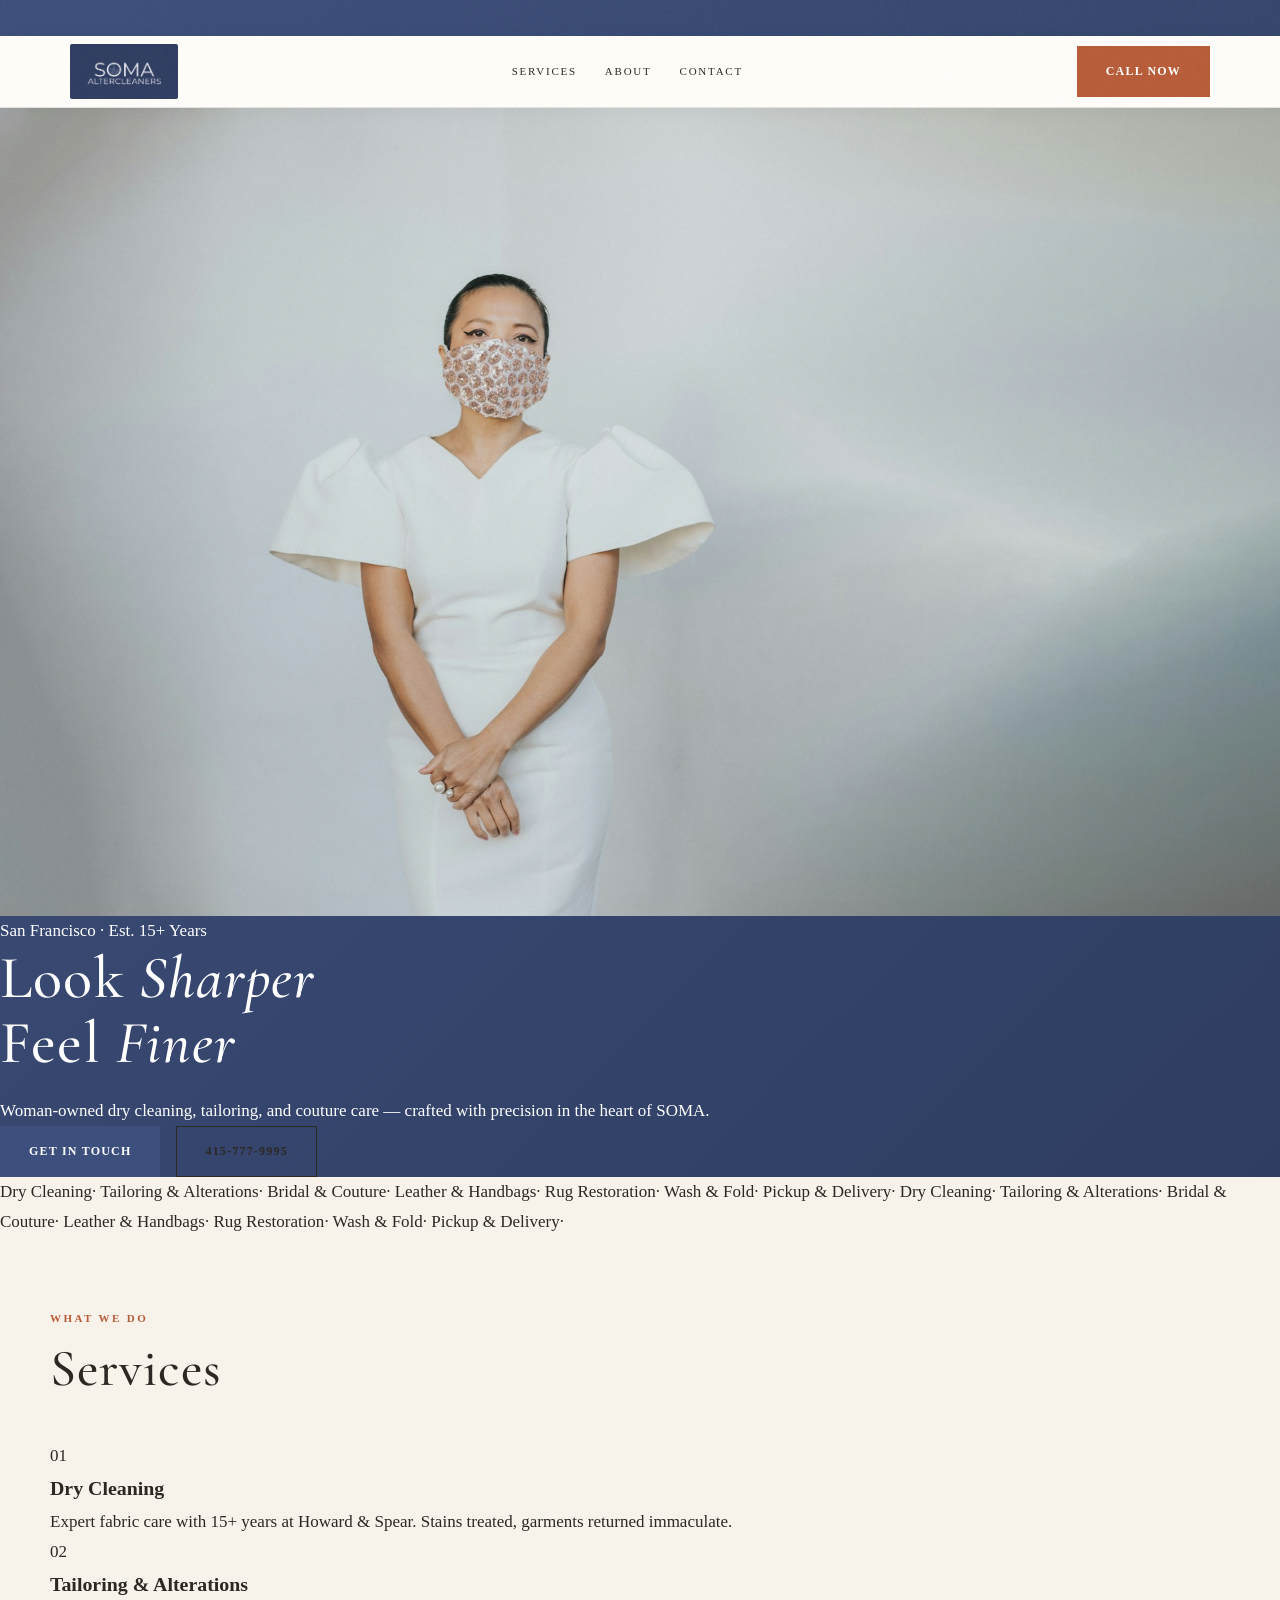
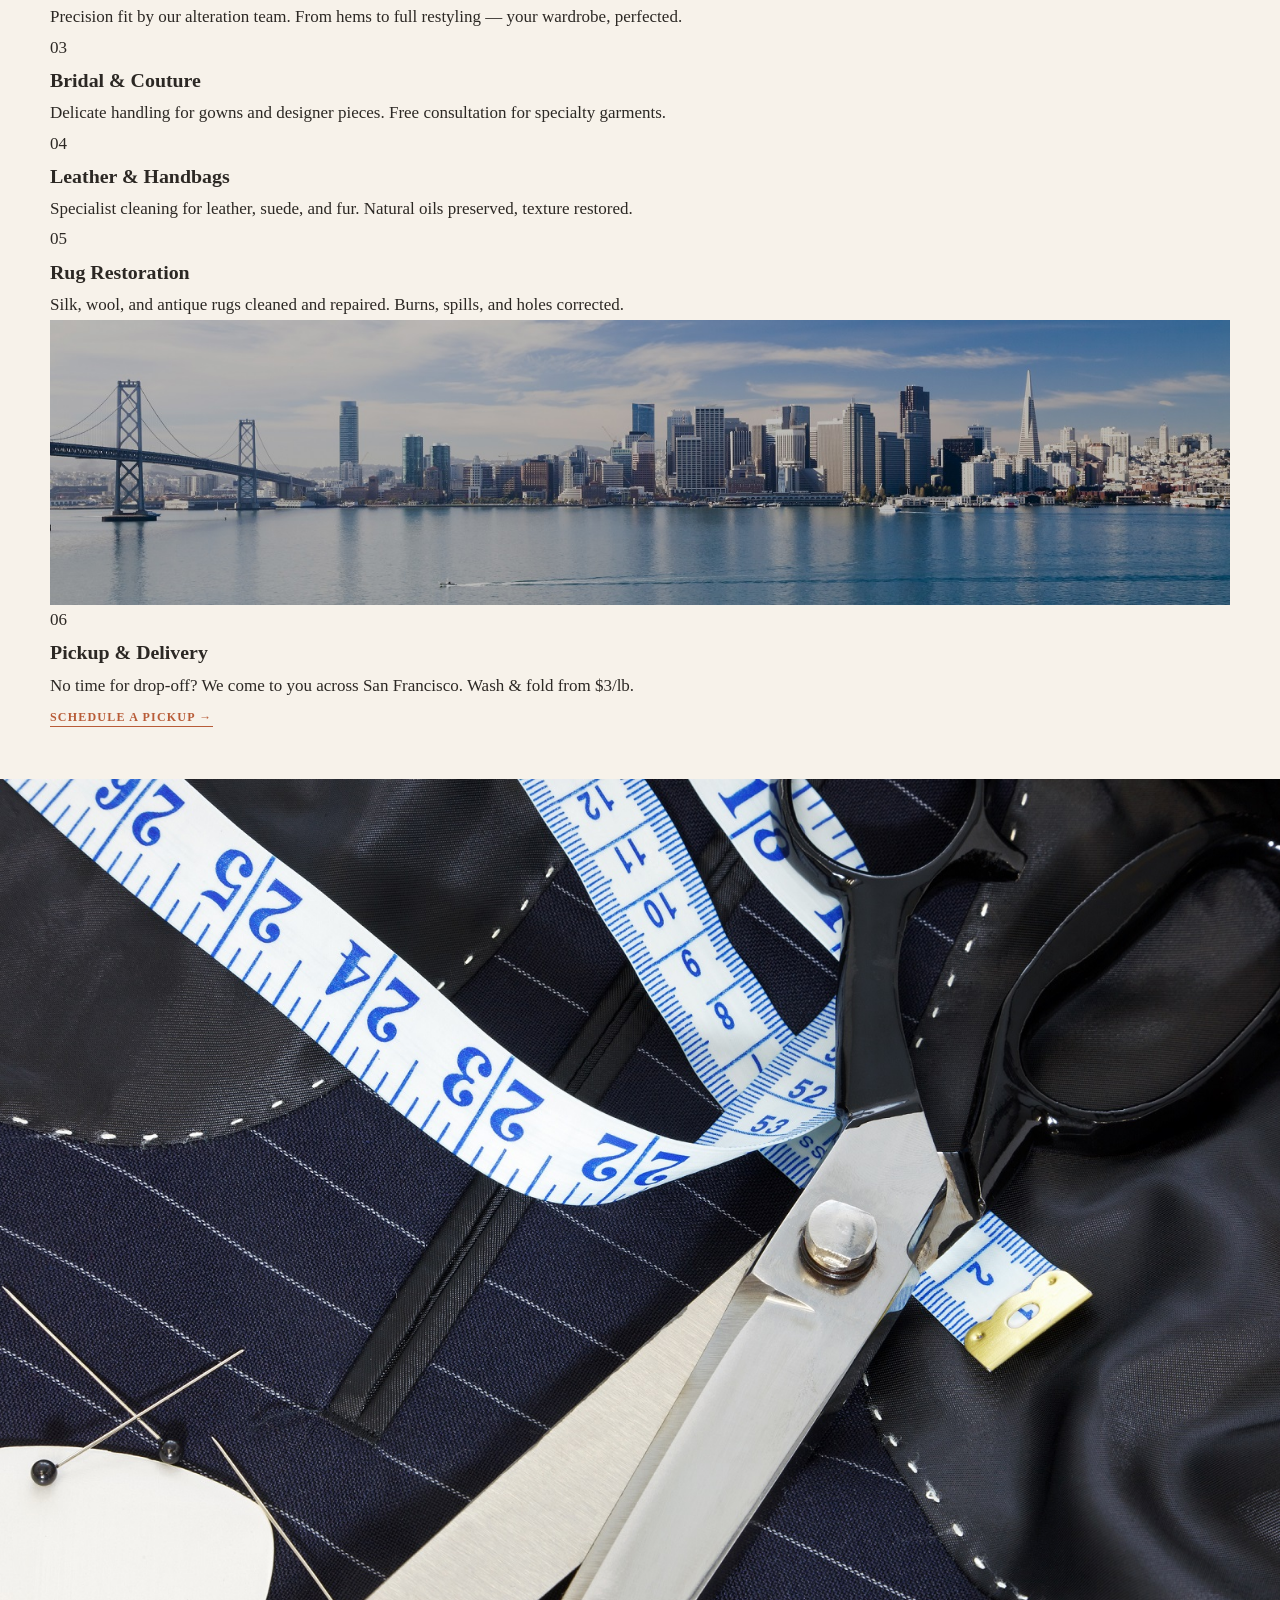
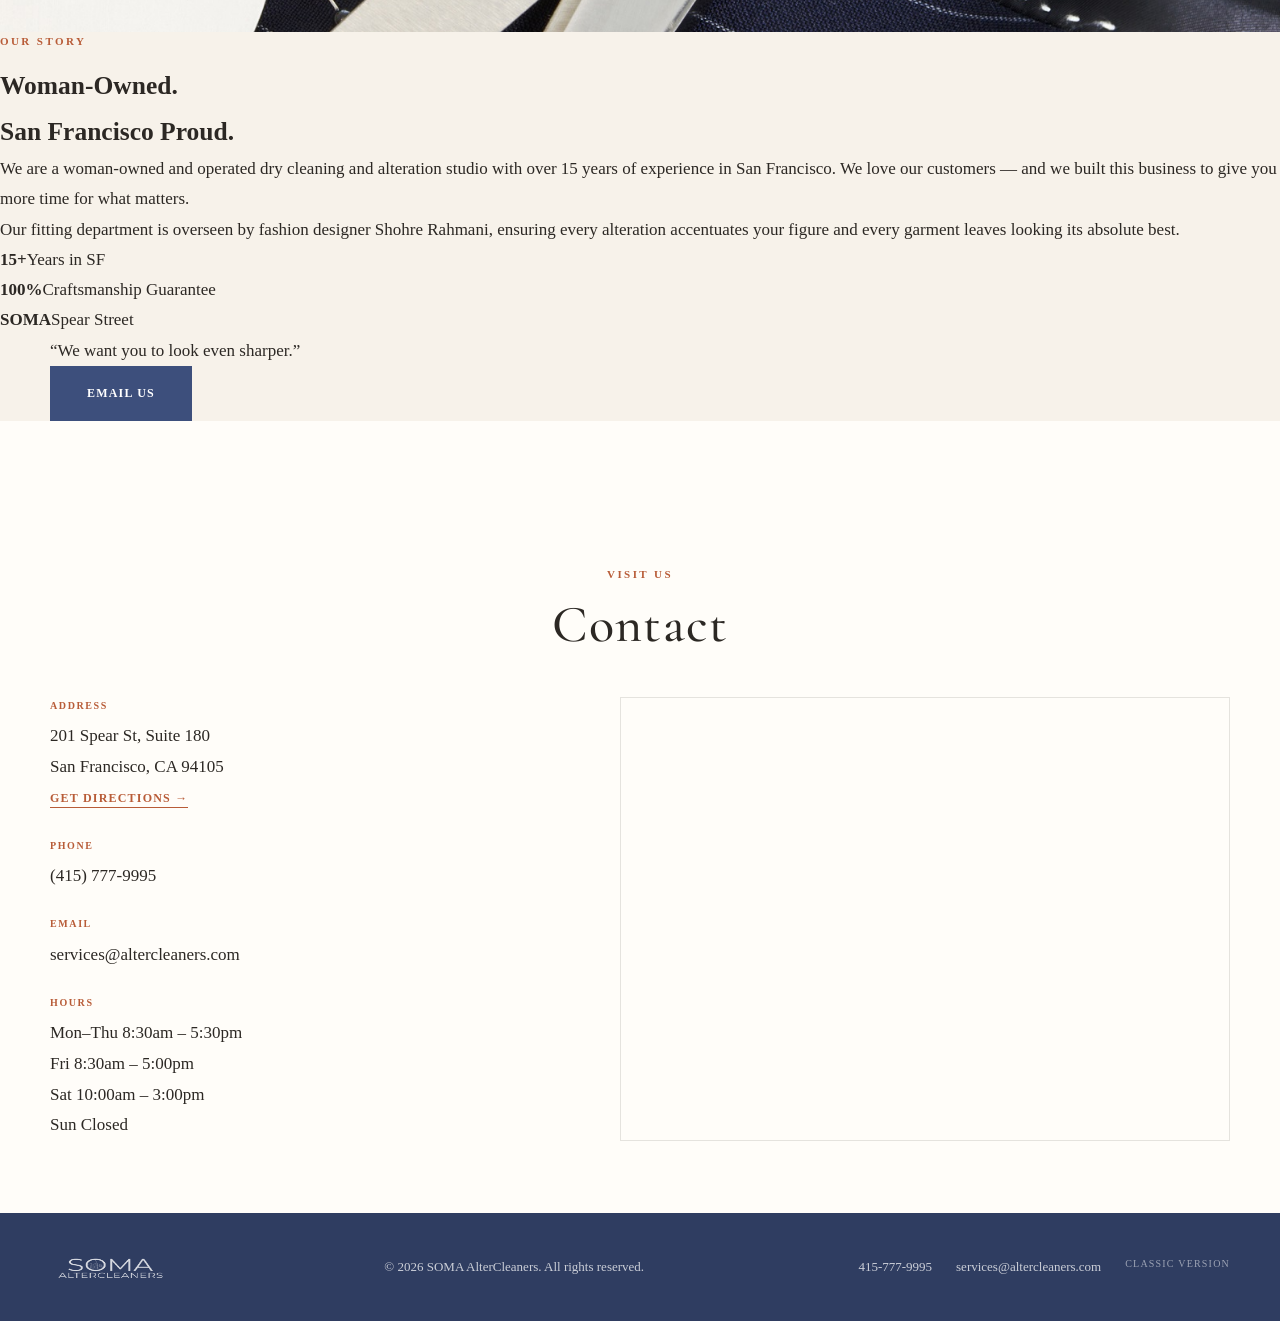
<file: altercleaners/index.html>
<!DOCTYPE html>
<html lang="en">
<head>
  <meta charset="UTF-8" />
  <meta name="viewport" content="width=device-width, initial-scale=1.0" />
  <meta name="description" content="SOMA AlterCleaners — premium dry cleaning, tailoring, and garment care in San Francisco. Woman-owned. 15+ years of excellence." />
  <title>SOMA AlterCleaners | San Francisco</title>
  <link rel="preconnect" href="https://fonts.googleapis.com" />
  <link rel="preconnect" href="https://fonts.gstatic.com" crossorigin />
  <link href="https://fonts.googleapis.com/css2?family=Cormorant+Garamond:ital,wght@0,400;0,500;0,600;1,400&family=Outfit:wght@300;400;500;600&display=swap" rel="stylesheet" />
  <link rel="stylesheet" href="css/style.css" />
</head>
<body>
  <div class="grain" aria-hidden="true"></div>

  <header class="header" id="header">
    <div class="header__inner">
      <a href="#" class="logo">
        <img src="assets/logow.png" alt="SOMA AlterCleaners" width="140" height="48" />
      </a>
      <nav class="nav" aria-label="Main">
        <a href="#services">Services</a>
        <a href="#about">About</a>
        <a href="#contact">Contact</a>
      </nav>
      <a href="tel:4157779995" class="btn btn--header">Call Now</a>
      <button class="nav-toggle" aria-label="Open menu" aria-expanded="false">
        <span></span><span></span>
      </button>
    </div>
    <div class="nav-mobile" hidden>
      <a href="#services">Services</a>
      <a href="#about">About</a>
      <a href="#contact">Contact</a>
      <a href="tel:4157779995" class="btn">415-777-9995</a>
    </div>
  </header>

  <main>
    <section class="hero">
      <div class="hero__bg">
        <img src="assets/mainimage1.jpg" alt="" />
        <div class="hero__overlay"></div>
      </div>
      <div class="hero__content">
        <p class="hero__eyebrow reveal">San Francisco · Est. 15+ Years</p>
        <h1 class="hero__title reveal">
          Look <em>Sharper</em><br />Feel <em>Finer</em>
        </h1>
        <p class="hero__lead reveal">
          Woman-owned dry cleaning, tailoring, and couture care — crafted with precision in the heart of SOMA.
        </p>
        <div class="hero__actions reveal">
          <a href="#contact" class="btn btn--primary">Get in Touch</a>
          <a href="tel:4157779995" class="btn btn--ghost">415-777-9995</a>
        </div>
      </div>
      <a href="#services" class="hero__scroll" aria-label="Scroll to services">
        <span></span>
      </a>
    </section>

    <section class="marquee" aria-hidden="true">
      <div class="marquee__track">
        <span>Dry Cleaning</span><span class="dot">·</span>
        <span>Tailoring & Alterations</span><span class="dot">·</span>
        <span>Bridal & Couture</span><span class="dot">·</span>
        <span>Leather & Handbags</span><span class="dot">·</span>
        <span>Rug Restoration</span><span class="dot">·</span>
        <span>Wash & Fold</span><span class="dot">·</span>
        <span>Pickup & Delivery</span><span class="dot">·</span>
        <span>Dry Cleaning</span><span class="dot">·</span>
        <span>Tailoring & Alterations</span><span class="dot">·</span>
        <span>Bridal & Couture</span><span class="dot">·</span>
        <span>Leather & Handbags</span><span class="dot">·</span>
        <span>Rug Restoration</span><span class="dot">·</span>
        <span>Wash & Fold</span><span class="dot">·</span>
        <span>Pickup & Delivery</span><span class="dot">·</span>
      </div>
    </section>

    <section class="services" id="services">
      <div class="container">
        <div class="section-head">
          <span class="section-head__label">What We Do</span>
          <h2 class="section-head__title">Services</h2>
        </div>
        <div class="services__grid">
          <article class="service-card">
            <span class="service-card__num">01</span>
            <h3>Dry Cleaning</h3>
            <p>Expert fabric care with 15+ years at Howard & Spear. Stains treated, garments returned immaculate.</p>
          </article>
          <article class="service-card">
            <span class="service-card__num">02</span>
            <h3>Tailoring & Alterations</h3>
            <p>Precision fit by our alteration team. From hems to full restyling — your wardrobe, perfected.</p>
          </article>
          <article class="service-card">
            <span class="service-card__num">03</span>
            <h3>Bridal & Couture</h3>
            <p>Delicate handling for gowns and designer pieces. Free consultation for specialty garments.</p>
          </article>
          <article class="service-card">
            <span class="service-card__num">04</span>
            <h3>Leather & Handbags</h3>
            <p>Specialist cleaning for leather, suede, and fur. Natural oils preserved, texture restored.</p>
          </article>
          <article class="service-card">
            <span class="service-card__num">05</span>
            <h3>Rug Restoration</h3>
            <p>Silk, wool, and antique rugs cleaned and repaired. Burns, spills, and holes corrected.</p>
          </article>
          <article class="service-card service-card--featured">
            <div class="service-card__image">
              <img src="assets/sanfrancisco.jpg" alt="San Francisco skyline" />
            </div>
            <div class="service-card__body">
              <span class="service-card__num">06</span>
              <h3>Pickup & Delivery</h3>
              <p>No time for drop-off? We come to you across San Francisco. Wash & fold from $3/lb.</p>
              <a href="#contact" class="link-arrow">Schedule a pickup →</a>
            </div>
          </article>
        </div>
      </div>
    </section>

    <section class="about" id="about">
      <div class="about__visual">
        <img src="assets/alter33.jpg" alt="Tailoring and garment care" />
        <div class="about__frame"></div>
      </div>
      <div class="about__content">
        <span class="section-head__label">Our Story</span>
        <h2 class="about__title">Woman-Owned.<br />San Francisco Proud.</h2>
        <p>
          We are a woman-owned and operated dry cleaning and alteration studio with over 15 years of experience in San Francisco. We love our customers — and we built this business to give you more time for what matters.
        </p>
        <p>
          Our fitting department is overseen by fashion designer Shohre Rahmani, ensuring every alteration accentuates your figure and every garment leaves looking its absolute best.
        </p>
        <ul class="about__stats">
          <li><strong>15+</strong><span>Years in SF</span></li>
          <li><strong>100%</strong><span>Craftsmanship Guarantee</span></li>
          <li><strong>SOMA</strong><span>Spear Street</span></li>
        </ul>
      </div>
    </section>

    <section class="cta">
      <div class="container cta__inner">
        <blockquote class="cta__quote">
          “We want you to look even sharper.”
        </blockquote>
        <a href="mailto:services@altercleaners.com" class="btn btn--primary btn--large">Email Us</a>
      </div>
    </section>

    <section class="contact" id="contact">
      <div class="container">
        <div class="section-head section-head--center">
          <span class="section-head__label">Visit Us</span>
          <h2 class="section-head__title">Contact</h2>
        </div>
        <div class="contact__grid">
          <div class="contact__info">
            <div class="contact__block">
              <h3>Address</h3>
              <p>
                201 Spear St, Suite 180<br />
                San Francisco, CA 94105
              </p>
              <a href="https://maps.google.com/?q=201+Spear+Street+San+Francisco+CA+94105" target="_blank" rel="noopener" class="link-arrow">Get directions →</a>
            </div>
            <div class="contact__block">
              <h3>Phone</h3>
              <p><a href="tel:4157779995">(415) 777-9995</a></p>
            </div>
            <div class="contact__block">
              <h3>Email</h3>
              <p><a href="mailto:services@altercleaners.com">services@altercleaners.com</a></p>
            </div>
            <div class="contact__block">
              <h3>Hours</h3>
              <p>
                Mon–Thu 8:30am – 5:30pm<br />
                Fri 8:30am – 5:00pm<br />
                Sat 10:00am – 3:00pm<br />
                Sun Closed
              </p>
            </div>
          </div>
          <div class="contact__map">
            <iframe
              title="SOMA AlterCleaners location"
              src="https://www.google.com/maps/embed?pb=!1m18!1m12!1m3!1d3152.9476276267023!2d-122.39420388440692!3d37.79126711898299!2m3!1f0!2f0!3f0!3m2!1i1024!2i768!4f13.1!3m3!1m2!1s0x8085806517720279%3A0xad77dd56d47ddd5f!2s201+Spear+Street!5e0!3m2!1sen!2sus!4v1566231385126!5m2!1sen!2sus"
              width="100%"
              height="100%"
              style="border:0"
              allowfullscreen=""
              loading="lazy"
              referrerpolicy="no-referrer-when-downgrade"
            ></iframe>
          </div>
        </div>
      </div>
    </section>
  </main>

  <footer class="footer">
    <div class="container footer__inner">
      <img src="assets/logow.png" alt="SOMA AlterCleaners" class="footer__logo" width="120" />
      <p class="footer__copy">© 2026 SOMA AlterCleaners. All rights reserved.</p>
      <div class="footer__links">
        <a href="tel:4157779995">415-777-9995</a>
        <a href="mailto:services@altercleaners.com">services@altercleaners.com</a>
        <a href="classic/" class="theme-link">Classic version</a>
      </div>
    </div>
  </footer>

  <script src="js/main.js"></script>
</body>
</html>
</file>
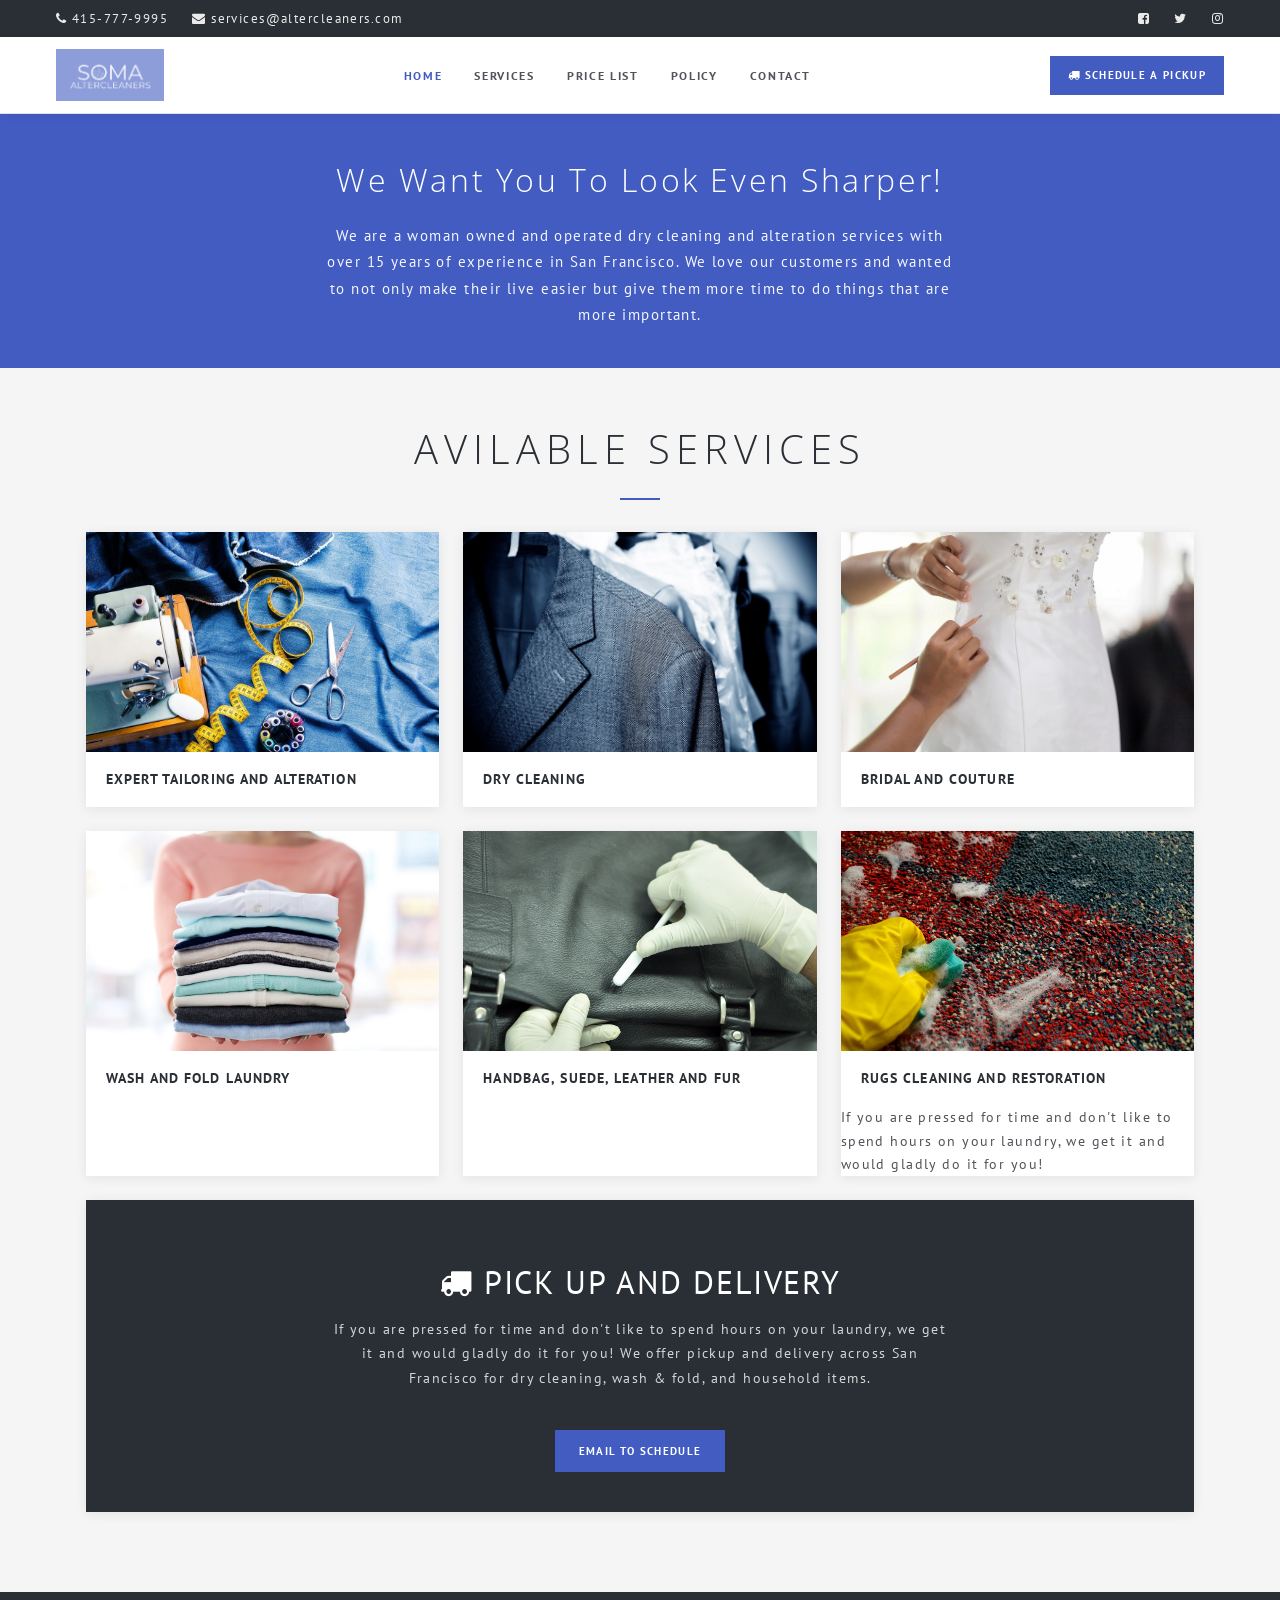
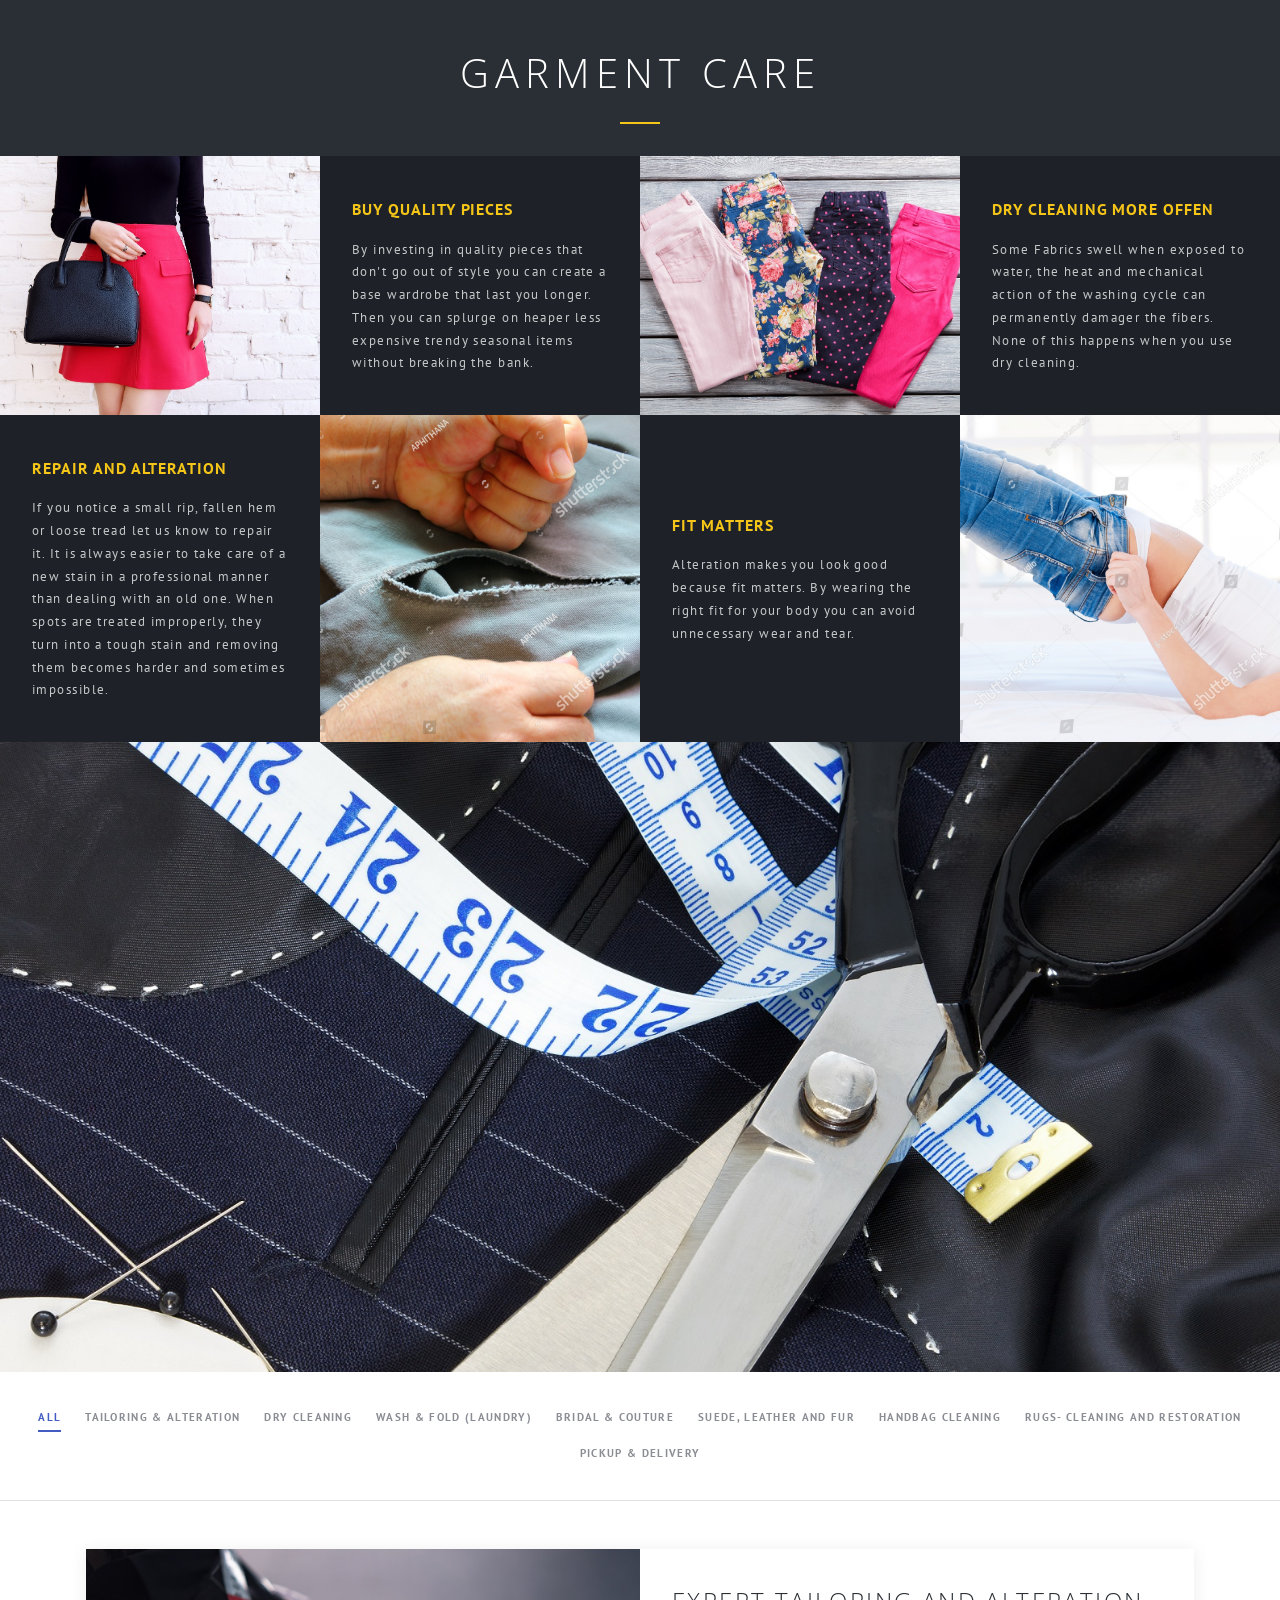
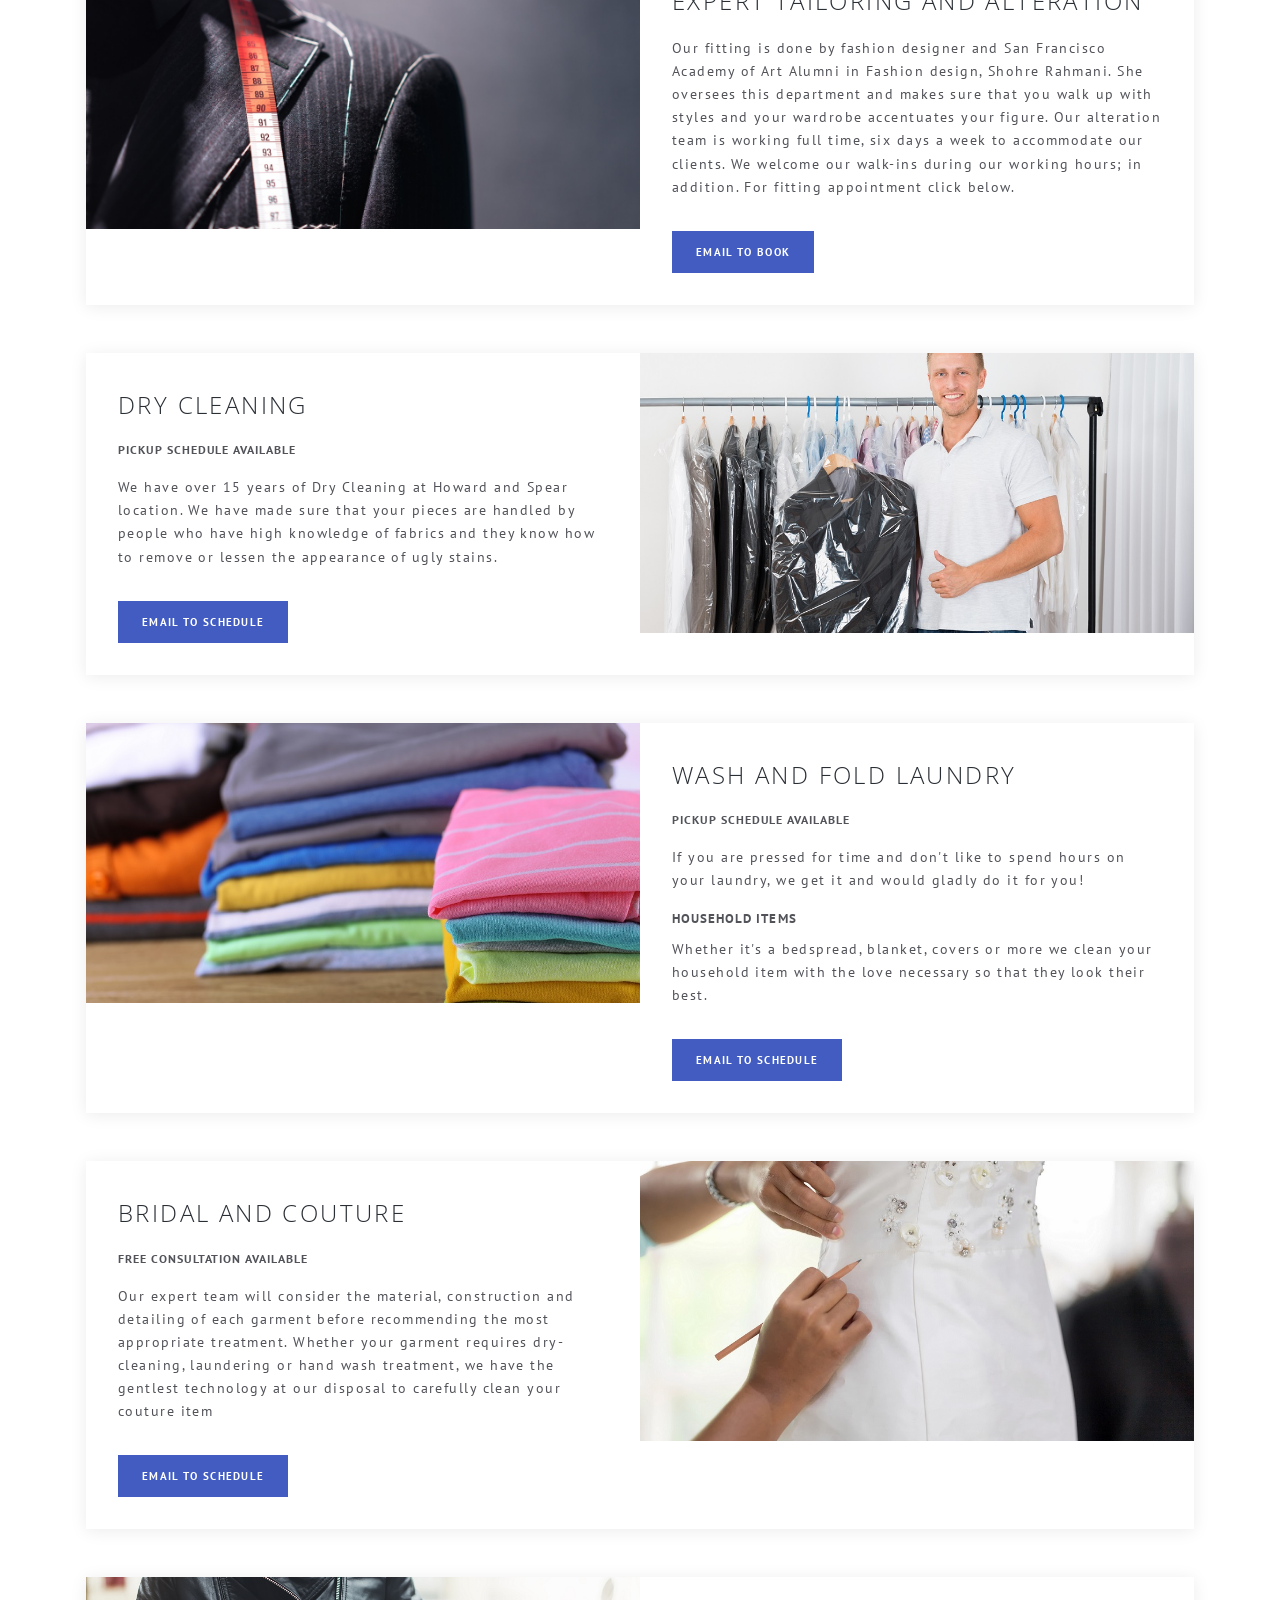
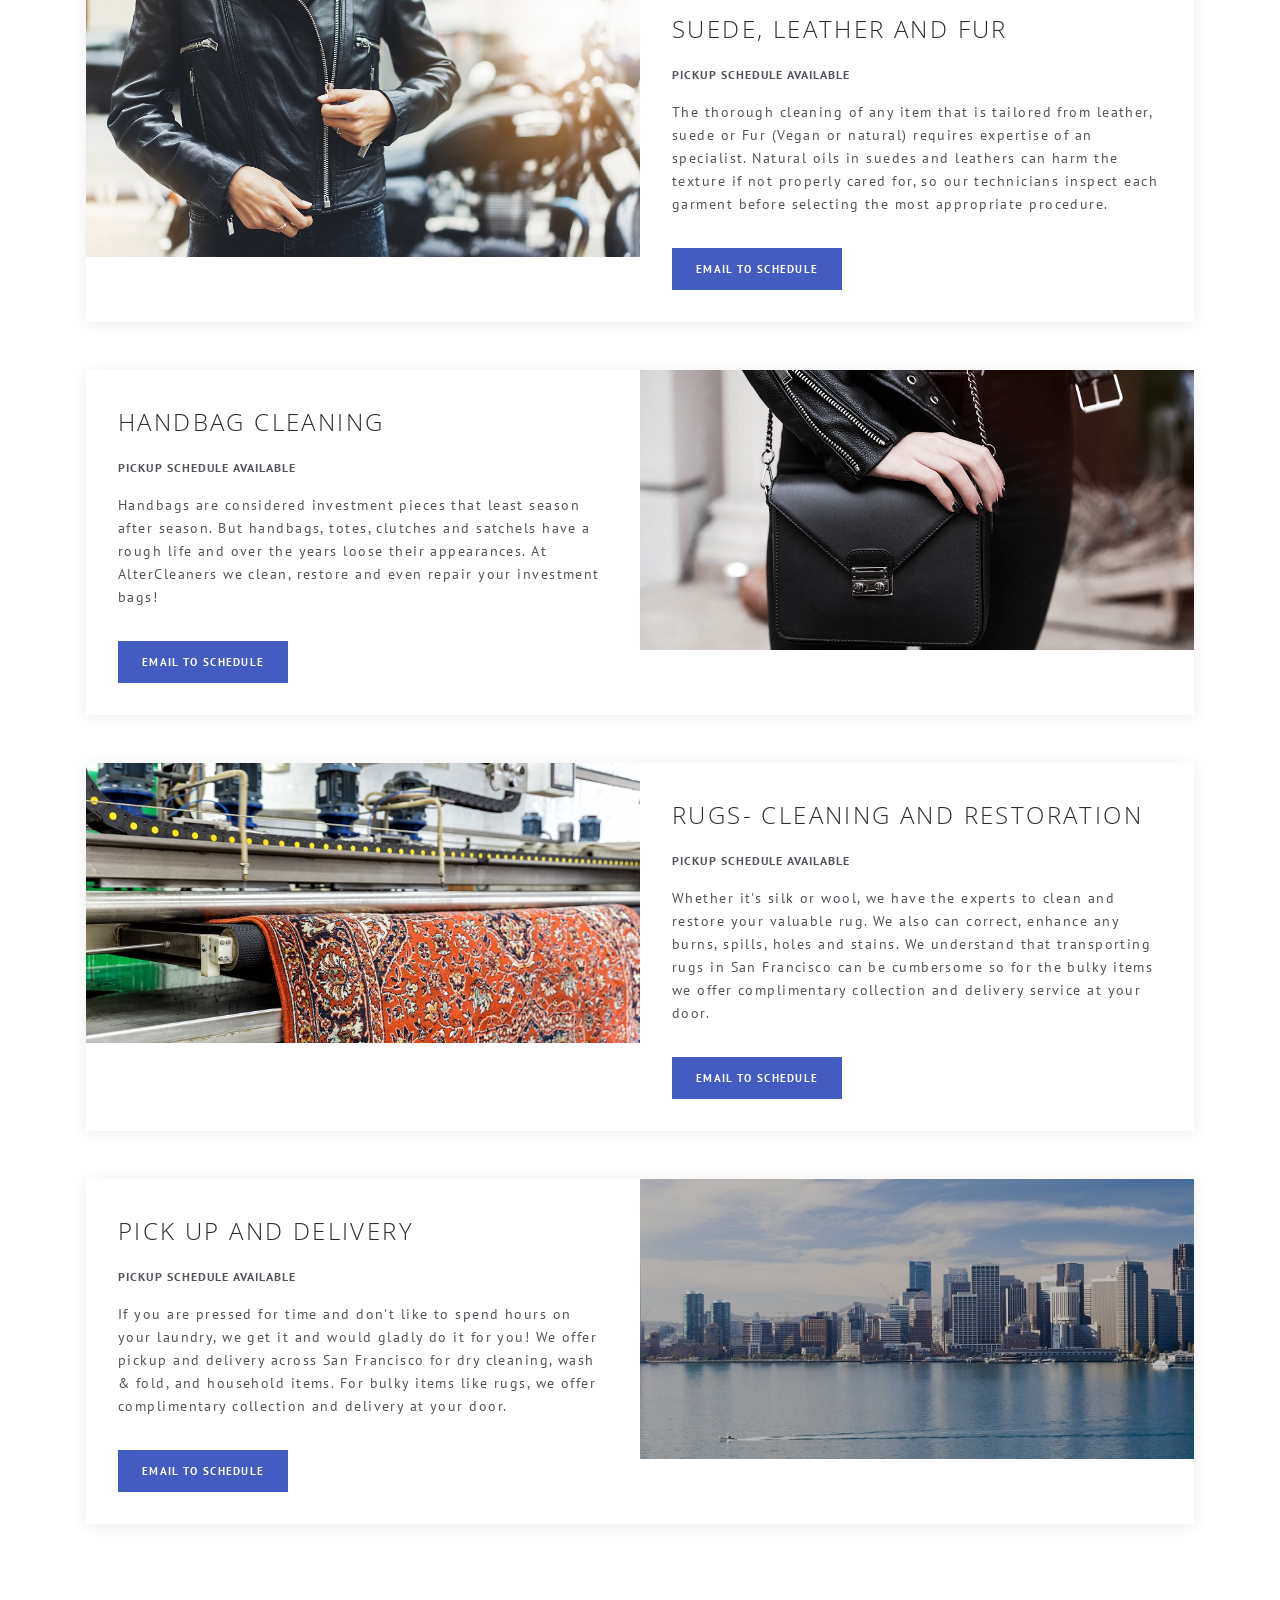
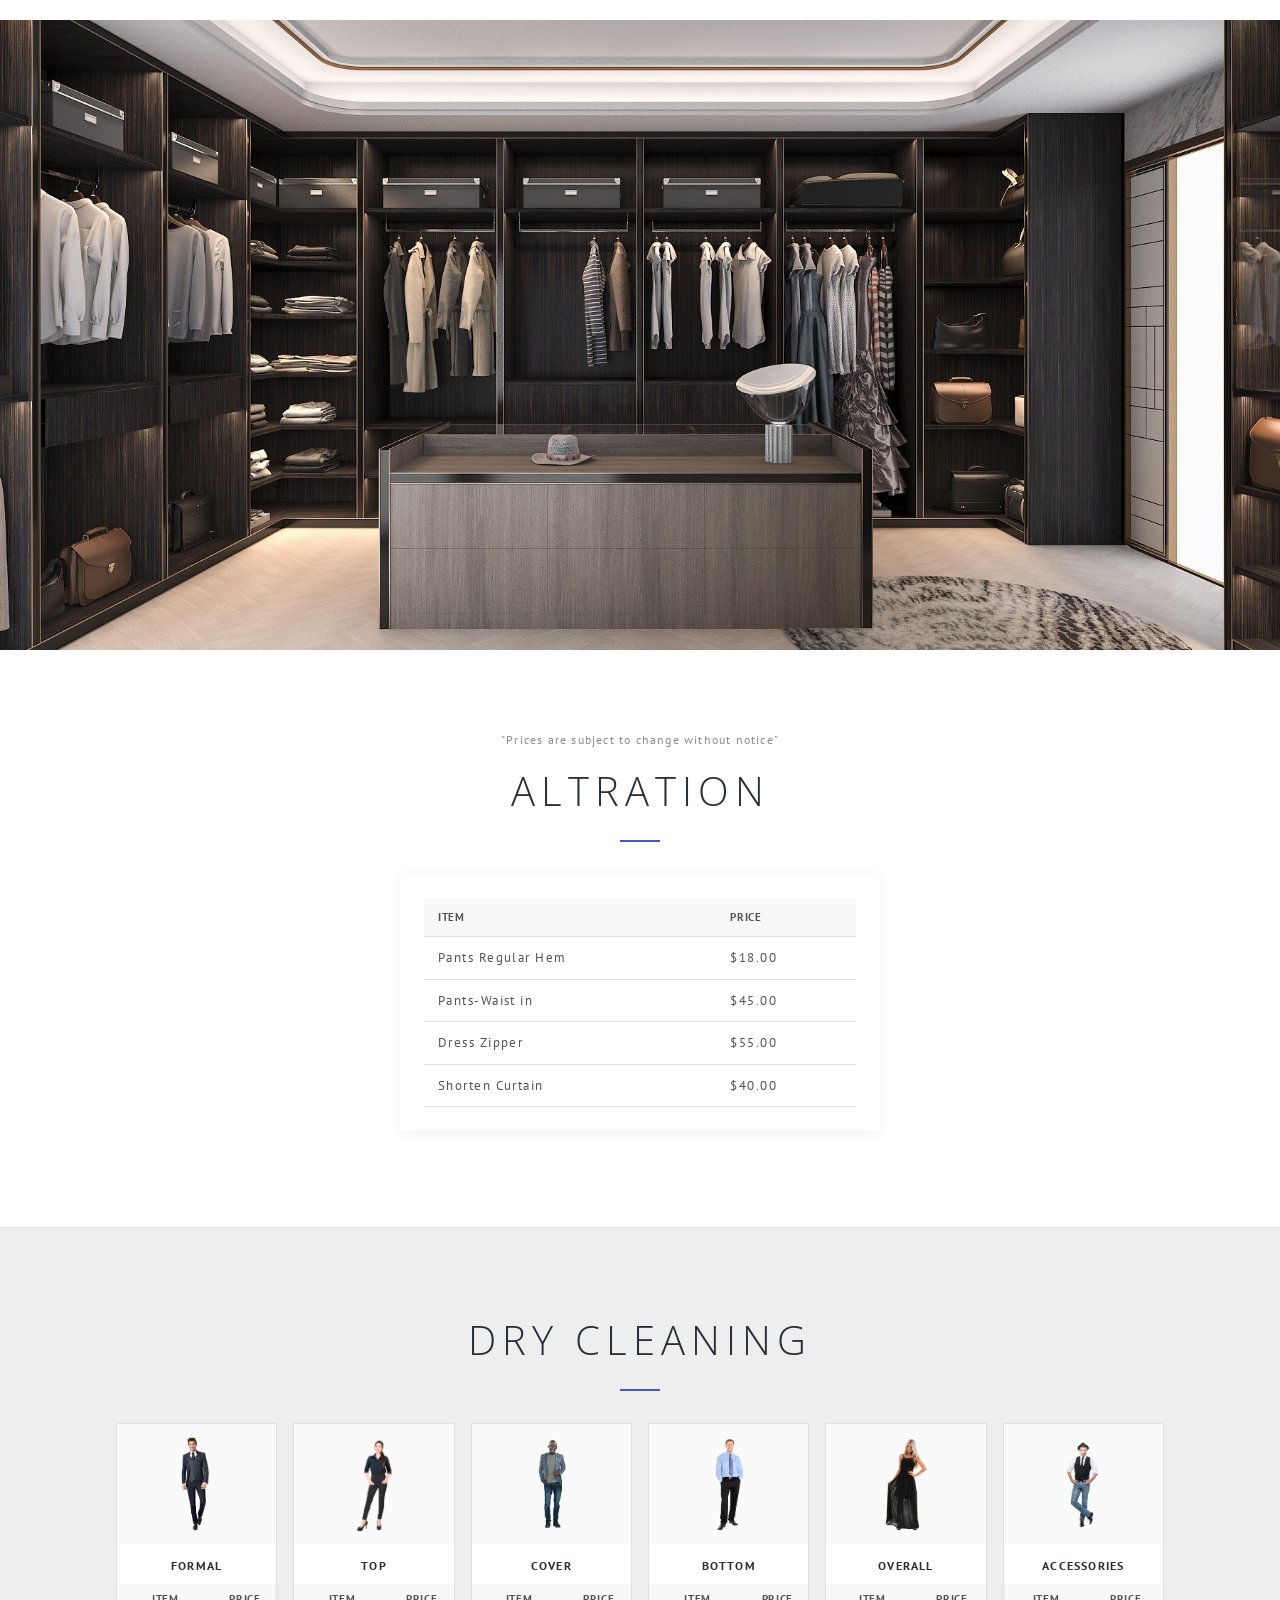
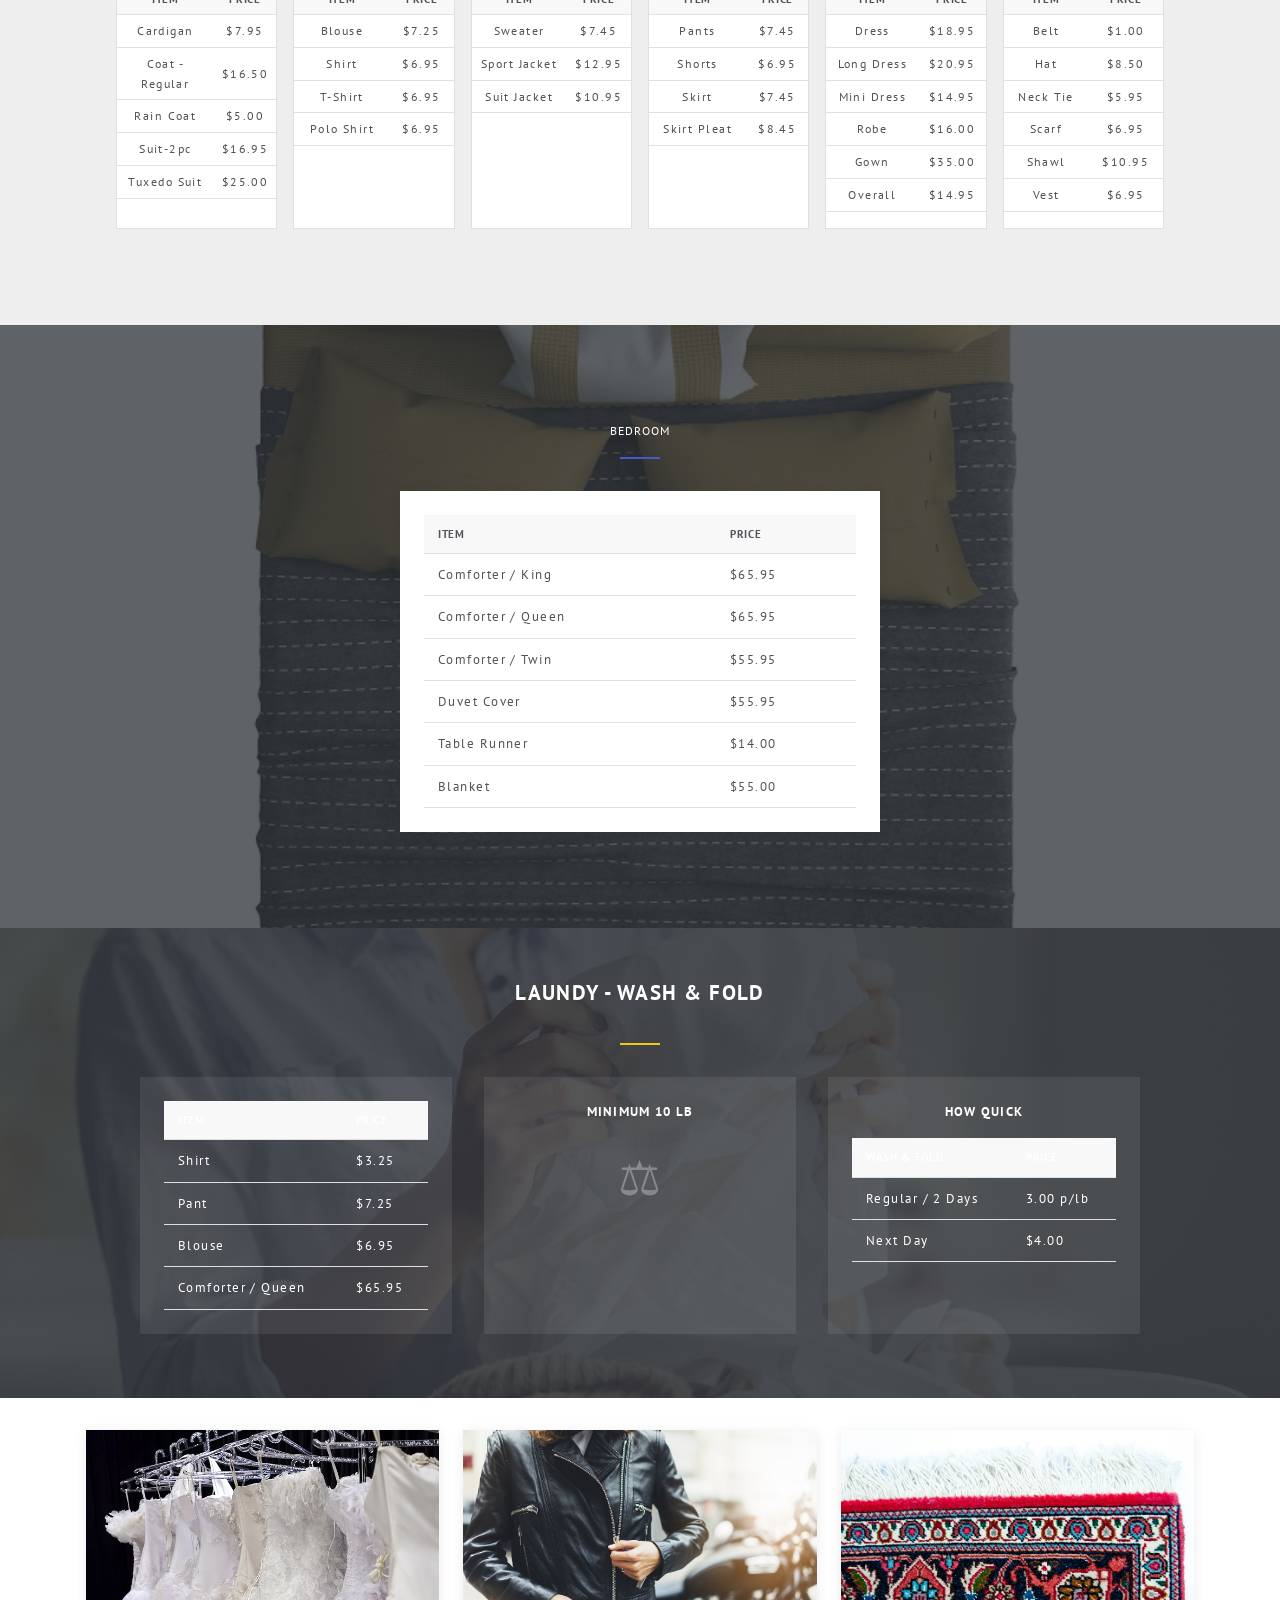
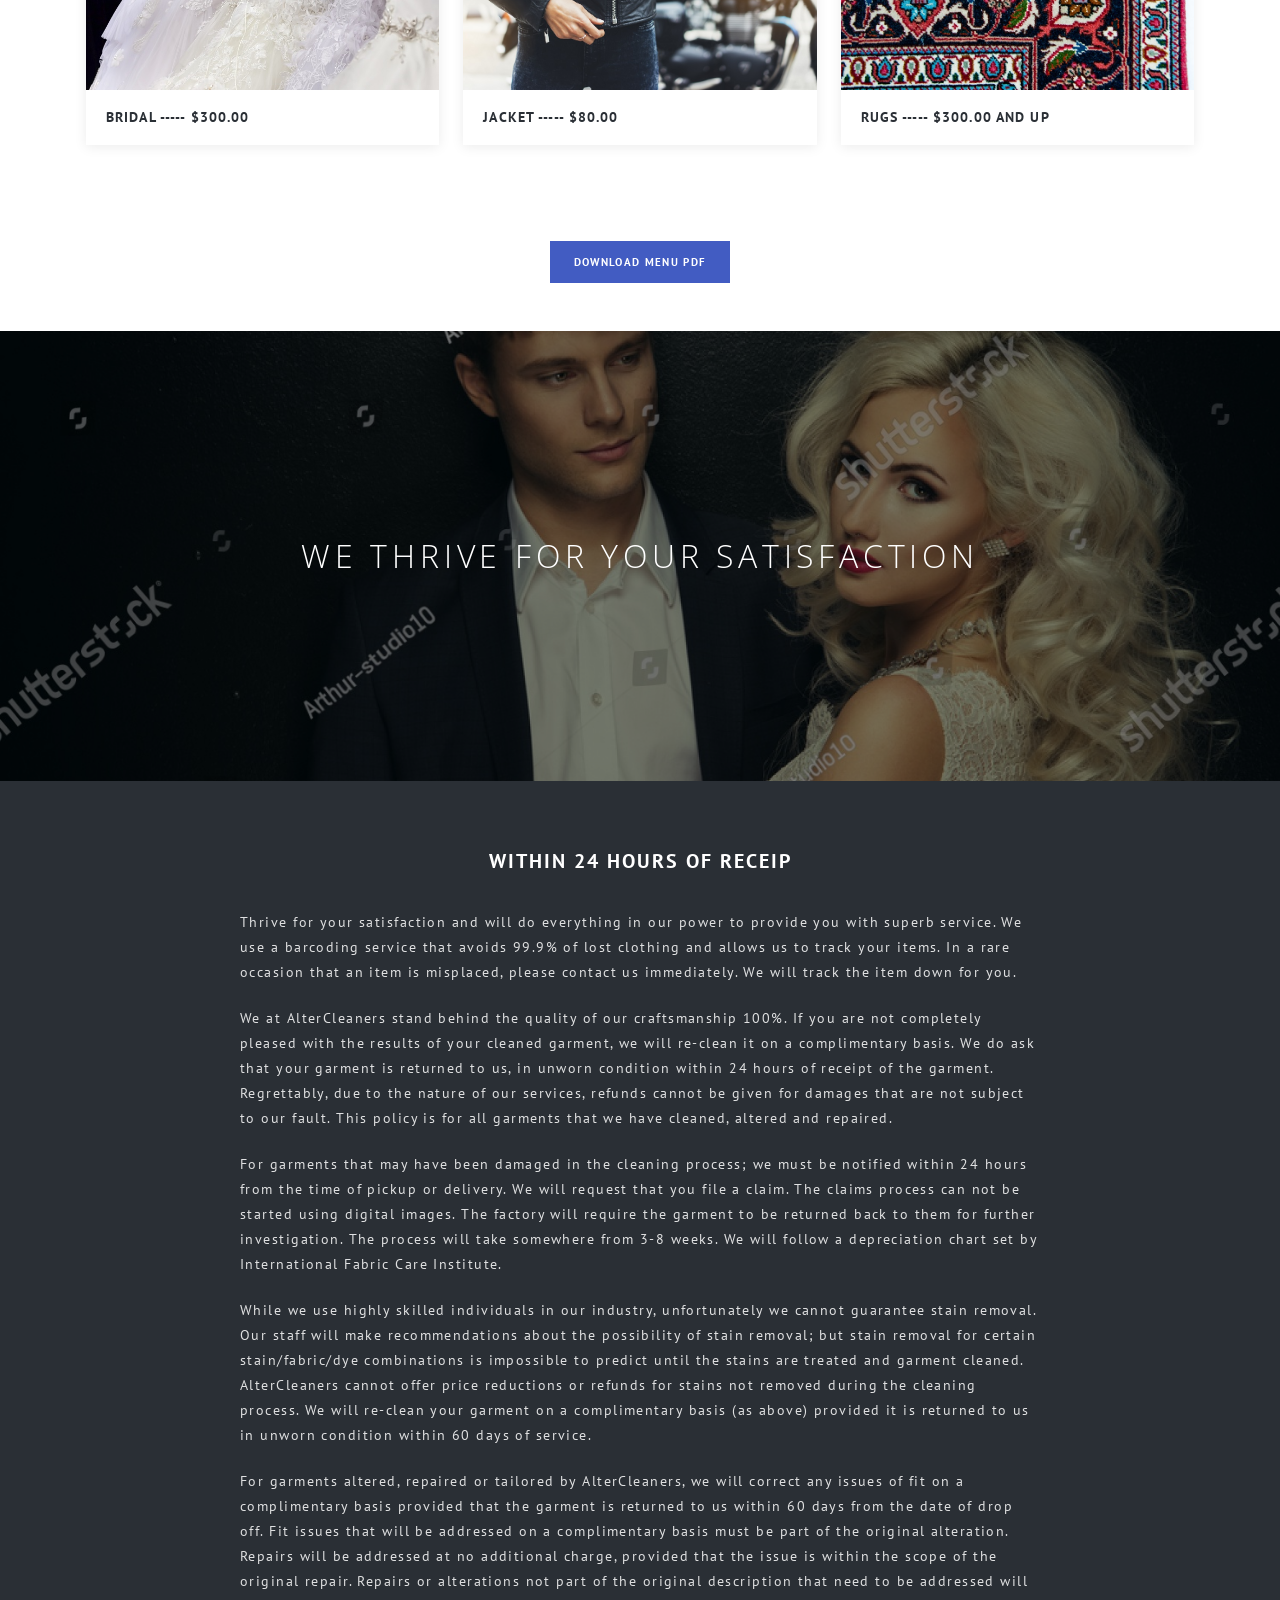
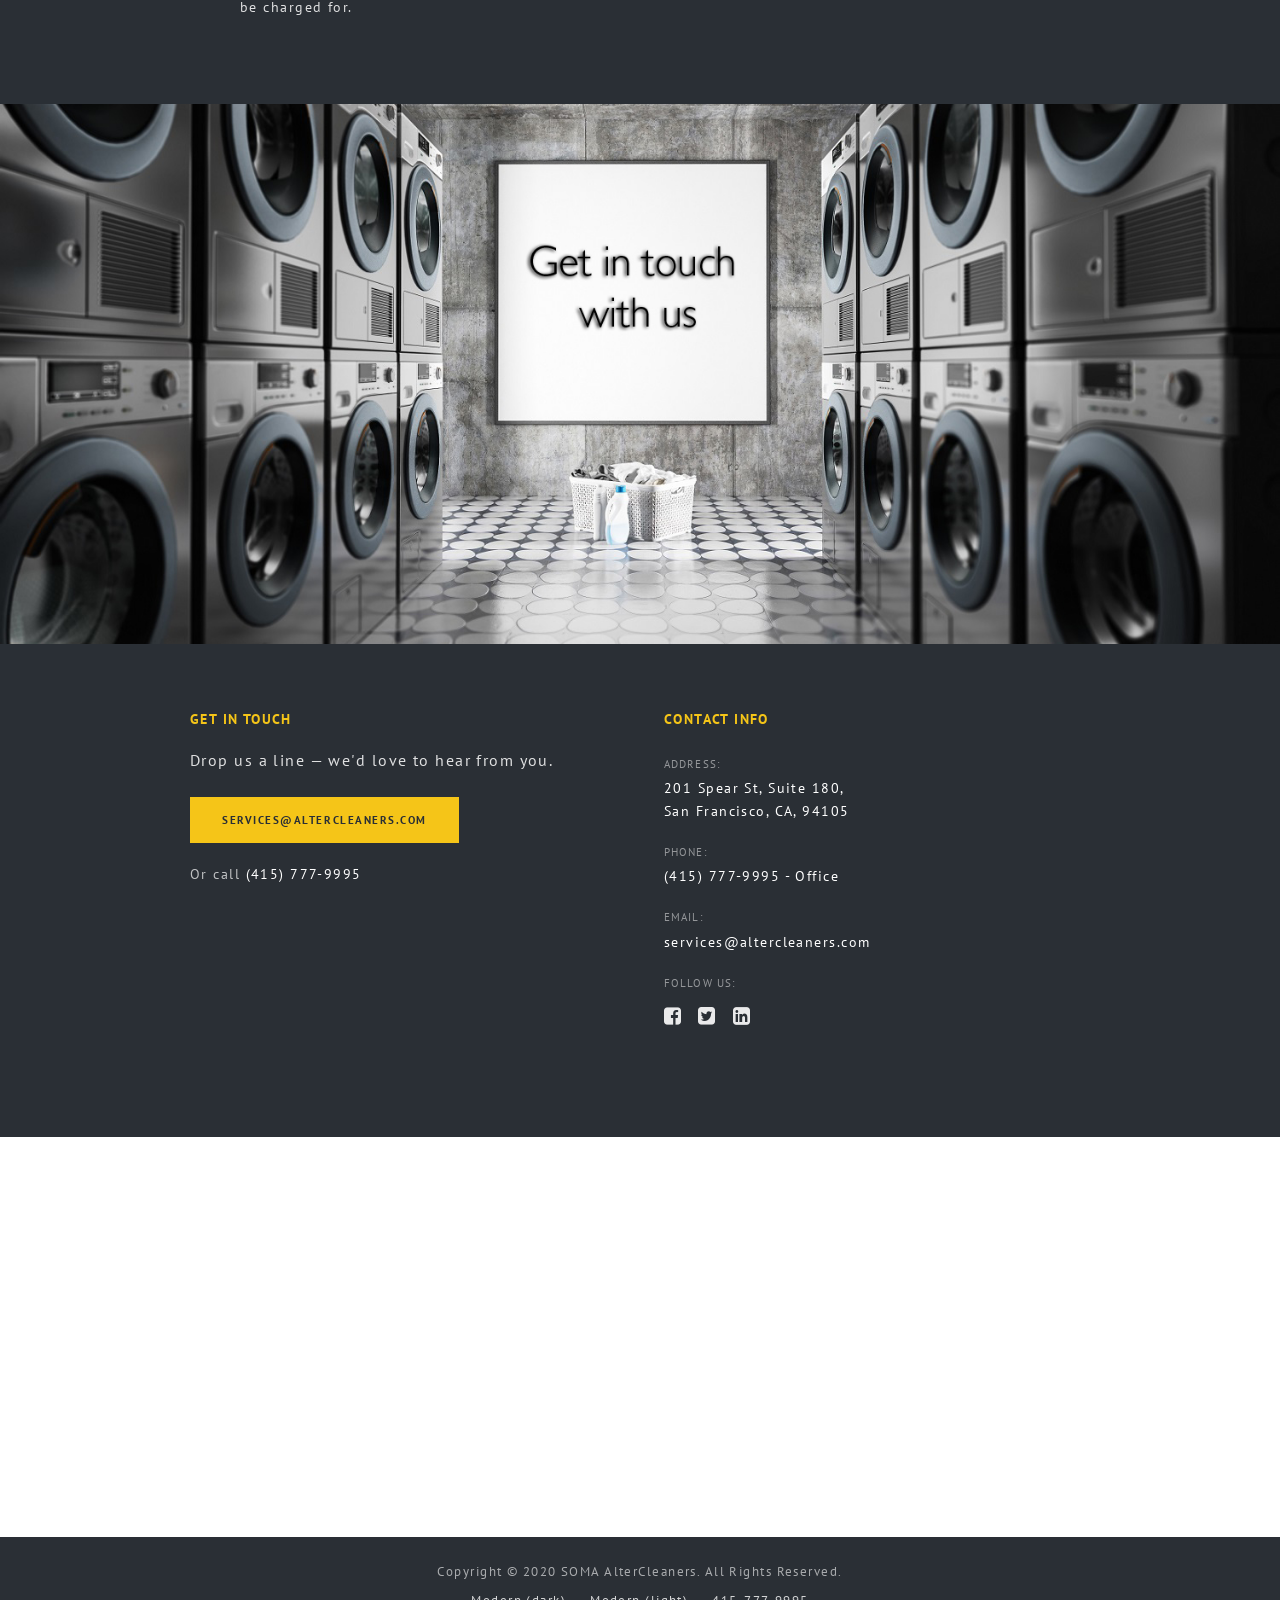
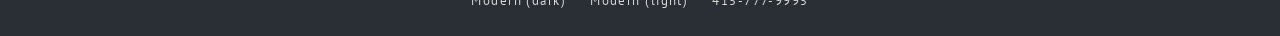
<file: altercleaners/classic/index.html>
<!DOCTYPE html>
<html lang="en">
<head>
  <meta charset="UTF-8" />
  <meta name="viewport" content="width=device-width, initial-scale=1.0" />
  <meta name="description" content="SOMA AlterCleaners — dry cleaning, tailoring, and garment care in San Francisco. Classic site." />
  <meta http-equiv="Cache-Control" content="no-cache, no-store, must-revalidate" />
  <meta http-equiv="Pragma" content="no-cache" />
  <meta http-equiv="Expires" content="0" />
  <title>SOMA AlterCleaners | San Francisco</title>
  <link rel="stylesheet" href="https://cdnjs.cloudflare.com/ajax/libs/font-awesome/4.7.0/css/font-awesome.min.css" />
  <link rel="stylesheet" href="css/style.css?v=5" />
  <style>
    /* Force-remove legacy black hero if cached */
    .hero-home, .hero-home__canvas, .hero-home__scroll { display: none !important; height: 0 !important; min-height: 0 !important; }
    #home.intro-banner {
      background: #425cc2;
      color: #fff;
      text-align: center;
      padding: 2.5rem 1.25rem;
    }
    #home.intro-banner h2 {
      font-family: "Open Sans", sans-serif;
      font-size: clamp(1.35rem, 3vw, 2rem);
      font-weight: 300;
      letter-spacing: 0.08em;
      margin-bottom: 1rem;
    }
    #home.intro-banner p {
      max-width: 640px;
      margin: 0 auto;
      font-size: 15px;
      line-height: 1.75;
      opacity: 0.95;
    }
  </style>
</head>
<body>

  <header class="header-v2">
    <div class="top-header">
      <div class="container-fluid">
        <ul class="contacts">
          <li><i class="fa fa-phone"></i> 415-777-9995</li>
          <li><a href="mailto:services@altercleaners.com"><i class="fa fa-envelope"></i> services@altercleaners.com</a></li>
        </ul>
        <ul class="socials">
          <li><a href="#"><i class="fa fa-facebook-square"></i></a></li>
          <li><a href="#"><i class="fa fa-twitter"></i></a></li>
          <li><a href="#"><i class="fa fa-instagram"></i></a></li>
        </ul>
      </div>
    </div>
    <div class="bottom-header">
      <div class="container-fluid">
        <a href="#home" class="logo">
          <img src="assets/logow.png" alt="SOMA AlterCleaners" />
        </a>
        <nav class="main-nav" aria-label="Main">
          <ul>
            <li><a href="#home" class="active">Home</a></li>
            <li><a href="#services">Services</a></li>
            <li><a href="#prices">Price List</a></li>
            <li><a href="#policy">Policy</a></li>
            <li><a href="#contact">Contact</a></li>
          </ul>
        </nav>
        <a href="mailto:services@altercleaners.com?subject=Schedule%20a%20Pickup" class="btn-schedule"><i class="fa fa-truck"></i> Schedule a Pickup</a>
        <button class="nav-toggle" aria-label="Menu"><span></span><span></span><span></span></button>
      </div>
      <nav class="mobile-nav" aria-label="Mobile">
        <a href="#home">Home</a>
        <a href="#services">Services</a>
        <a href="#prices">Price List</a>
        <a href="#policy">Policy</a>
        <a href="#contact">Contact</a>
        <a href="mailto:services@altercleaners.com?subject=Schedule%20a%20Pickup">Schedule Pickup</a>
        <a href="tel:4157779995">415-777-9995</a>
      </nav>
    </div>
  </header>

  <main>
    <!-- HOME -->
    <section id="home" class="intro-banner">
      <h2>We Want You To Look Even Sharper!</h2>
      <p>We are a woman owned and operated dry cleaning and alteration services with over 15 years of experience in San Francisco. We love our customers and wanted to not only make their live easier but give them more time to do things that are more important.</p>
    </section>

    <section class="bg-alfa">
      <div class="section-header">
        <h2>AVILABLE SERVICES</h2>
        <span><i></i></span>
      </div>
      <div class="portfolio-grid">
        <article class="portfolio-box">
          <div class="cover"><a href="#services"><img src="assets/alter.jpg" alt="Expert tailoring and alteration" /></a></div>
          <h6 class="title">Expert tailoring and alteration</h6>
        </article>
        <article class="portfolio-box">
          <div class="cover"><a href="#services"><img src="assets/dry.jpg" alt="Dry Cleaning" /></a></div>
          <h6 class="title">Dry Cleaning</h6>
        </article>
        <article class="portfolio-box">
          <div class="cover"><a href="#services"><img src="assets/bridal.jpg" alt="Bridal and Couture" /></a></div>
          <h6 class="title">Bridal and Couture</h6>
        </article>
        <article class="portfolio-box">
          <div class="cover"><a href="#services"><img src="assets/fold.jpg" alt="Wash and Fold Laundry" /></a></div>
          <h6 class="title">Wash and Fold Laundry</h6>
        </article>
        <article class="portfolio-box">
          <div class="cover"><a href="#services"><img src="assets/bag.jpg" alt="Handbag, Suede, Leather and Fur" /></a></div>
          <h6 class="title">Handbag, Suede, Leather and Fur</h6>
        </article>
        <article class="portfolio-box">
          <div class="cover"><a href="#services"><img src="assets/rug.jpg" alt="Rugs Cleaning and Restoration" /></a></div>
          <h6 class="title">Rugs Cleaning and Restoration</h6>
          <p>If you are pressed for time and don't like to spend hours on your laundry, we get it and would gladly do it for you!</p>
        </article>
        <article class="portfolio-box portfolio-box--wide portfolio-box--pickup">
          <h6 class="title"><i class="fa fa-truck"></i> Pick up and Delivery</h6>
          <p class="pickup-copy">If you are pressed for time and don't like to spend hours on your laundry, we get it and would gladly do it for you! We offer pickup and delivery across San Francisco for dry cleaning, wash &amp; fold, and household items.</p>
          <a href="mailto:services@altercleaners.com?subject=Schedule%20a%20Pickup" class="btn-primary btn-primary--on-dark">Email to Schedule</a>
        </article>
      </div>
    </section>

    <section class="garment-care">
      <div class="section-header">
        <h2>GARMENT CARE</h2>
        <span><i></i></span>
      </div>
      <div class="garment-grid">
        <img src="assets/quality.jpg" alt="Buy quality pieces" />
        <div class="about-item">
          <h4>Buy quality pieces</h4>
          <p class="description">By investing in quality pieces that don't go out of style you can create a base wardrobe that last you longer. Then you can splurge on heaper less expensive trendy seasonal items without breaking the bank.</p>
        </div>
        <img src="assets/dry15.jpg" alt="Dry Cleaning more often" />
        <div class="about-item">
          <h4>Dry Cleaning more offen</h4>
          <p class="description">Some Fabrics swell when exposed to water, the heat and mechanical action of the washing cycle can permanently damager the fibers. None of this happens when you use dry cleaning.</p>
        </div>
        <div class="about-item">
          <h4>Repair and Alteration</h4>
          <p class="description">If you notice a small rip, fallen hem or loose tread let us know to repair it. It is always easier to take care of a new stain in a professional manner than dealing with an old one. When spots are treated improperly, they turn into a tough stain and removing them becomes harder and sometimes impossible.</p>
        </div>
        <img src="assets/repair.jpg" alt="Repair and Alteration" />
        <div class="about-item">
          <h4>Fit matters</h4>
          <p class="description">Alteration makes you look good because fit matters. By wearing the right fit for your body you can avoid unnecessary wear and tear.</p>
        </div>
        <img src="assets/tight.jpg" alt="Fit matters" />
      </div>
    </section>

    <!-- SERVICES -->
    <section id="services">
      <div class="hero-section">
        <img src="assets/alter33.jpg" alt="Services" />
      </div>
      <div class="service-filters">
        <a href="#" class="active" data-filter="all">all</a>
        <a href="#" data-filter="tailoring">Tailoring &amp; Alteration</a>
        <a href="#" data-filter="dryCleaning">DRY CLEANING</a>
        <a href="#" data-filter="washFold">WASH &amp; FOLD (Laundry)</a>
        <a href="#" data-filter="bridalCouture">BRIDAL &amp; COUTURE</a>
        <a href="#" data-filter="leatherCleaning">SUEDE, LEATHER AND FUR</a>
        <a href="#" data-filter="bagsCleaning">HANDBAG CLEANING</a>
        <a href="#" data-filter="rugsCleaning">RUGS- CLEANING AND RESTORATION</a>
        <a href="#" data-filter="pickups">PICKUP &amp; DELIVERY</a>
      </div>
      <div class="container" style="padding: 3rem 1rem;">

        <article class="service-block" data-category="tailoring">
          <img src="assets/alter1.jpg" alt="Expert tailoring and alteration" />
          <div class="service-block__body">
            <h3>Expert tailoring and alteration</h3>
            <p>Our fitting is done by fashion designer and San Francisco Academy of Art Alumni in Fashion design, Shohre Rahmani. She oversees this department and makes sure that you walk up with styles and your wardrobe accentuates your figure. Our alteration team is working full time, six days a week to accommodate our clients. We welcome our walk-ins during our working hours; in addition. For fitting appointment click below.</p>
            <a href="mailto:services@altercleaners.com?subject=Book%20an%20Appointment" class="btn-primary">Email to Book</a>
          </div>
        </article>

        <article class="service-block" data-category="dryCleaning">
          <img src="assets/dry1.jpg" alt="Dry Cleaning" />
          <div class="service-block__body">
            <h3>Dry Cleaning</h3>
            <p class="service-block__meta">Pickup Schedule available</p>
            <p>We have over 15 years of Dry Cleaning at Howard and Spear location. We have made sure that your pieces are handled by people who have high knowledge of fabrics and they know how to remove or lessen the appearance of ugly stains.</p>
            <a href="mailto:services@altercleaners.com?subject=Schedule%20a%20Pickup" class="btn-primary">Email to Schedule</a>
          </div>
        </article>

        <article class="service-block" data-category="washFold">
          <img src="assets/wash2.jpg" alt="Wash and Fold Laundry" />
          <div class="service-block__body">
            <h3>Wash and Fold Laundry</h3>
            <p class="service-block__meta">Pickup Schedule available</p>
            <p>If you are pressed for time and don't like to spend hours on your laundry, we get it and would gladly do it for you!</p>
            <h6>Household items</h6>
            <p>Whether it's a bedspread, blanket, covers or more we clean your household item with the love necessary so that they look their best.</p>
            <a href="mailto:services@altercleaners.com?subject=Schedule%20a%20Pickup" class="btn-primary">Email to Schedule</a>
          </div>
        </article>

        <article class="service-block" data-category="bridalCouture">
          <img src="assets/bridal1.jpg" alt="Bridal and Couture" />
          <div class="service-block__body">
            <h3>Bridal and Couture</h3>
            <p class="service-block__meta">Free consultation available</p>
            <p>Our expert team will consider the material, construction and detailing of each garment before recommending the most appropriate treatment. Whether your garment requires dry-cleaning, laundering or hand wash treatment, we have the gentlest technology at our disposal to carefully clean your couture item</p>
            <a href="mailto:services@altercleaners.com?subject=Schedule%20a%20Pickup" class="btn-primary">Email to Schedule</a>
          </div>
        </article>

        <article class="service-block" data-category="leatherCleaning">
          <img src="assets/leather1.jpg" alt="Suede, Leather and Fur" />
          <div class="service-block__body">
            <h3>Suede, Leather and Fur</h3>
            <p class="service-block__meta">Pickup Schedule available</p>
            <p>The thorough cleaning of any item that is tailored from leather, suede or Fur (Vegan or natural) requires expertise of an specialist. Natural oils in suedes and leathers can harm the texture if not properly cared for, so our technicians inspect each garment before selecting the most appropriate procedure.</p>
            <a href="mailto:services@altercleaners.com?subject=Schedule%20a%20Pickup" class="btn-primary">Email to Schedule</a>
          </div>
        </article>

        <article class="service-block" data-category="bagsCleaning">
          <img src="assets/bag1.jpg" alt="Handbag Cleaning" />
          <div class="service-block__body">
            <h3>Handbag Cleaning</h3>
            <p class="service-block__meta">Pickup Schedule available</p>
            <p>Handbags are considered investment pieces that least season after season. But handbags, totes, clutches and satchels have a rough life and over the years loose their appearances. At AlterCleaners we clean, restore and even repair your investment bags!</p>
            <a href="mailto:services@altercleaners.com?subject=Schedule%20a%20Pickup" class="btn-primary">Email to Schedule</a>
          </div>
        </article>

        <article class="service-block" data-category="rugsCleaning">
          <img src="assets/rug1.jpg" alt="Rugs Cleaning and Restoration" />
          <div class="service-block__body">
            <h3>Rugs- Cleaning and Restoration</h3>
            <p class="service-block__meta">Pickup Schedule available</p>
            <p>Whether it's silk or wool, we have the experts to clean and restore your valuable rug. We also can correct, enhance any burns, spills, holes and stains. We understand that transporting rugs in San Francisco can be cumbersome so for the bulky items we offer complimentary collection and delivery service at your door.</p>
            <a href="mailto:services@altercleaners.com?subject=Schedule%20a%20Pickup" class="btn-primary">Email to Schedule</a>
          </div>
        </article>

        <article class="service-block" data-category="pickups">
          <img src="assets/sanfrancisco.jpg" alt="Pick up and Delivery in San Francisco" />
          <div class="service-block__body">
            <h3>Pick up and Delivery</h3>
            <p class="service-block__meta">Pickup Schedule available</p>
            <p>If you are pressed for time and don't like to spend hours on your laundry, we get it and would gladly do it for you! We offer pickup and delivery across San Francisco for dry cleaning, wash &amp; fold, and household items. For bulky items like rugs, we offer complimentary collection and delivery at your door.</p>
            <a href="mailto:services@altercleaners.com?subject=Schedule%20a%20Pickup" class="btn-primary">Email to Schedule</a>
          </div>
        </article>
      </div>
    </section>

    <!-- PRICES -->
    <section id="prices">
      <div class="hero-section">
        <img src="assets/closetclothes.jpg" alt="Price List" />
      </div>

      <div class="price-section">
        <div class="section-header">
          <h5 class="subtitle">"Prices are subject to change without notice"</h5>
          <h2>ALTRATION</h2>
          <span><i></i></span>
        </div>
        <div class="price-table-wrap">
          <table>
            <thead><tr><th>Item</th><th>Price</th></tr></thead>
            <tbody>
              <tr><td>Pants Regular Hem</td><td>$18.00</td></tr>
              <tr><td>Pants-Waist in</td><td>$45.00</td></tr>
              <tr><td>Dress Zipper</td><td>$55.00</td></tr>
              <tr><td>Shorten Curtain</td><td>$40.00</td></tr>
            </tbody>
          </table>
        </div>
      </div>

      <div class="price-section gray">
        <div class="section-header">
          <h1>DRY CLEANING</h1>
          <span><i></i></span>
        </div>
        <div class="dry-clean-grid">
          <div class="dry-clean-card">
            <img src="assets/suite22.png" alt="Formal" />
            <h5>FORMAL</h5>
            <table>
              <thead><tr><th>Item</th><th>Price</th></tr></thead>
              <tbody>
                <tr><td>Cardigan</td><td>$7.95</td></tr>
                <tr><td>Coat - Regular</td><td>$16.50</td></tr>
                <tr><td>Rain Coat</td><td>$5.00</td></tr>
                <tr><td>Suit-2pc</td><td>$16.95</td></tr>
                <tr><td>Tuxedo Suit</td><td>$25.00</td></tr>
              </tbody>
            </table>
          </div>
          <div class="dry-clean-card">
            <img src="assets/shirt.png" alt="Top" />
            <h5>TOP</h5>
            <table>
              <thead><tr><th>Item</th><th>Price</th></tr></thead>
              <tbody>
                <tr><td>Blouse</td><td>$7.25</td></tr>
                <tr><td>Shirt</td><td>$6.95</td></tr>
                <tr><td>T-Shirt</td><td>$6.95</td></tr>
                <tr><td>Polo Shirt</td><td>$6.95</td></tr>
              </tbody>
            </table>
          </div>
          <div class="dry-clean-card">
            <img src="assets/jacket.png" alt="Cover" />
            <h5>COVER</h5>
            <table>
              <thead><tr><th>Item</th><th>Price</th></tr></thead>
              <tbody>
                <tr><td>Sweater</td><td>$7.45</td></tr>
                <tr><td>Sport Jacket</td><td>$12.95</td></tr>
                <tr><td>Suit Jacket</td><td>$10.95</td></tr>
              </tbody>
            </table>
          </div>
          <div class="dry-clean-card">
            <img src="assets/pants.png" alt="Bottom" />
            <h5>BOTTOM</h5>
            <table>
              <thead><tr><th>Item</th><th>Price</th></tr></thead>
              <tbody>
                <tr><td>Pants</td><td>$7.45</td></tr>
                <tr><td>Shorts</td><td>$6.95</td></tr>
                <tr><td>Skirt</td><td>$7.45</td></tr>
                <tr><td>Skirt Pleat</td><td>$8.45</td></tr>
              </tbody>
            </table>
          </div>
          <div class="dry-clean-card">
            <img src="assets/dress55.png" alt="Overall" />
            <h5>OVERALL</h5>
            <table>
              <thead><tr><th>Item</th><th>Price</th></tr></thead>
              <tbody>
                <tr><td>Dress</td><td>$18.95</td></tr>
                <tr><td>Long Dress</td><td>$20.95</td></tr>
                <tr><td>Mini Dress</td><td>$14.95</td></tr>
                <tr><td>Robe</td><td>$16.00</td></tr>
                <tr><td>Gown</td><td>$35.00</td></tr>
                <tr><td>Overall</td><td>$14.95</td></tr>
              </tbody>
            </table>
          </div>
          <div class="dry-clean-card">
            <img src="assets/vest.png" alt="Accessories" />
            <h5>ACCESSORIES</h5>
            <table>
              <thead><tr><th>Item</th><th>Price</th></tr></thead>
              <tbody>
                <tr><td>Belt</td><td>$1.00</td></tr>
                <tr><td>Hat</td><td>$8.50</td></tr>
                <tr><td>Neck Tie</td><td>$5.95</td></tr>
                <tr><td>Scarf</td><td>$6.95</td></tr>
                <tr><td>Shawl</td><td>$10.95</td></tr>
                <tr><td>Vest</td><td>$6.95</td></tr>
              </tbody>
            </table>
          </div>
        </div>
      </div>

      <div class="bedroom-section">
        <div class="section-header">
          <h5>BEDROOM</h5>
          <span><i></i></span>
        </div>
        <div class="price-table-wrap">
          <table>
            <thead><tr><th>Item</th><th>Price</th></tr></thead>
            <tbody>
              <tr><td>Comforter / King</td><td>$65.95</td></tr>
              <tr><td>Comforter / Queen</td><td>$65.95</td></tr>
              <tr><td>Comforter / Twin</td><td>$55.95</td></tr>
              <tr><td>Duvet Cover</td><td>$55.95</td></tr>
              <tr><td>Table Runner</td><td>$14.00</td></tr>
              <tr><td>Blanket</td><td>$55.00</td></tr>
            </tbody>
          </table>
        </div>
      </div>

      <div class="laundry-section">
        <h2>LAUNDY - WASH &amp; FOLD</h2>
        <span style="display:block;width:40px;height:2px;background:#f5c518;margin:0 auto 2rem;"></span>
        <div class="laundry-grid">
          <div class="laundry-card">
            <table>
              <thead><tr><th>Item</th><th>Price</th></tr></thead>
              <tbody>
                <tr><td>Shirt</td><td>$3.25</td></tr>
                <tr><td>Pant</td><td>$7.25</td></tr>
                <tr><td>Blouse</td><td>$6.95</td></tr>
                <tr><td>Comforter / Queen</td><td>$65.95</td></tr>
              </tbody>
            </table>
          </div>
          <div class="laundry-card">
            <h5>MINIMUM 10 LB</h5>
            <p style="font-size:3rem;opacity:0.3;margin-top:1rem;">⚖</p>
          </div>
          <div class="laundry-card">
            <h5>How Quick</h5>
            <table>
              <thead><tr><th>Wash &amp; Fold</th><th>Price</th></tr></thead>
              <tbody>
                <tr><td>Regular / 2 Days</td><td>3.00 p/lb</td></tr>
                <tr><td>Next Day</td><td>$4.00</td></tr>
              </tbody>
            </table>
          </div>
        </div>
      </div>

      <div class="featured-prices">
        <article class="portfolio-box">
          <div class="cover"><img src="assets/bridal3.jpg" alt="Bridal" /></div>
          <h6 class="title">BRIDAL ----- $300.00</h6>
        </article>
        <article class="portfolio-box">
          <div class="cover"><img src="assets/leather1.jpg" alt="Jacket" /></div>
          <h6 class="title">JACKET ----- $80.00</h6>
        </article>
        <article class="portfolio-box">
          <div class="cover"><img src="assets/rugs2.jpg" alt="Rugs" /></div>
          <h6 class="title">RUGS ----- $300.00 AND UP</h6>
        </article>
      </div>

      <div class="download-bar">
        <a href="assets/SomaCleanersMenu.pdf" download class="btn-primary">Download Menu PDF</a>
      </div>
    </section>

    <!-- POLICY -->
    <section id="policy">
      <div class="policy-hero">
        <h2>WE THRIVE FOR YOUR SATISFACTION</h2>
      </div>
      <div class="policy-content">
        <div class="container">
          <h3>WITHIN 24 HOURS OF RECEIP</h3>
          <p>Thrive for your satisfaction and will do everything in our power to provide you with superb service. We use a barcoding service that avoids 99.9% of lost clothing and allows us to track your items. In a rare occasion that an item is misplaced, please contact us immediately. We will track the item down for you.</p>
          <p>We at AlterCleaners stand behind the quality of our craftsmanship 100%. If you are not completely pleased with the results of your cleaned garment, we will re-clean it on a complimentary basis. We do ask that your garment is returned to us, in unworn condition within 24 hours of receipt of the garment. Regrettably, due to the nature of our services, refunds cannot be given for damages that are not subject to our fault. This policy is for all garments that we have cleaned, altered and repaired.</p>
          <p>For garments that may have been damaged in the cleaning process; we must be notified within 24 hours from the time of pickup or delivery. We will request that you file a claim. The claims process can not be started using digital images. The factory will require the garment to be returned back to them for further investigation. The process will take somewhere from 3-8 weeks. We will follow a depreciation chart set by International Fabric Care Institute.</p>
          <p>While we use highly skilled individuals in our industry, unfortunately we cannot guarantee stain removal. Our staff will make recommendations about the possibility of stain removal; but stain removal for certain stain/fabric/dye combinations is impossible to predict until the stains are treated and garment cleaned. AlterCleaners cannot offer price reductions or refunds for stains not removed during the cleaning process. We will re-clean your garment on a complimentary basis (as above) provided it is returned to us in unworn condition within 60 days of service.</p>
          <p>For garments altered, repaired or tailored by AlterCleaners, we will correct any issues of fit on a complimentary basis provided that the garment is returned to us within 60 days from the date of drop off. Fit issues that will be addressed on a complimentary basis must be part of the original alteration. Repairs will be addressed at no additional charge, provided that the issue is within the scope of the original repair. Repairs or alterations not part of the original description that need to be addressed will be charged for.</p>
        </div>
      </div>
    </section>

    <!-- CONTACT -->
    <section id="contact">
      <div class="contact-hero">
        <img src="assets/contactus.jpg" alt="Contact SOMA AlterCleaners" />
      </div>
      <div class="contact-section">
        <div class="contact-grid contact-grid--centered">
          <div class="contact-cta">
            <h4>Get in Touch</h4>
            <p class="contact-cta__lead">Drop us a line — we'd love to hear from you.</p>
            <a href="mailto:services@altercleaners.com" class="btn-yellow btn-yellow--large">services@altercleaners.com</a>
            <p class="contact-cta__phone">Or call <a href="tel:4157779995">(415) 777-9995</a></p>
          </div>
          <div class="widget_contact">
            <h4>Contact Info</h4>
            <ul class="contact-info">
              <li>
                <span class="title">Address:</span>
                <p>201 Spear St, Suite 180,</p>
                <p>San Francisco, CA, 94105</p>
              </li>
              <li>
                <span class="title">Phone:</span>
                <p><a href="tel:4157779995">(415) 777-9995 - Office</a></p>
              </li>
              <li>
                <span class="title">Email:</span>
                <p><a href="mailto:services@altercleaners.com">services@altercleaners.com</a></p>
              </li>
              <li>
                <span class="title">Follow Us:</span>
                <ul class="socials">
                  <li><a href="#"><i class="fa fa-facebook-square"></i></a></li>
                  <li><a href="#"><i class="fa fa-twitter-square"></i></a></li>
                  <li><a href="#"><i class="fa fa-linkedin-square"></i></a></li>
                </ul>
              </li>
            </ul>
          </div>
        </div>
      </div>
      <div class="contact-map">
        <iframe
          title="SOMA AlterCleaners location"
          src="https://www.google.com/maps/embed?pb=!1m18!1m12!1m3!1d3152.9476276267023!2d-122.39420388440692!3d37.79126711898299!2m3!1f0!2f0!3f0!3m2!1i1024!2i768!4f13.1!3m3!1m2!1s0x8085806517720279%3A0xad77dd56d47ddd5f!2s201+Spear+Street!5e0!3m2!1sen!2sus!4v1566231385126!5m2!1sen!2sus"
          loading="lazy"
          referrerpolicy="no-referrer-when-downgrade"
        ></iframe>
      </div>
    </section>
  </main>

  <footer class="footer">
    <p>Copyright © 2020 SOMA AlterCleaners. All Rights Reserved.</p>
    <div class="footer-links">
      <a href="../">Modern (dark)</a>
      <a href="../light/">Modern (light)</a>
      <a href="tel:4157779995">415-777-9995</a>
    </div>
  </footer>

  <script src="js/main.js?v=5"></script>
</body>
</html>
</file>
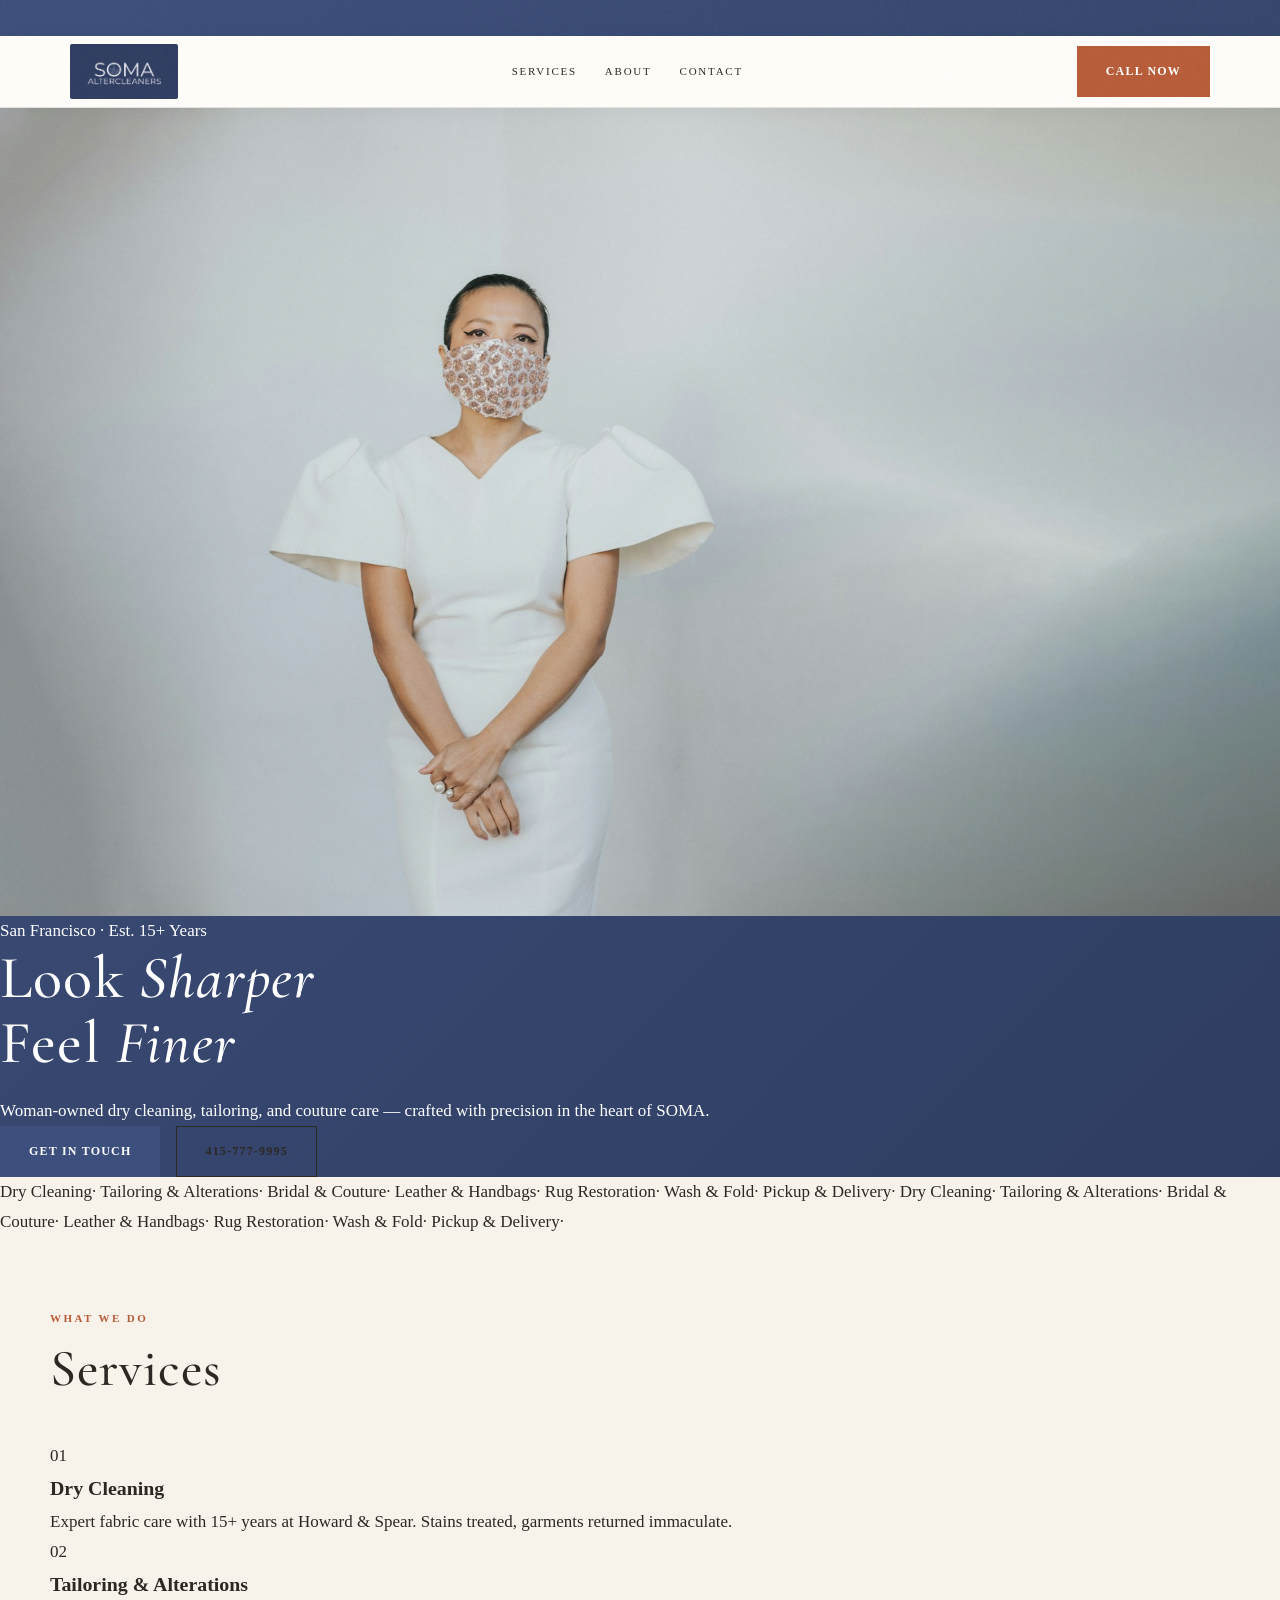
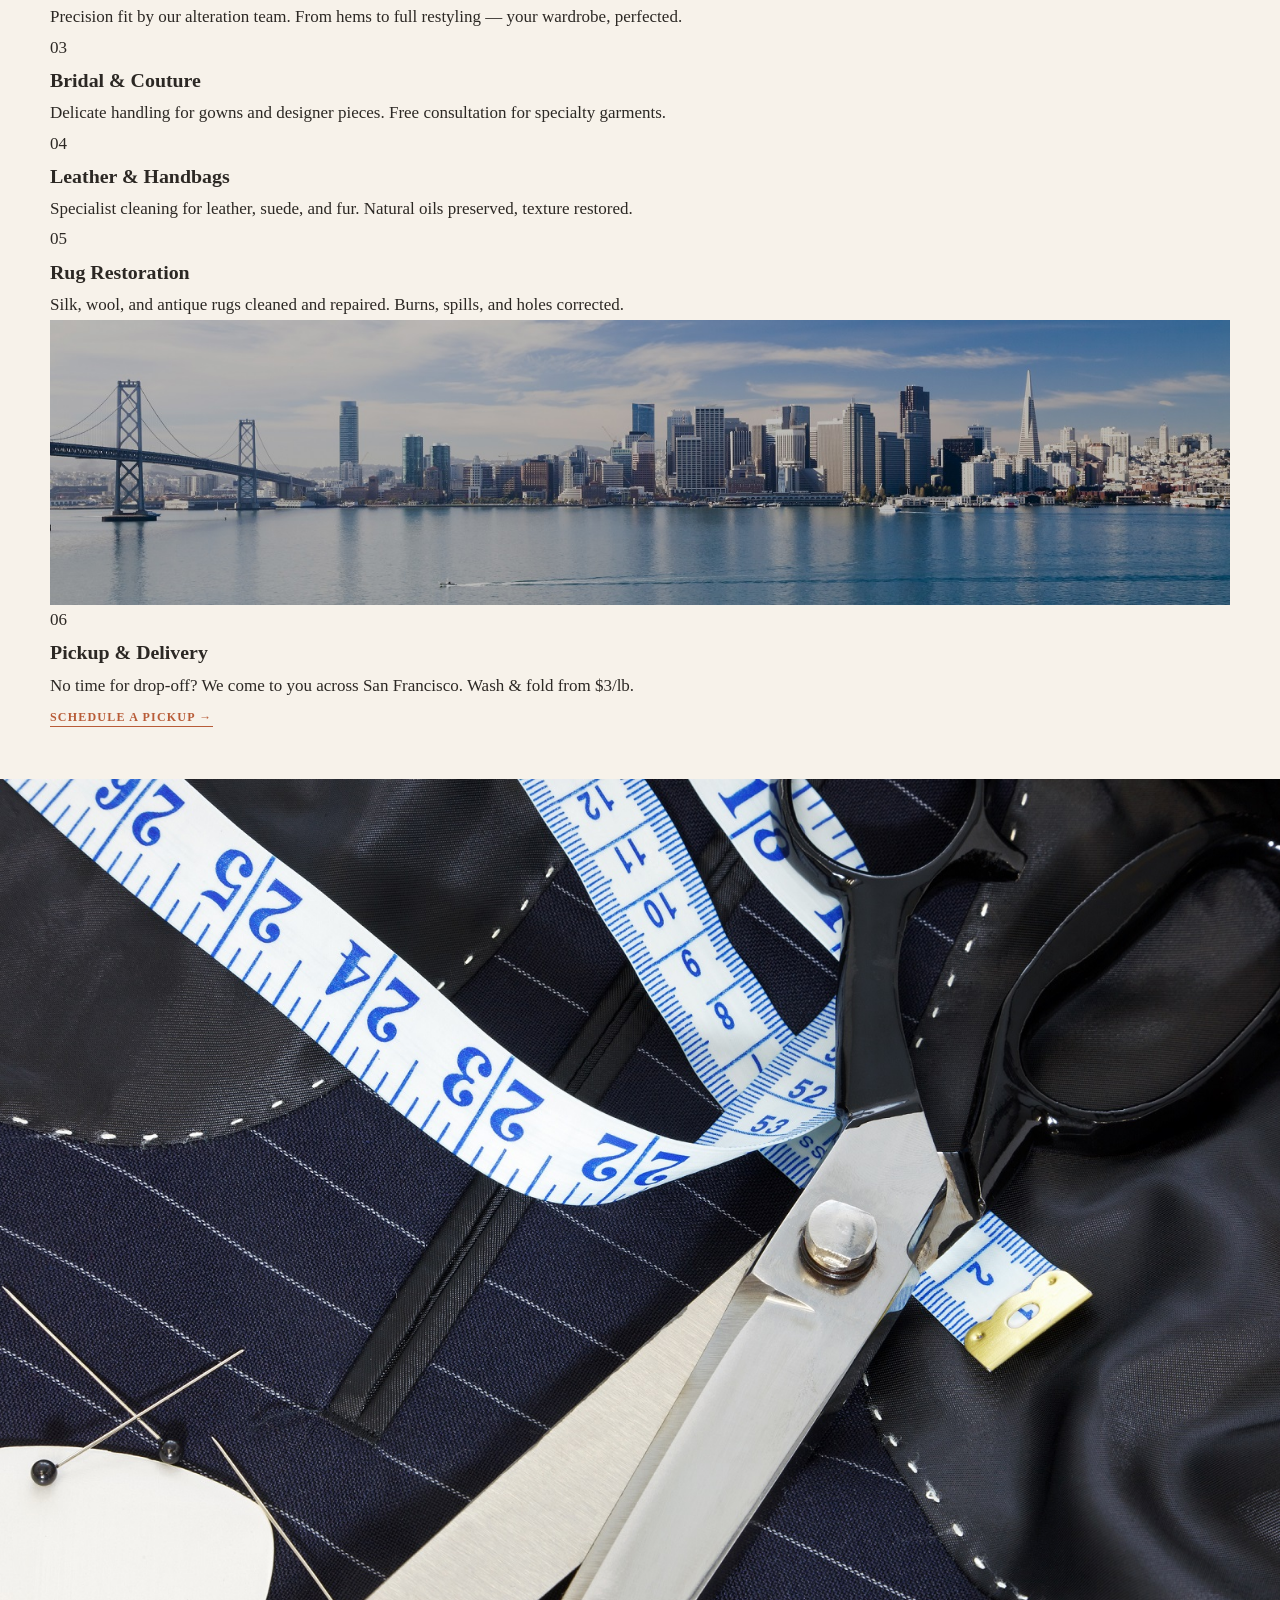
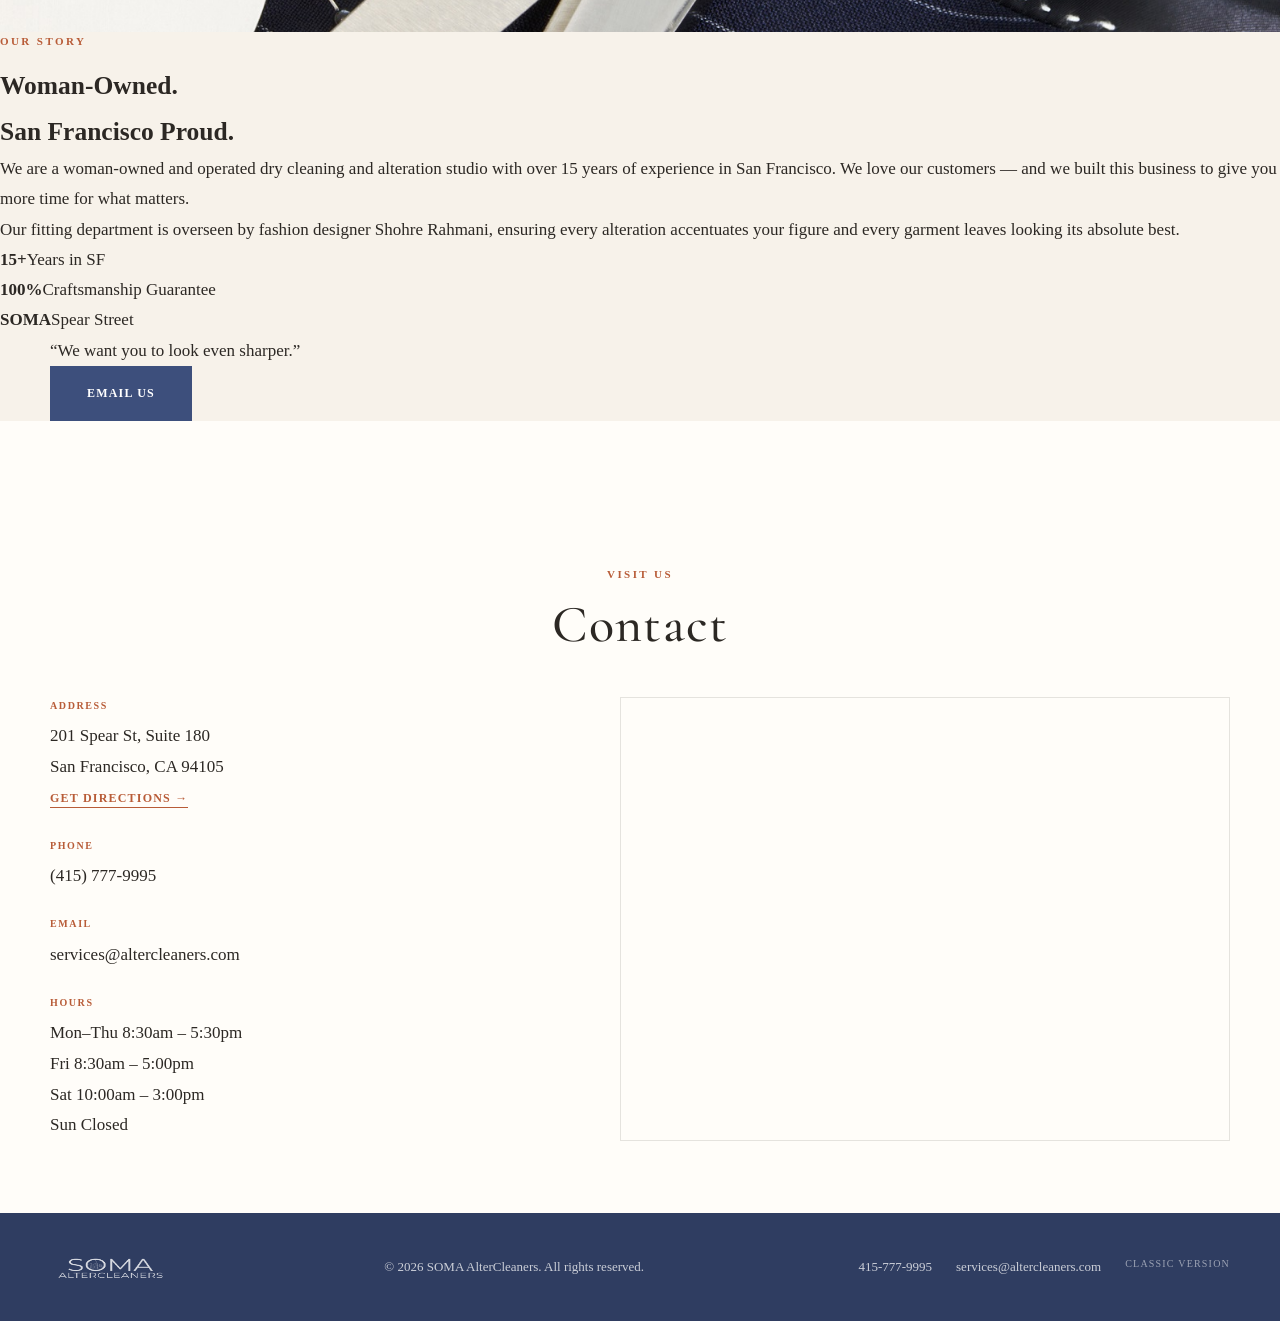
<file: altercleaners/light/index.html>
<!DOCTYPE html>
<html lang="en">
<head>
  <meta charset="UTF-8" />
  <meta http-equiv="refresh" content="0; url=../" />
  <link rel="canonical" href="../" />
  <title>SOMA AlterCleaners</title>
  <script>location.replace("../");</script>
</head>
<body>
  <p><a href="../">SOMA AlterCleaners</a></p>
</body>
</html>
</file>
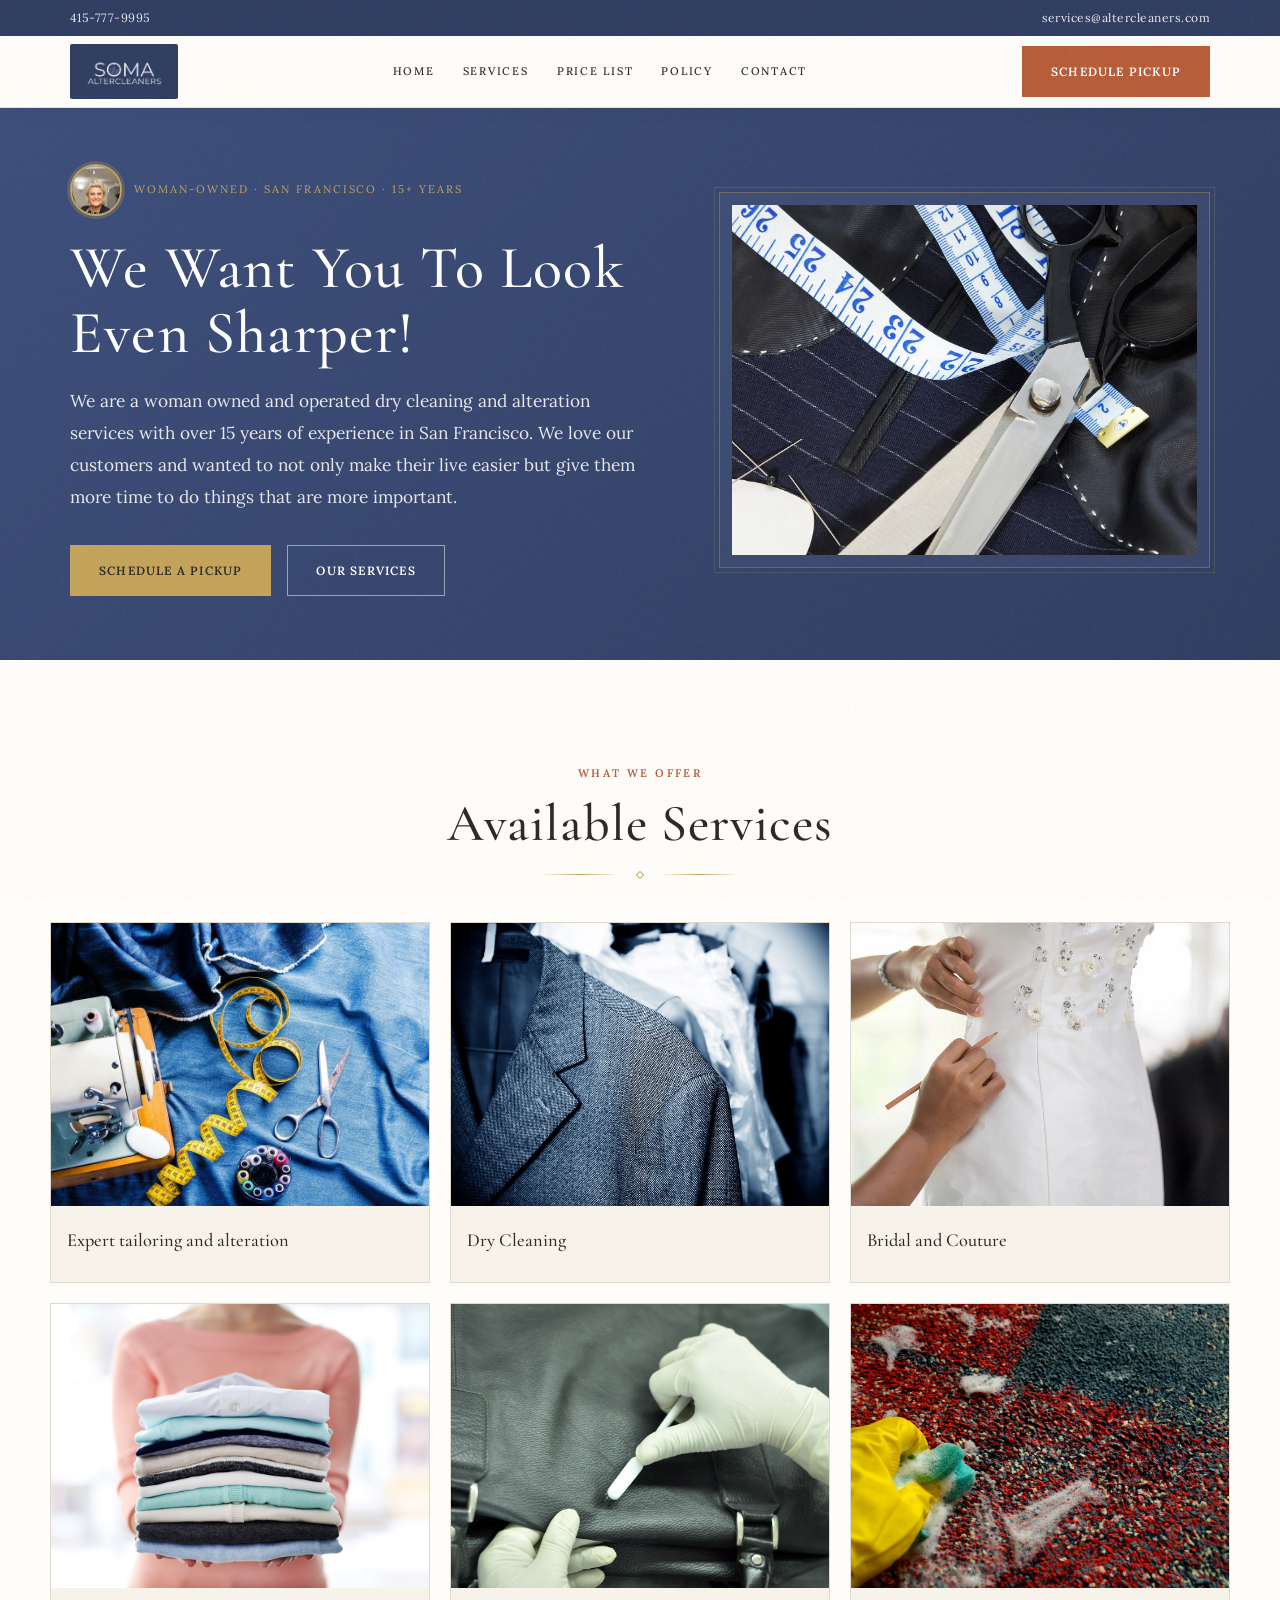
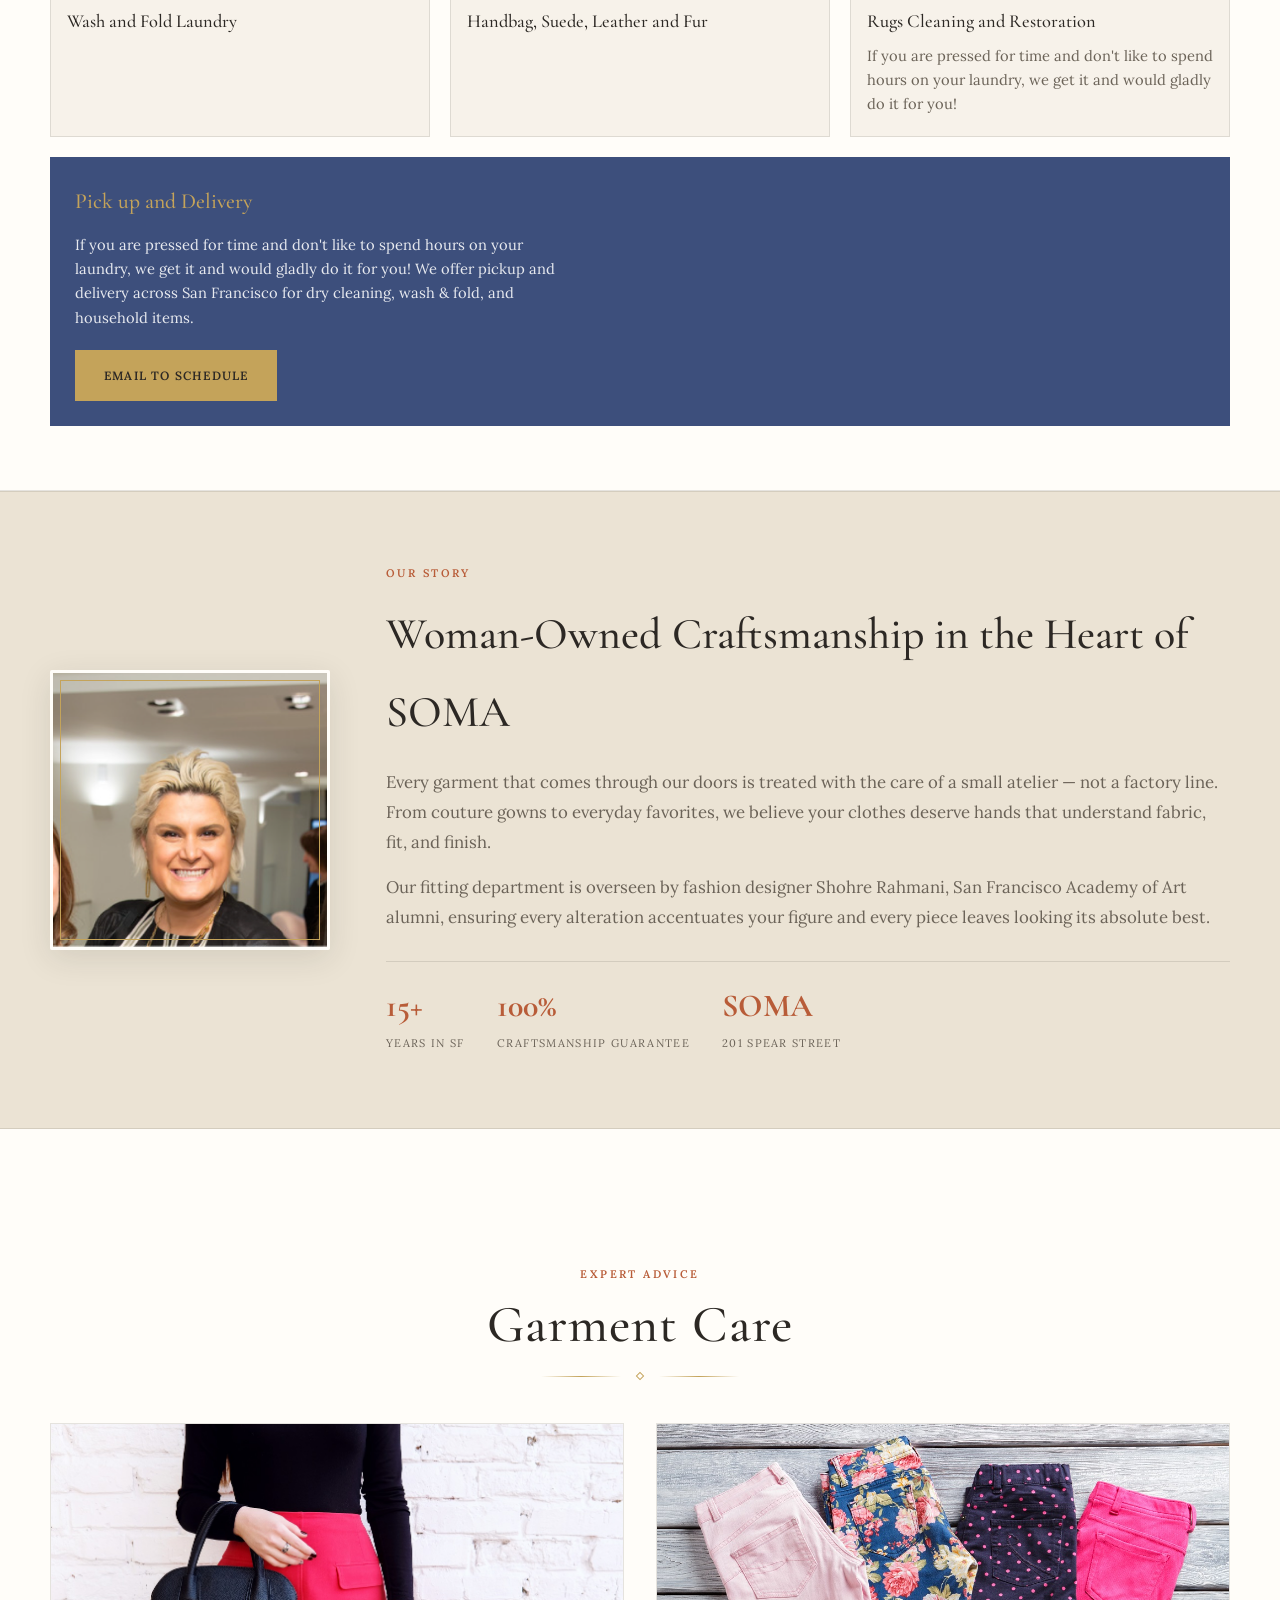
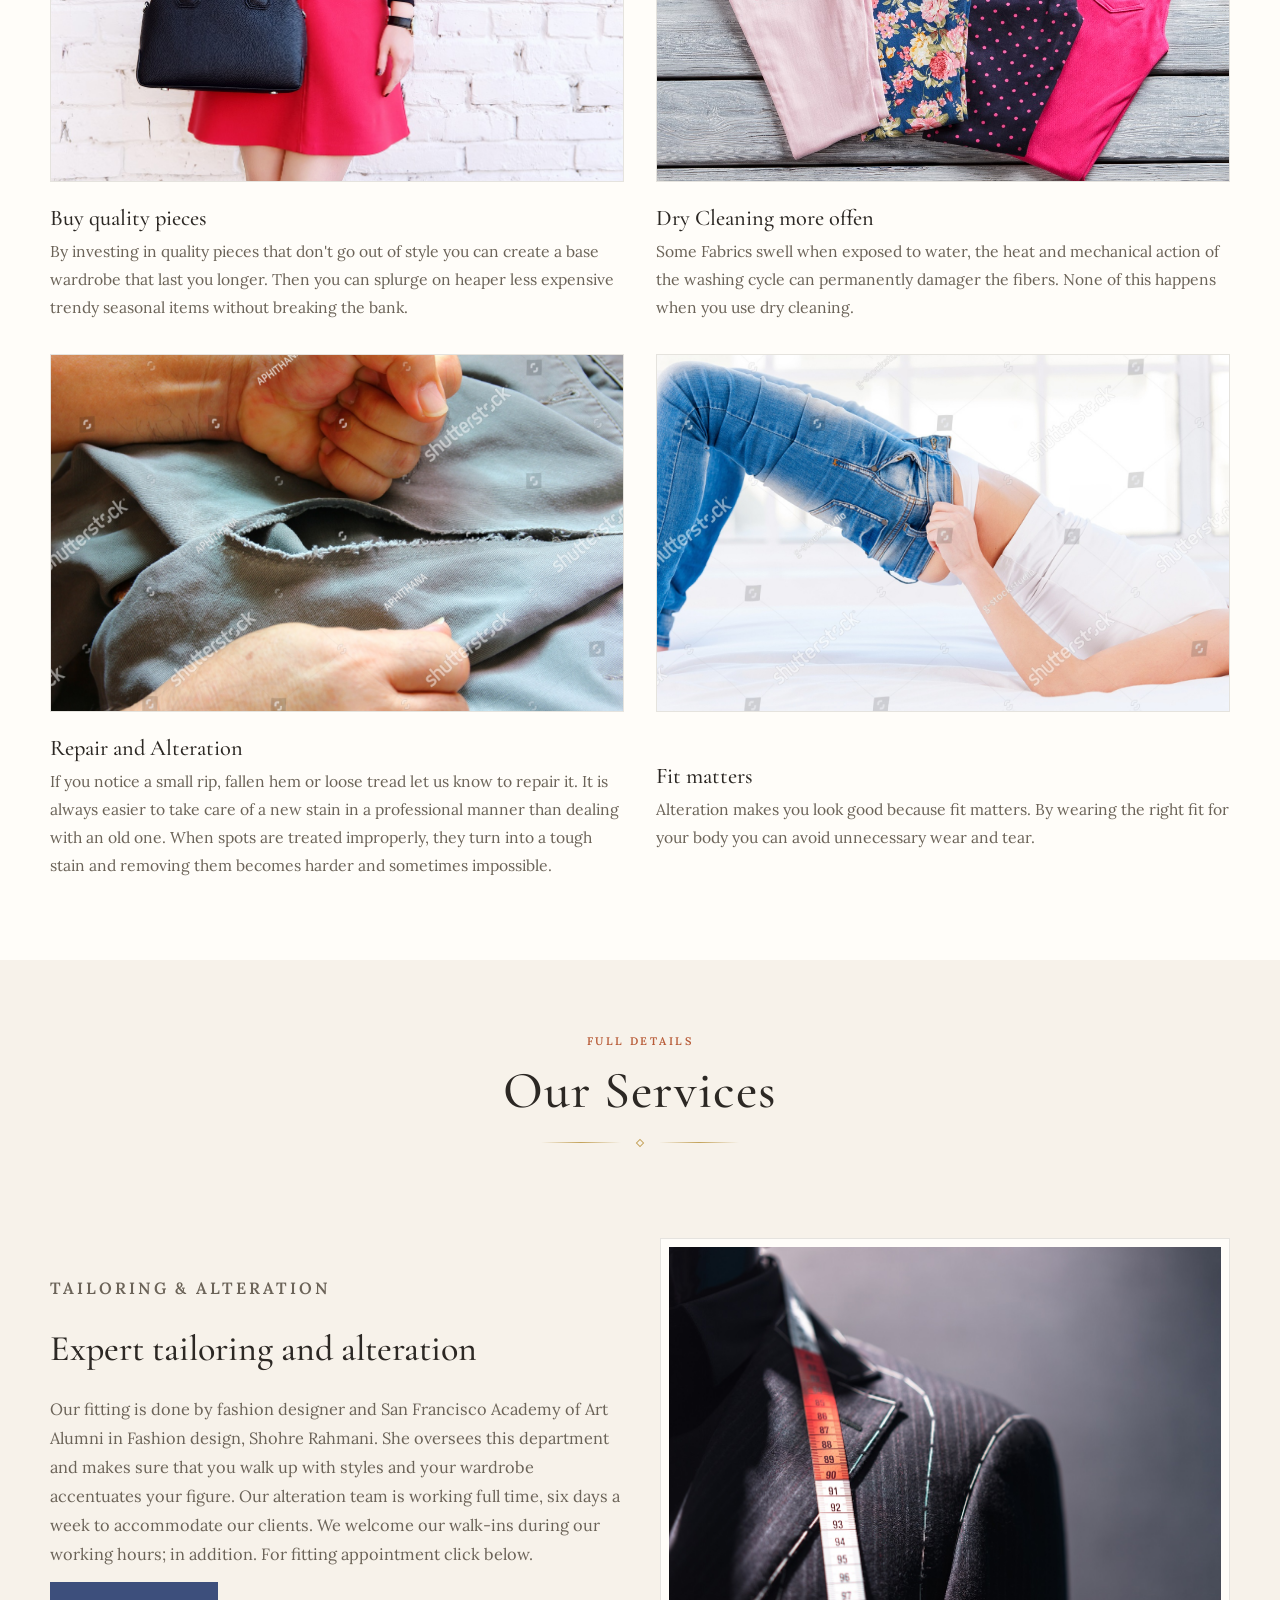
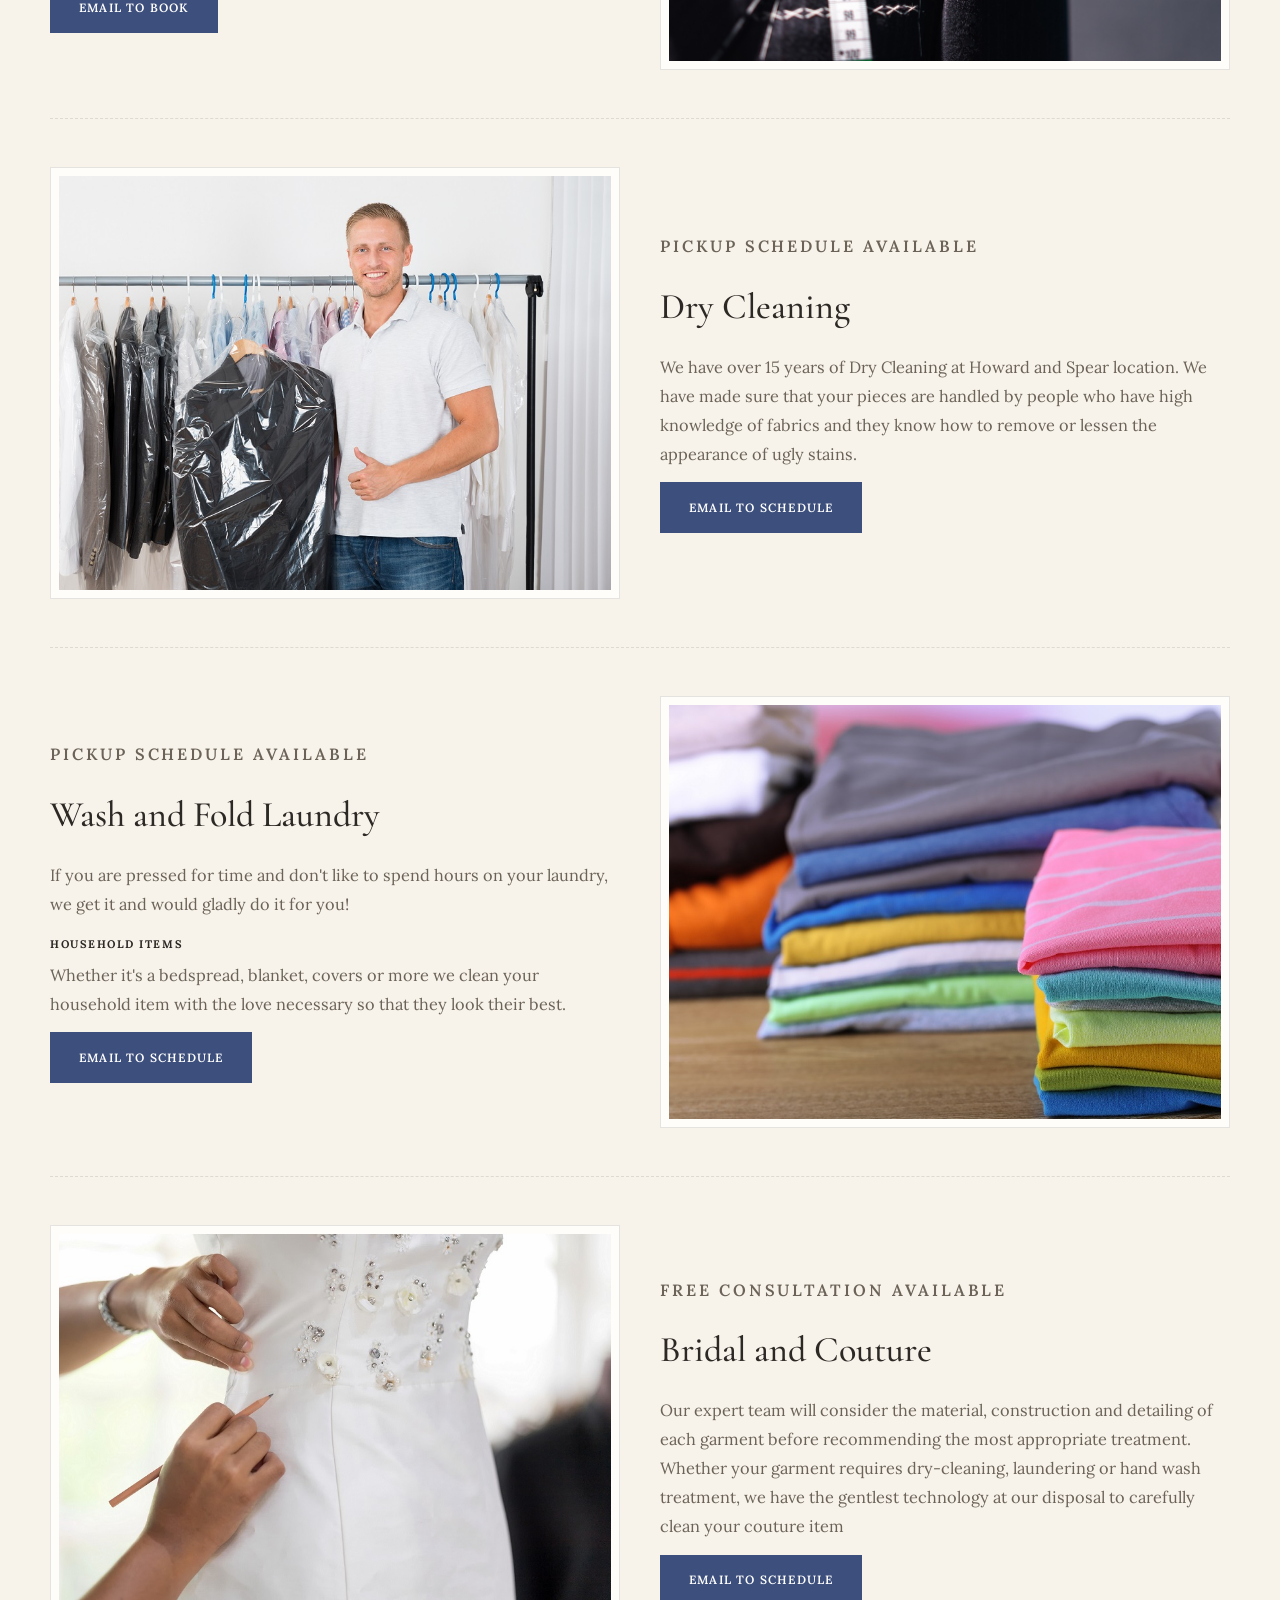
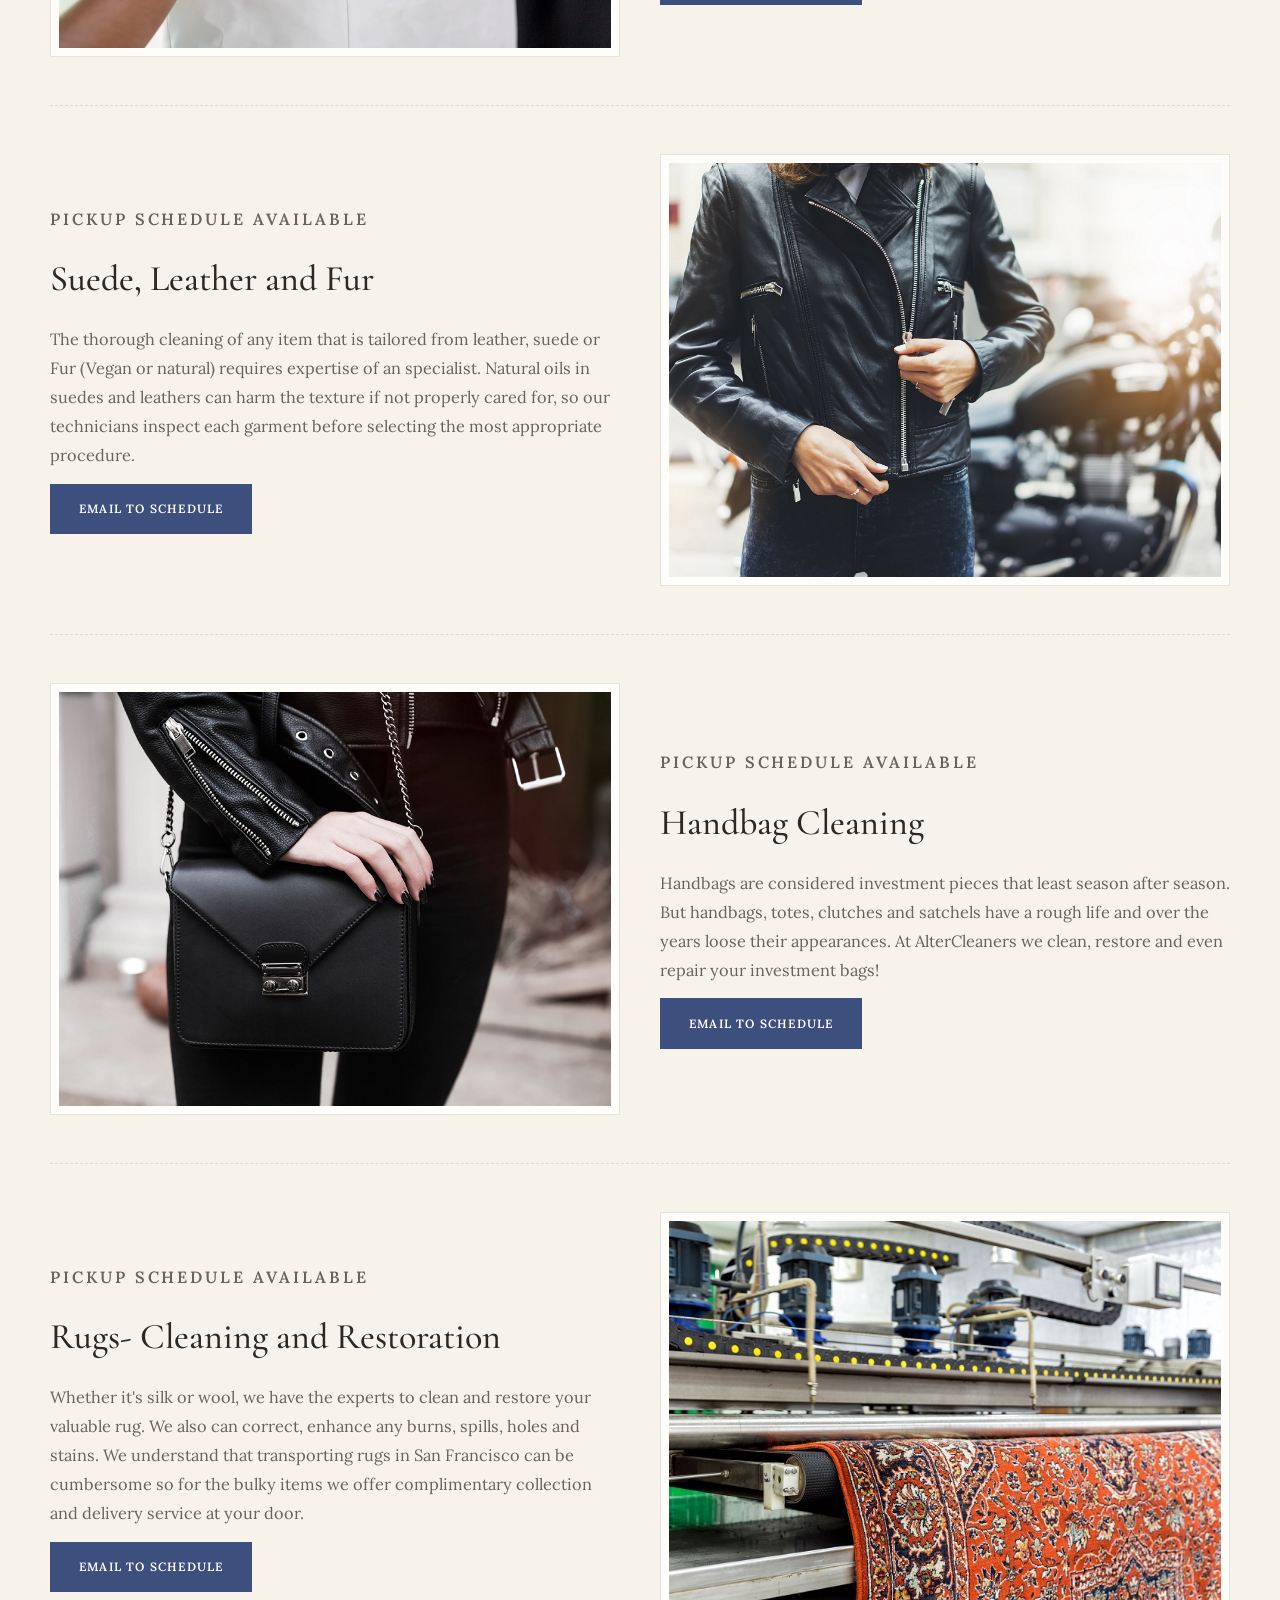
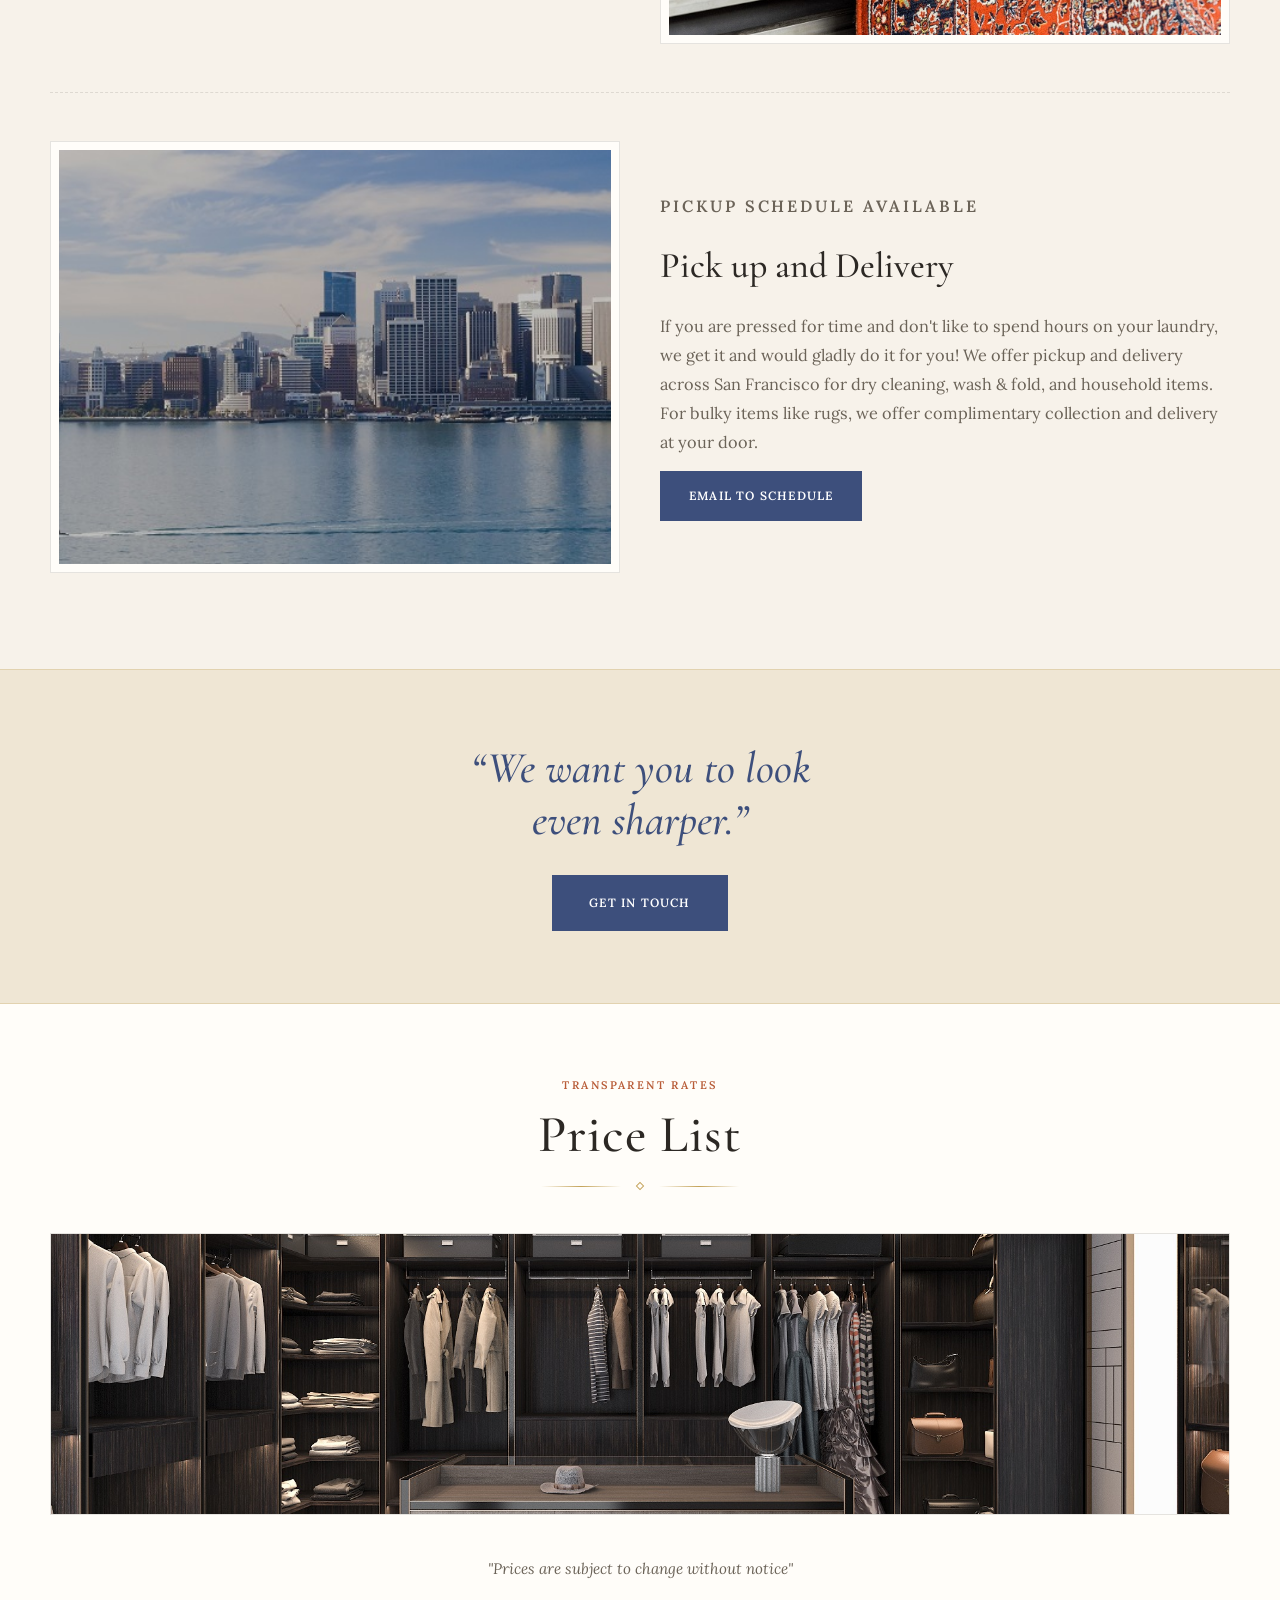
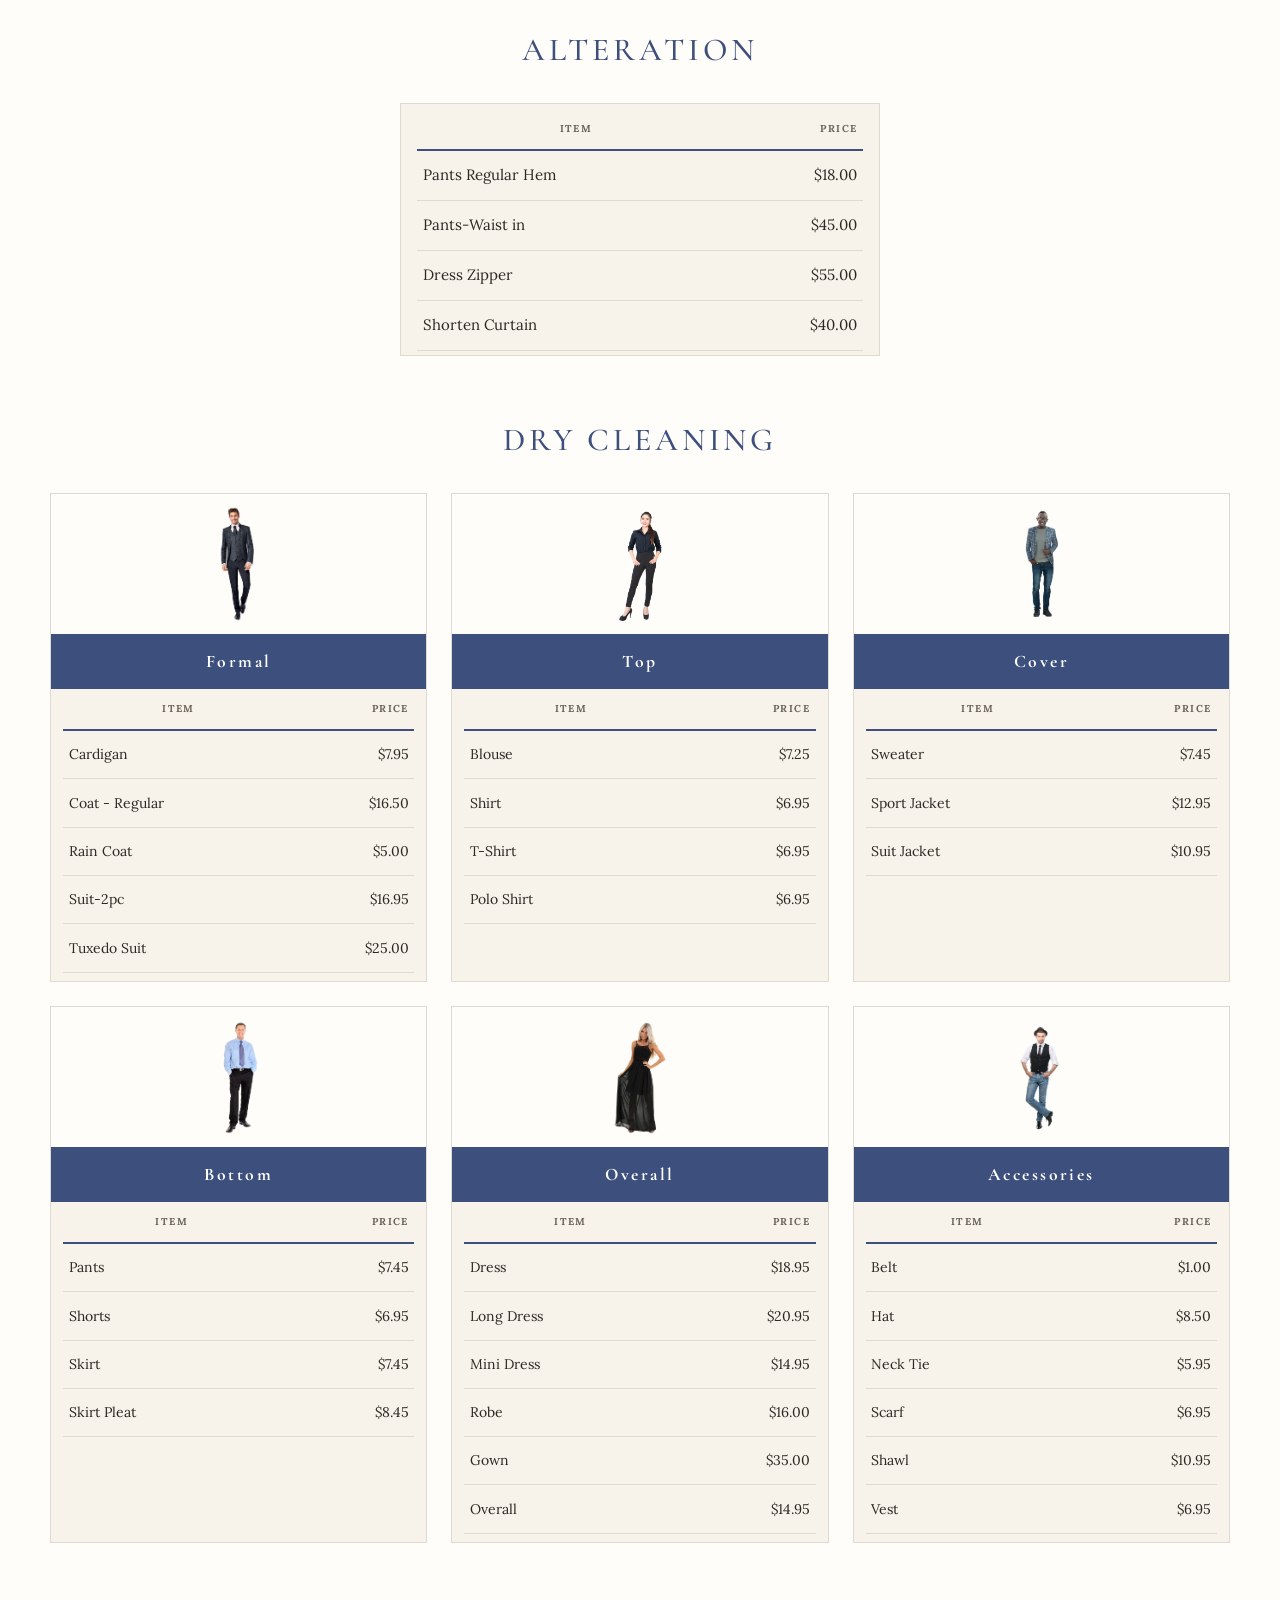
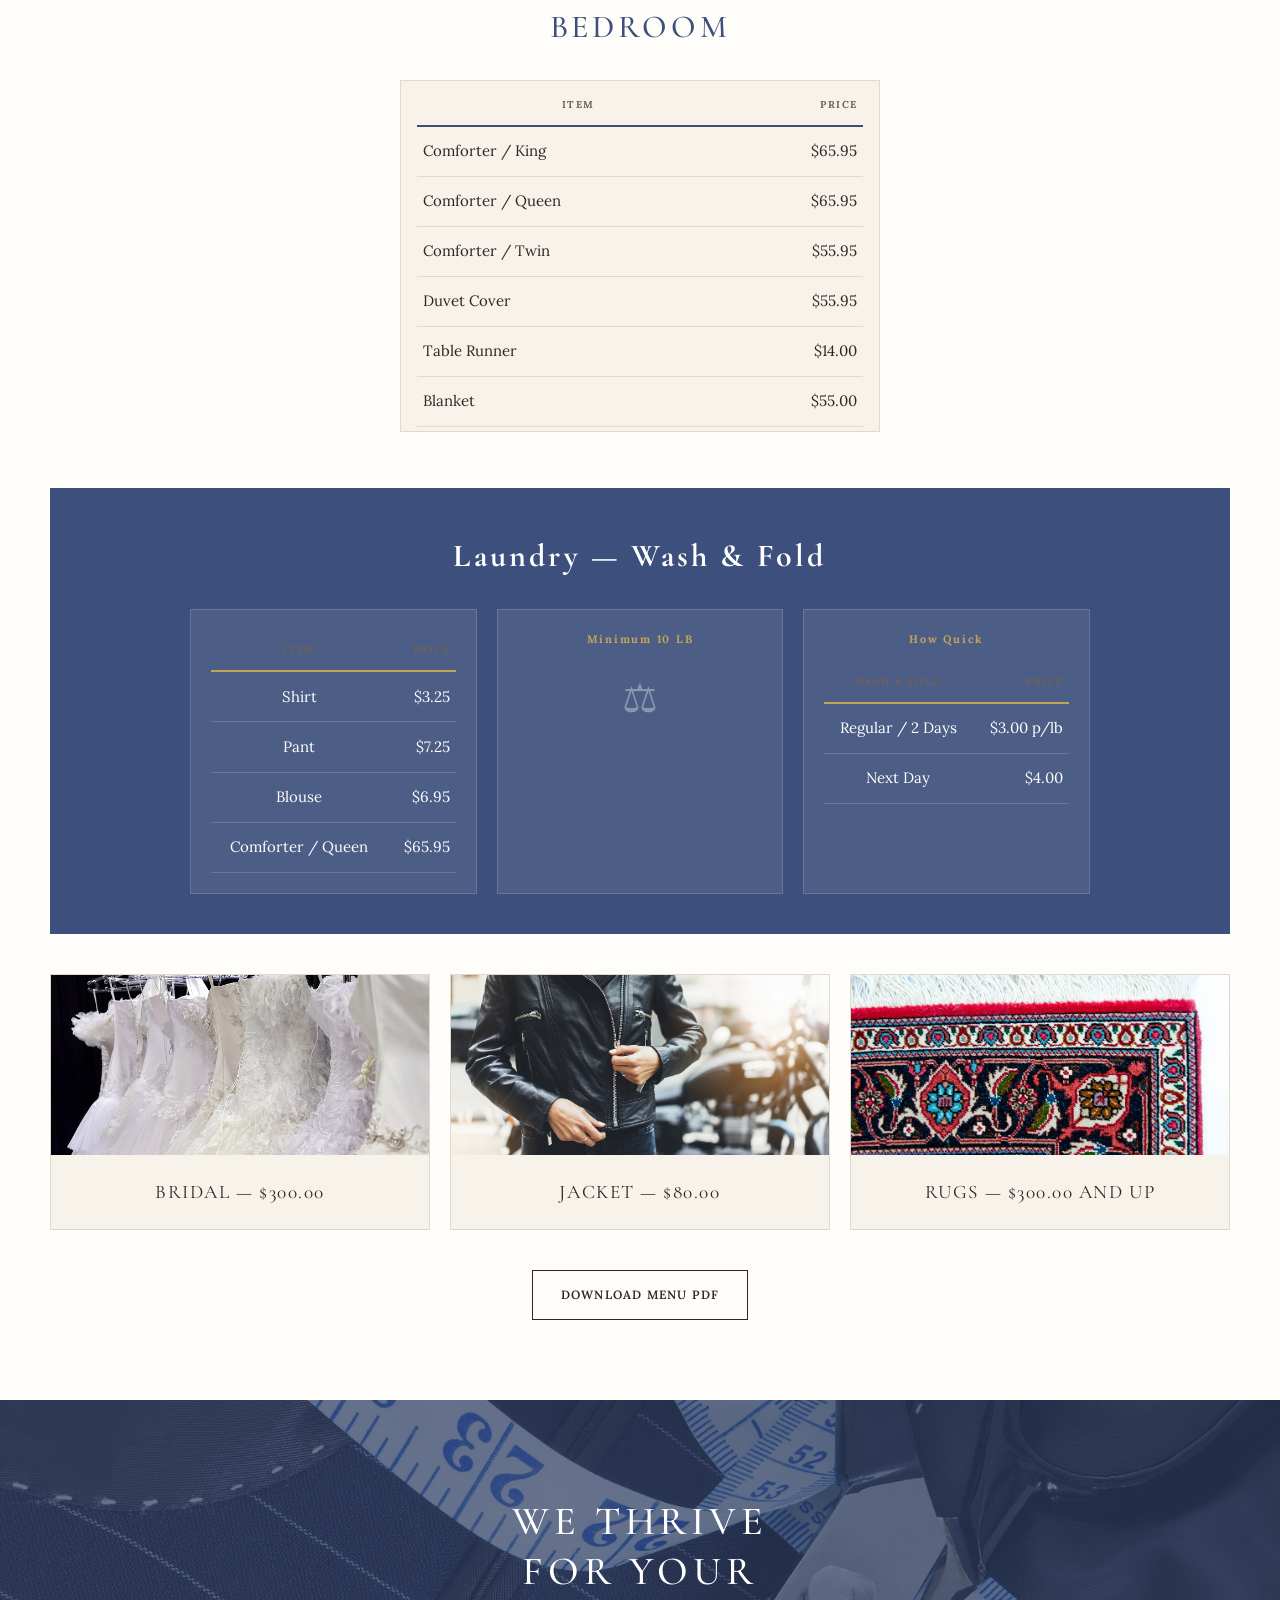
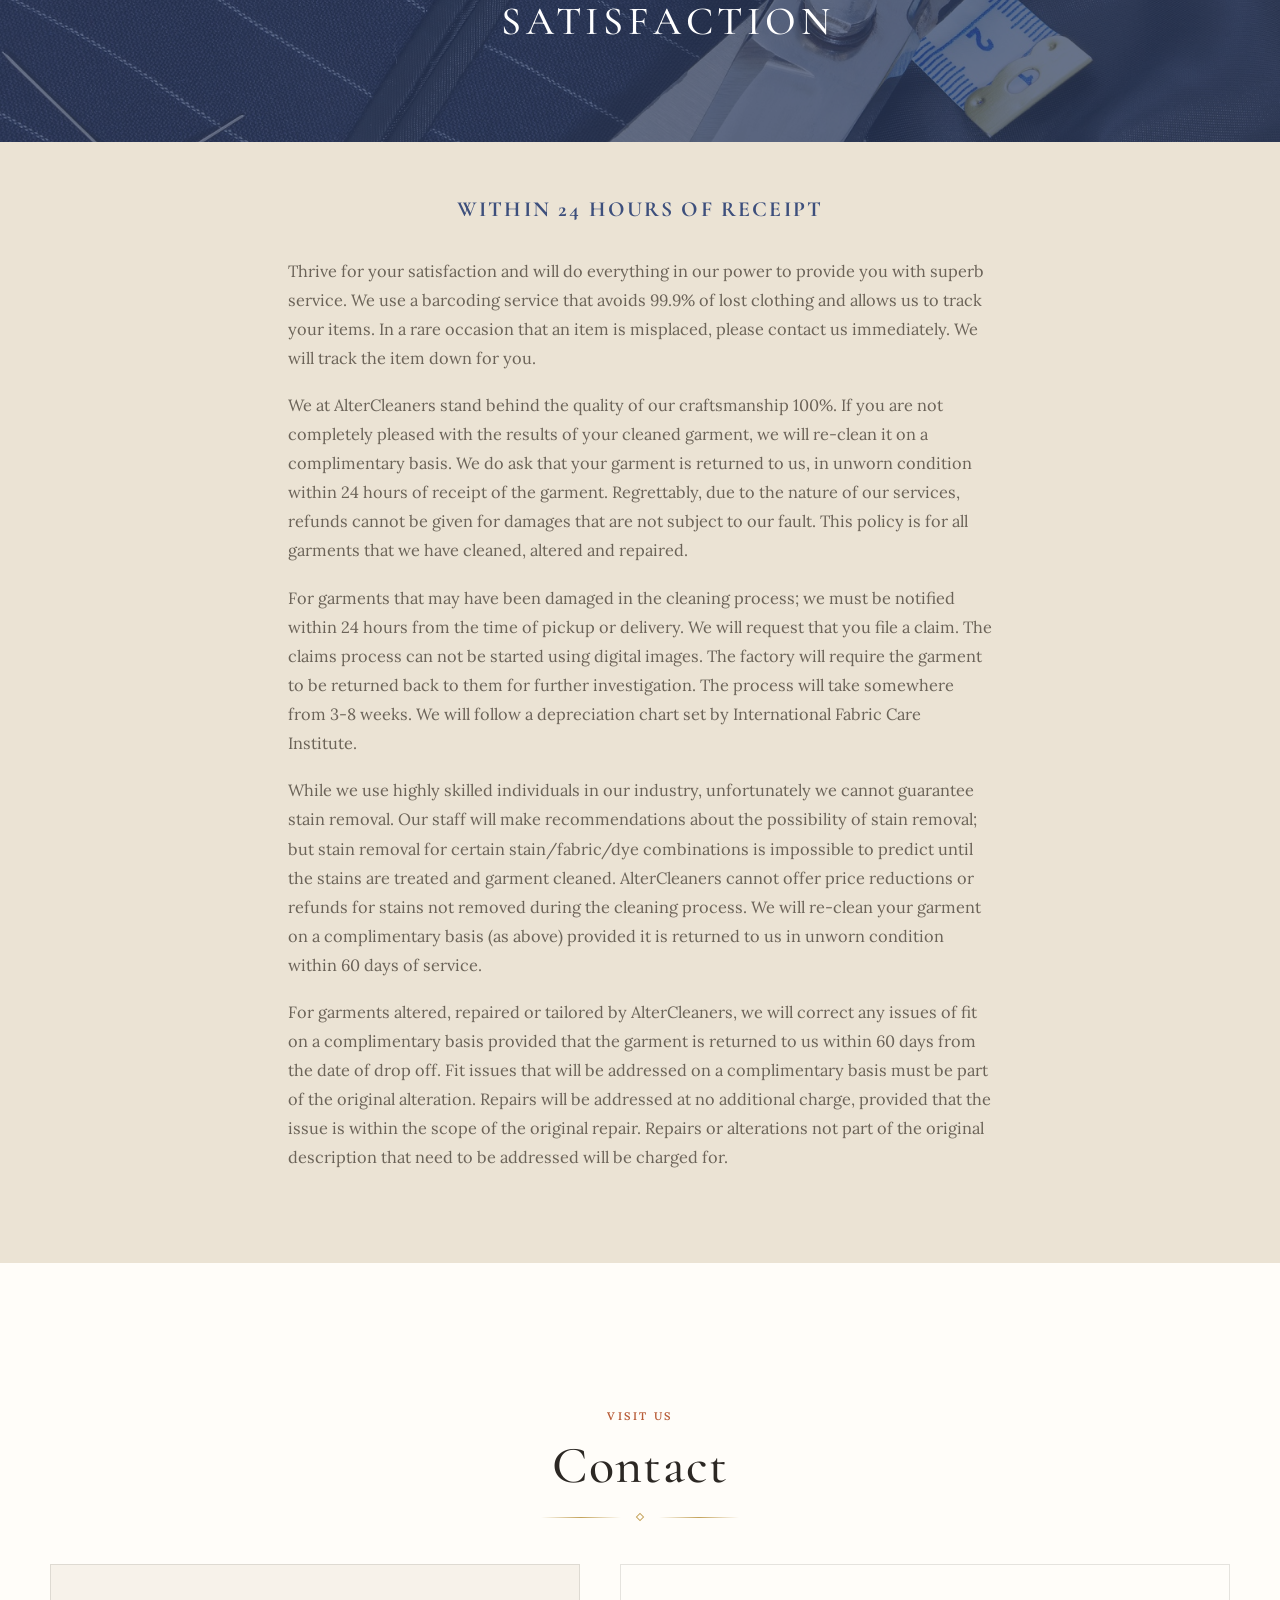
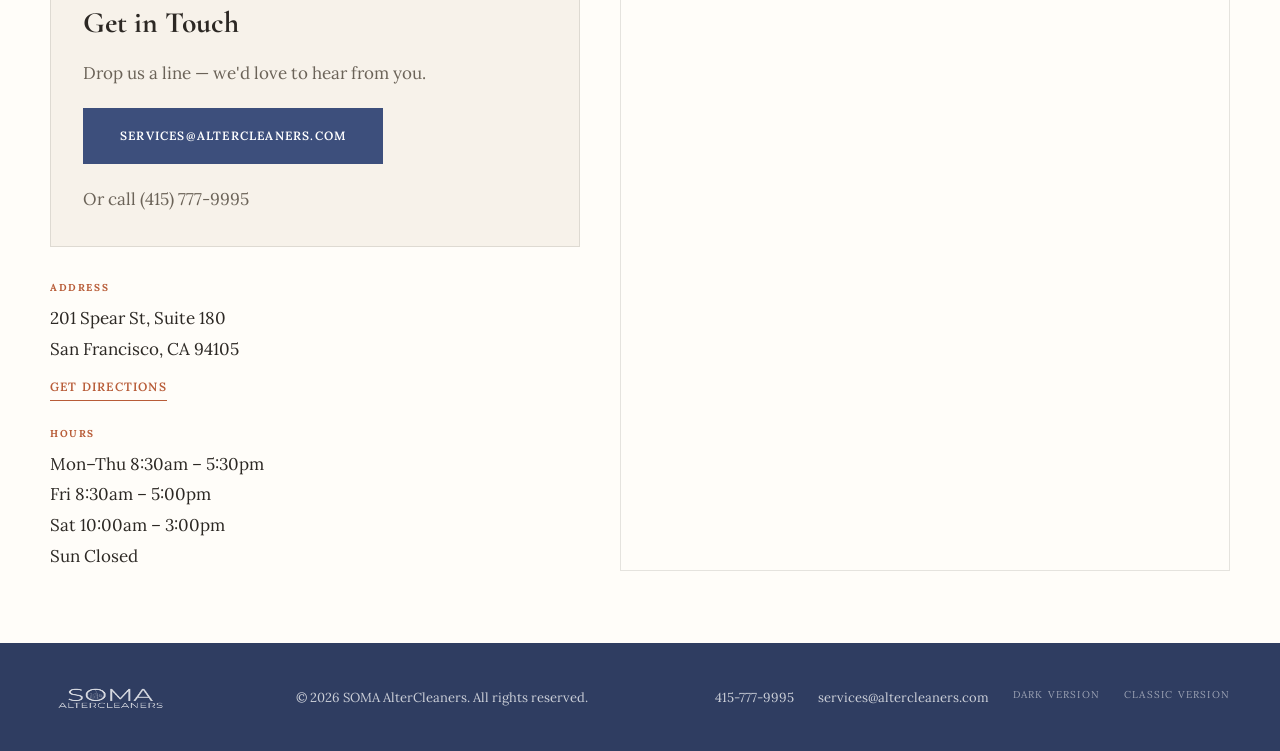
<file: archive/altercleaners/light/index.html>
<!DOCTYPE html>
<html lang="en">
<head>
  <meta charset="UTF-8" />
  <meta name="viewport" content="width=device-width, initial-scale=1.0" />
  <meta name="description" content="SOMA AlterCleaners — woman-owned dry cleaning, tailoring, and garment care in San Francisco. 15+ years at Howard & Spear." />
  <title>SOMA AlterCleaners | San Francisco</title>
  <link rel="preconnect" href="https://fonts.googleapis.com" />
  <link rel="preconnect" href="https://fonts.gstatic.com" crossorigin />
  <link href="https://fonts.googleapis.com/css2?family=Cormorant+Garamond:ital,wght@0,400;0,500;0,600;1,400&family=Lora:ital,wght@0,400;0,500;0,600;1,400&display=swap" rel="stylesheet" />
  <link rel="stylesheet" href="css/style.css?v=7" />
</head>
<body class="theme-light">
  <div class="topbar">
    <div class="topbar__inner">
      <span><a href="tel:4157779995">415-777-9995</a></span>
      <span><a href="mailto:services@altercleaners.com">services@altercleaners.com</a></span>
    </div>
  </div>

  <header class="header" id="header">
    <div class="header__inner">
      <a href="#home" class="logo">
        <img src="../assets/logow.png" alt="SOMA AlterCleaners" width="140" height="48" />
      </a>
      <nav class="nav" aria-label="Main">
        <a href="#home">Home</a>
        <a href="#services">Services</a>
        <a href="#prices">Price List</a>
        <a href="#policy">Policy</a>
        <a href="#contact">Contact</a>
      </nav>
      <a href="mailto:services@altercleaners.com?subject=Schedule%20a%20Pickup" class="btn btn--header">Schedule Pickup</a>
      <button class="nav-toggle" aria-label="Open menu" aria-expanded="false">
        <span></span><span></span>
      </button>
    </div>
    <div class="nav-mobile" hidden>
      <a href="#home">Home</a>
      <a href="#services">Services</a>
      <a href="#prices">Price List</a>
      <a href="#policy">Policy</a>
      <a href="#contact">Contact</a>
      <a href="mailto:services@altercleaners.com?subject=Schedule%20a%20Pickup">Schedule Pickup</a>
      <a href="tel:4157779995">415-777-9995</a>
    </div>
  </header>

  <main>
    <section class="hero" id="home">
      <div class="hero__inner">
        <div class="hero__content">
          <p class="hero__badge reveal">
            <img src="../assets/owner-sm.png" alt="SOMA AlterCleaners owner" width="52" height="52" />
            Woman-Owned · San Francisco · 15+ Years
          </p>
          <h1 class="hero__title reveal">We Want You To Look Even Sharper!</h1>
          <p class="hero__deck reveal">
            We are a woman owned and operated dry cleaning and alteration services with over 15 years of experience in San Francisco. We love our customers and wanted to not only make their live easier but give them more time to do things that are more important.
          </p>
          <div class="hero__actions reveal">
            <a href="mailto:services@altercleaners.com?subject=Schedule%20a%20Pickup" class="btn btn--gold">Schedule a Pickup</a>
            <a href="#services" class="btn btn--ghost" style="border-color: rgba(255,255,255,0.5); color: #fff;">Our Services</a>
          </div>
        </div>
        <div class="hero__visual reveal">
          <img src="../assets/alter33.jpg" alt="Expert tailoring and garment care" />
        </div>
      </div>
    </section>

    <section class="services-overview" aria-labelledby="services-overview-title">
      <div class="container">
        <div class="section-head section-head--center section-head--tight">
          <span class="section-head__label">What We Offer</span>
          <h2 class="section-head__title" id="services-overview-title">Available Services</h2>
          <div class="section-head__ornament"><span></span></div>
        </div>
        <div class="portfolio-grid">
          <article class="portfolio-card">
            <a href="#services"><img src="../assets/alter.jpg" alt="Expert tailoring and alteration" /></a>
            <div class="portfolio-card__body">
              <h3>Expert tailoring and alteration</h3>
            </div>
          </article>
          <article class="portfolio-card">
            <a href="#services"><img src="../assets/dry.jpg" alt="Dry Cleaning" /></a>
            <div class="portfolio-card__body">
              <h3>Dry Cleaning</h3>
            </div>
          </article>
          <article class="portfolio-card">
            <a href="#services"><img src="../assets/bridal.jpg" alt="Bridal and Couture" /></a>
            <div class="portfolio-card__body">
              <h3>Bridal and Couture</h3>
            </div>
          </article>
          <article class="portfolio-card">
            <a href="#services"><img src="../assets/fold.jpg" alt="Wash and Fold Laundry" /></a>
            <div class="portfolio-card__body">
              <h3>Wash and Fold Laundry</h3>
            </div>
          </article>
          <article class="portfolio-card">
            <a href="#services"><img src="../assets/bag.jpg" alt="Handbag, Suede, Leather and Fur" /></a>
            <div class="portfolio-card__body">
              <h3>Handbag, Suede, Leather and Fur</h3>
            </div>
          </article>
          <article class="portfolio-card">
            <a href="#services"><img src="../assets/rug.jpg" alt="Rugs Cleaning and Restoration" /></a>
            <div class="portfolio-card__body">
              <h3>Rugs Cleaning and Restoration</h3>
              <p>If you are pressed for time and don't like to spend hours on your laundry, we get it and would gladly do it for you!</p>
            </div>
          </article>
          <article class="portfolio-card portfolio-card--wide">
            <div class="portfolio-card__body">
              <h3>Pick up and Delivery</h3>
              <p>If you are pressed for time and don't like to spend hours on your laundry, we get it and would gladly do it for you! We offer pickup and delivery across San Francisco for dry cleaning, wash &amp; fold, and household items.</p>
              <a href="mailto:services@altercleaners.com?subject=Schedule%20a%20Pickup" class="btn btn--gold">Email to Schedule</a>
            </div>
          </article>
        </div>
      </div>
    </section>

    <section class="about-owner" id="about">
      <div class="container about-owner__grid">
        <div class="about-owner__portrait">
          <img src="../assets/owner-sm.png" alt="Owner of SOMA AlterCleaners" />
        </div>
        <div class="about-owner__content">
          <span class="section-head__label">Our Story</span>
          <h2>Woman-Owned Craftsmanship in the Heart of SOMA</h2>
          <p>Every garment that comes through our doors is treated with the care of a small atelier — not a factory line. From couture gowns to everyday favorites, we believe your clothes deserve hands that understand fabric, fit, and finish.</p>
          <p>Our fitting department is overseen by fashion designer Shohre Rahmani, San Francisco Academy of Art alumni, ensuring every alteration accentuates your figure and every piece leaves looking its absolute best.</p>
          <ul class="about-owner__stats">
            <li><strong>15+</strong><span>Years in SF</span></li>
            <li><strong>100%</strong><span>Craftsmanship Guarantee</span></li>
            <li><strong>SOMA</strong><span>201 Spear Street</span></li>
          </ul>
        </div>
      </div>
    </section>

    <section class="care" id="care">
      <div class="container">
        <div class="section-head section-head--center">
          <span class="section-head__label">Expert Advice</span>
          <h2 class="section-head__title">Garment Care</h2>
          <div class="section-head__ornament"><span></span></div>
        </div>
        <div class="care__grid">
          <article class="care-card">
            <img src="../assets/quality.jpg" alt="Buy quality pieces" />
            <div>
              <h3>Buy quality pieces</h3>
              <p>By investing in quality pieces that don't go out of style you can create a base wardrobe that last you longer. Then you can splurge on heaper less expensive trendy seasonal items without breaking the bank.</p>
            </div>
          </article>
          <article class="care-card">
            <img src="../assets/dry15.jpg" alt="Dry Cleaning more often" />
            <div>
              <h3>Dry Cleaning more offen</h3>
              <p>Some Fabrics swell when exposed to water, the heat and mechanical action of the washing cycle can permanently damager the fibers. None of this happens when you use dry cleaning.</p>
            </div>
          </article>
          <article class="care-card">
            <img src="../assets/repair.jpg" alt="Repair and Alteration" />
            <div>
              <h3>Repair and Alteration</h3>
              <p>If you notice a small rip, fallen hem or loose tread let us know to repair it. It is always easier to take care of a new stain in a professional manner than dealing with an old one. When spots are treated improperly, they turn into a tough stain and removing them becomes harder and sometimes impossible.</p>
            </div>
          </article>
          <article class="care-card">
            <img src="../assets/tight.jpg" alt="Fit matters" />
            <div>
              <h3>Fit matters</h3>
              <p>Alteration makes you look good because fit matters. By wearing the right fit for your body you can avoid unnecessary wear and tear.</p>
            </div>
          </article>
        </div>
      </div>
    </section>

    <section class="services" id="services">
      <div class="container">
        <div class="section-head section-head--center">
          <span class="section-head__label">Full Details</span>
          <h2 class="section-head__title">Our Services</h2>
          <div class="section-head__ornament"><span></span></div>
        </div>

        <article class="service-feature">
          <div class="service-feature__media">
            <img src="../assets/alter1.jpg" alt="Expert tailoring and alteration" />
          </div>
          <div class="service-feature__body">
            <p class="service-feature__tag">Tailoring &amp; Alteration</p>
            <h3>Expert tailoring and alteration</h3>
            <p>Our fitting is done by fashion designer and San Francisco Academy of Art Alumni in Fashion design, Shohre Rahmani. She oversees this department and makes sure that you walk up with styles and your wardrobe accentuates your figure. Our alteration team is working full time, six days a week to accommodate our clients. We welcome our walk-ins during our working hours; in addition. For fitting appointment click below.</p>
            <a href="mailto:services@altercleaners.com?subject=Book%20an%20Appointment" class="btn btn--primary">Email to Book</a>
          </div>
        </article>

        <article class="service-feature">
          <div class="service-feature__media">
            <img src="../assets/dry1.jpg" alt="Dry Cleaning" />
          </div>
          <div class="service-feature__body">
            <p class="service-feature__tag">Pickup Schedule available</p>
            <h3>Dry Cleaning</h3>
            <p>We have over 15 years of Dry Cleaning at Howard and Spear location. We have made sure that your pieces are handled by people who have high knowledge of fabrics and they know how to remove or lessen the appearance of ugly stains.</p>
            <a href="mailto:services@altercleaners.com?subject=Schedule%20a%20Pickup" class="btn btn--primary">Email to Schedule</a>
          </div>
        </article>

        <article class="service-feature">
          <div class="service-feature__media">
            <img src="../assets/wash2.jpg" alt="Wash and Fold Laundry" />
          </div>
          <div class="service-feature__body">
            <p class="service-feature__tag">Pickup Schedule available</p>
            <h3>Wash and Fold Laundry</h3>
            <p>If you are pressed for time and don't like to spend hours on your laundry, we get it and would gladly do it for you!</p>
            <h4>Household items</h4>
            <p>Whether it's a bedspread, blanket, covers or more we clean your household item with the love necessary so that they look their best.</p>
            <a href="mailto:services@altercleaners.com?subject=Schedule%20a%20Pickup" class="btn btn--primary">Email to Schedule</a>
          </div>
        </article>

        <article class="service-feature">
          <div class="service-feature__media">
            <img src="../assets/bridal1.jpg" alt="Bridal and Couture" />
          </div>
          <div class="service-feature__body">
            <p class="service-feature__tag">Free consultation available</p>
            <h3>Bridal and Couture</h3>
            <p>Our expert team will consider the material, construction and detailing of each garment before recommending the most appropriate treatment. Whether your garment requires dry-cleaning, laundering or hand wash treatment, we have the gentlest technology at our disposal to carefully clean your couture item</p>
            <a href="mailto:services@altercleaners.com?subject=Schedule%20a%20Pickup" class="btn btn--primary">Email to Schedule</a>
          </div>
        </article>

        <article class="service-feature">
          <div class="service-feature__media">
            <img src="../assets/leather1.jpg" alt="Suede, Leather and Fur" />
          </div>
          <div class="service-feature__body">
            <p class="service-feature__tag">Pickup schedule available</p>
            <h3>Suede, Leather and Fur</h3>
            <p>The thorough cleaning of any item that is tailored from leather, suede or Fur (Vegan or natural) requires expertise of an specialist. Natural oils in suedes and leathers can harm the texture if not properly cared for, so our technicians inspect each garment before selecting the most appropriate procedure.</p>
            <a href="mailto:services@altercleaners.com?subject=Schedule%20a%20Pickup" class="btn btn--primary">Email to Schedule</a>
          </div>
        </article>

        <article class="service-feature">
          <div class="service-feature__media">
            <img src="../assets/bag1.jpg" alt="Handbag Cleaning" />
          </div>
          <div class="service-feature__body">
            <p class="service-feature__tag">Pickup schedule available</p>
            <h3>Handbag Cleaning</h3>
            <p>Handbags are considered investment pieces that least season after season. But handbags, totes, clutches and satchels have a rough life and over the years loose their appearances. At AlterCleaners we clean, restore and even repair your investment bags!</p>
            <a href="mailto:services@altercleaners.com?subject=Schedule%20a%20Pickup" class="btn btn--primary">Email to Schedule</a>
          </div>
        </article>

        <article class="service-feature">
          <div class="service-feature__media">
            <img src="../assets/rug1.jpg" alt="Rugs Cleaning and Restoration" />
          </div>
          <div class="service-feature__body">
            <p class="service-feature__tag">Pickup schedule available</p>
            <h3>Rugs- Cleaning and Restoration</h3>
            <p>Whether it's silk or wool, we have the experts to clean and restore your valuable rug. We also can correct, enhance any burns, spills, holes and stains. We understand that transporting rugs in San Francisco can be cumbersome so for the bulky items we offer complimentary collection and delivery service at your door.</p>
            <a href="mailto:services@altercleaners.com?subject=Schedule%20a%20Pickup" class="btn btn--primary">Email to Schedule</a>
          </div>
        </article>

        <article class="service-feature">
          <div class="service-feature__media">
            <img src="../assets/sanfrancisco.jpg" alt="Pick up and Delivery in San Francisco" />
          </div>
          <div class="service-feature__body">
            <p class="service-feature__tag">Pickup schedule available</p>
            <h3>Pick up and Delivery</h3>
            <p>If you are pressed for time and don't like to spend hours on your laundry, we get it and would gladly do it for you! We offer pickup and delivery across San Francisco for dry cleaning, wash &amp; fold, and household items. For bulky items like rugs, we offer complimentary collection and delivery at your door.</p>
            <a href="mailto:services@altercleaners.com?subject=Schedule%20a%20Pickup" class="btn btn--primary">Email to Schedule</a>
          </div>
        </article>
      </div>
    </section>

    <section class="quote-band" aria-label="Tagline">
      <blockquote>“We want you to look even sharper.”</blockquote>
      <a href="mailto:services@altercleaners.com" class="btn btn--primary btn--large">Get in Touch</a>
    </section>

    <section class="prices" id="prices">
      <div class="container">
        <div class="section-head section-head--center">
          <span class="section-head__label">Transparent Rates</span>
          <h2 class="section-head__title">Price List</h2>
          <div class="section-head__ornament"><span></span></div>
        </div>

        <div class="prices-hero">
          <img src="../assets/closetclothes.jpg" alt="Price List" />
        </div>
        <p class="prices__note">"Prices are subject to change without notice"</p>

        <div class="price-section">
          <h3>Alteration</h3>
          <div class="price-table-wrap">
            <table>
              <thead><tr><th>Item</th><th>Price</th></tr></thead>
              <tbody>
                <tr><td>Pants Regular Hem</td><td>$18.00</td></tr>
                <tr><td>Pants-Waist in</td><td>$45.00</td></tr>
                <tr><td>Dress Zipper</td><td>$55.00</td></tr>
                <tr><td>Shorten Curtain</td><td>$40.00</td></tr>
              </tbody>
            </table>
          </div>
        </div>

        <div class="price-section">
          <h3>Dry Cleaning</h3>
          <div class="dry-clean-grid">
            <article class="dry-clean-card">
              <img src="../assets/suite22.png" alt="Formal" />
              <h4>Formal</h4>
              <div class="price-table-wrap">
                <table>
                  <thead><tr><th>Item</th><th>Price</th></tr></thead>
                  <tbody>
                    <tr><td>Cardigan</td><td>$7.95</td></tr>
                    <tr><td>Coat - Regular</td><td>$16.50</td></tr>
                    <tr><td>Rain Coat</td><td>$5.00</td></tr>
                    <tr><td>Suit-2pc</td><td>$16.95</td></tr>
                    <tr><td>Tuxedo Suit</td><td>$25.00</td></tr>
                  </tbody>
                </table>
              </div>
            </article>
            <article class="dry-clean-card">
              <img src="../assets/shirt.png" alt="Top" />
              <h4>Top</h4>
              <div class="price-table-wrap">
                <table>
                  <thead><tr><th>Item</th><th>Price</th></tr></thead>
                  <tbody>
                    <tr><td>Blouse</td><td>$7.25</td></tr>
                    <tr><td>Shirt</td><td>$6.95</td></tr>
                    <tr><td>T-Shirt</td><td>$6.95</td></tr>
                    <tr><td>Polo Shirt</td><td>$6.95</td></tr>
                  </tbody>
                </table>
              </div>
            </article>
            <article class="dry-clean-card">
              <img src="../assets/jacket.png" alt="Cover" />
              <h4>Cover</h4>
              <div class="price-table-wrap">
                <table>
                  <thead><tr><th>Item</th><th>Price</th></tr></thead>
                  <tbody>
                    <tr><td>Sweater</td><td>$7.45</td></tr>
                    <tr><td>Sport Jacket</td><td>$12.95</td></tr>
                    <tr><td>Suit Jacket</td><td>$10.95</td></tr>
                  </tbody>
                </table>
              </div>
            </article>
            <article class="dry-clean-card">
              <img src="../assets/pants.png" alt="Bottom" />
              <h4>Bottom</h4>
              <div class="price-table-wrap">
                <table>
                  <thead><tr><th>Item</th><th>Price</th></tr></thead>
                  <tbody>
                    <tr><td>Pants</td><td>$7.45</td></tr>
                    <tr><td>Shorts</td><td>$6.95</td></tr>
                    <tr><td>Skirt</td><td>$7.45</td></tr>
                    <tr><td>Skirt Pleat</td><td>$8.45</td></tr>
                  </tbody>
                </table>
              </div>
            </article>
            <article class="dry-clean-card">
              <img src="../assets/dress55.png" alt="Overall" />
              <h4>Overall</h4>
              <div class="price-table-wrap">
                <table>
                  <thead><tr><th>Item</th><th>Price</th></tr></thead>
                  <tbody>
                    <tr><td>Dress</td><td>$18.95</td></tr>
                    <tr><td>Long Dress</td><td>$20.95</td></tr>
                    <tr><td>Mini Dress</td><td>$14.95</td></tr>
                    <tr><td>Robe</td><td>$16.00</td></tr>
                    <tr><td>Gown</td><td>$35.00</td></tr>
                    <tr><td>Overall</td><td>$14.95</td></tr>
                  </tbody>
                </table>
              </div>
            </article>
            <article class="dry-clean-card">
              <img src="../assets/vest.png" alt="Accessories" />
              <h4>Accessories</h4>
              <div class="price-table-wrap">
                <table>
                  <thead><tr><th>Item</th><th>Price</th></tr></thead>
                  <tbody>
                    <tr><td>Belt</td><td>$1.00</td></tr>
                    <tr><td>Hat</td><td>$8.50</td></tr>
                    <tr><td>Neck Tie</td><td>$5.95</td></tr>
                    <tr><td>Scarf</td><td>$6.95</td></tr>
                    <tr><td>Shawl</td><td>$10.95</td></tr>
                    <tr><td>Vest</td><td>$6.95</td></tr>
                  </tbody>
                </table>
              </div>
            </article>
          </div>
        </div>

        <div class="price-section">
          <h3>Bedroom</h3>
          <div class="price-table-wrap">
            <table>
              <thead><tr><th>Item</th><th>Price</th></tr></thead>
              <tbody>
                <tr><td>Comforter / King</td><td>$65.95</td></tr>
                <tr><td>Comforter / Queen</td><td>$65.95</td></tr>
                <tr><td>Comforter / Twin</td><td>$55.95</td></tr>
                <tr><td>Duvet Cover</td><td>$55.95</td></tr>
                <tr><td>Table Runner</td><td>$14.00</td></tr>
                <tr><td>Blanket</td><td>$55.00</td></tr>
              </tbody>
            </table>
          </div>
        </div>

        <div class="laundry-band">
          <h3>Laundry — Wash &amp; Fold</h3>
          <div class="laundry-grid">
            <div class="laundry-card">
              <table>
                <thead><tr><th>Item</th><th>Price</th></tr></thead>
                <tbody>
                  <tr><td>Shirt</td><td>$3.25</td></tr>
                  <tr><td>Pant</td><td>$7.25</td></tr>
                  <tr><td>Blouse</td><td>$6.95</td></tr>
                  <tr><td>Comforter / Queen</td><td>$65.95</td></tr>
                </tbody>
              </table>
            </div>
            <div class="laundry-card">
              <h4>Minimum 10 LB</h4>
              <p style="font-size:2.5rem;opacity:0.35;margin-top:0.5rem;">⚖</p>
            </div>
            <div class="laundry-card">
              <h4>How Quick</h4>
              <table>
                <thead><tr><th>Wash &amp; Fold</th><th>Price</th></tr></thead>
                <tbody>
                  <tr><td>Regular / 2 Days</td><td>$3.00 p/lb</td></tr>
                  <tr><td>Next Day</td><td>$4.00</td></tr>
                </tbody>
              </table>
            </div>
          </div>
        </div>

        <div class="price-highlights">
          <article class="price-highlight">
            <img src="../assets/bridal3.jpg" alt="Bridal" />
            <p>Bridal — $300.00</p>
          </article>
          <article class="price-highlight">
            <img src="../assets/leather1.jpg" alt="Jacket" />
            <p>Jacket — $80.00</p>
          </article>
          <article class="price-highlight">
            <img src="../assets/rugs2.jpg" alt="Rugs" />
            <p>Rugs — $300.00 and up</p>
          </article>
        </div>

        <div class="download-bar">
          <a href="../assets/SomaCleanersMenu.pdf" download class="btn btn--ghost">Download Menu PDF</a>
        </div>
      </div>
    </section>

    <section class="policy" id="policy">
      <div class="policy-hero">
        <h2>We Thrive for Your Satisfaction</h2>
      </div>
      <div class="container container--narrow policy__content">
        <h3>Within 24 Hours of Receipt</h3>
        <p>Thrive for your satisfaction and will do everything in our power to provide you with superb service. We use a barcoding service that avoids 99.9% of lost clothing and allows us to track your items. In a rare occasion that an item is misplaced, please contact us immediately. We will track the item down for you.</p>
        <p>We at AlterCleaners stand behind the quality of our craftsmanship 100%. If you are not completely pleased with the results of your cleaned garment, we will re-clean it on a complimentary basis. We do ask that your garment is returned to us, in unworn condition within 24 hours of receipt of the garment. Regrettably, due to the nature of our services, refunds cannot be given for damages that are not subject to our fault. This policy is for all garments that we have cleaned, altered and repaired.</p>
        <p>For garments that may have been damaged in the cleaning process; we must be notified within 24 hours from the time of pickup or delivery. We will request that you file a claim. The claims process can not be started using digital images. The factory will require the garment to be returned back to them for further investigation. The process will take somewhere from 3-8 weeks. We will follow a depreciation chart set by International Fabric Care Institute.</p>
        <p>While we use highly skilled individuals in our industry, unfortunately we cannot guarantee stain removal. Our staff will make recommendations about the possibility of stain removal; but stain removal for certain stain/fabric/dye combinations is impossible to predict until the stains are treated and garment cleaned. AlterCleaners cannot offer price reductions or refunds for stains not removed during the cleaning process. We will re-clean your garment on a complimentary basis (as above) provided it is returned to us in unworn condition within 60 days of service.</p>
        <p>For garments altered, repaired or tailored by AlterCleaners, we will correct any issues of fit on a complimentary basis provided that the garment is returned to us within 60 days from the date of drop off. Fit issues that will be addressed on a complimentary basis must be part of the original alteration. Repairs will be addressed at no additional charge, provided that the issue is within the scope of the original repair. Repairs or alterations not part of the original description that need to be addressed will be charged for.</p>
      </div>
    </section>

    <section class="contact" id="contact">
      <div class="container">
        <div class="section-head section-head--center">
          <span class="section-head__label">Visit Us</span>
          <h2 class="section-head__title">Contact</h2>
          <div class="section-head__ornament"><span></span></div>
        </div>
        <div class="contact__grid">
          <div>
            <div class="contact-cta">
              <h3>Get in Touch</h3>
              <p class="contact-cta__lead">Drop us a line — we'd love to hear from you.</p>
              <a href="mailto:services@altercleaners.com" class="btn btn--primary btn--large">services@altercleaners.com</a>
              <p style="margin-top: 1.25rem; color: var(--muted);">Or call <a href="tel:4157779995">(415) 777-9995</a></p>
            </div>
            <div style="margin-top: 2rem;">
              <div class="contact__block">
                <h3>Address</h3>
                <p>
                  201 Spear St, Suite 180<br />
                  San Francisco, CA 94105
                </p>
                <a href="https://maps.google.com/?q=201+Spear+Street+San+Francisco+CA+94105" target="_blank" rel="noopener" class="link-arrow" style="display: inline-block; margin-top: 0.75rem;">Get directions</a>
              </div>
              <div class="contact__block">
                <h3>Hours</h3>
                <p>
                  Mon–Thu 8:30am – 5:30pm<br />
                  Fri 8:30am – 5:00pm<br />
                  Sat 10:00am – 3:00pm<br />
                  Sun Closed
                </p>
              </div>
            </div>
          </div>
          <div class="contact__map">
            <iframe
              title="SOMA AlterCleaners location"
              src="https://www.google.com/maps/embed?pb=!1m18!1m12!1m3!1d3152.9476276267023!2d-122.39420388440692!3d37.79126711898299!2m3!1f0!2f0!3f0!3m2!1i1024!2i768!4f13.1!3m3!1m2!1s0x8085806517720279%3A0xad77dd56d47ddd5f!2s201+Spear+Street!5e0!3m2!1sen!2sus!4v1566231385126!5m2!1sen!2sus"
              loading="lazy"
              referrerpolicy="no-referrer-when-downgrade"
            ></iframe>
          </div>
        </div>
      </div>
    </section>
  </main>

  <footer class="footer">
    <div class="container footer__inner">
      <img src="../assets/logow.png" alt="SOMA AlterCleaners" class="footer__logo" width="120" />
      <p>© 2026 SOMA AlterCleaners. All rights reserved.</p>
      <div class="footer__links">
        <a href="tel:4157779995">415-777-9995</a>
        <a href="mailto:services@altercleaners.com">services@altercleaners.com</a>
        <a href="../" class="theme-link">Dark version</a>
        <a href="../classic/" class="theme-link">Classic version</a>
      </div>
    </div>
  </footer>

  <script src="js/main.js?v=7"></script>
</body>
</html>
</file>
<file: altercleaners/css/style.css>
/* SOMA AlterCleaners — artisan light */

:root {
  --cream: #f7f2ea;
  --linen: #ebe3d4;
  --paper: #fffdf9;
  --ink: #2c2824;
  --muted: #6b6358;
  --indigo: #3d4f7c;
  --indigo-deep: #2f3d61;
  --terracotta: #b85c38;
  --gold: #c4a35a;
  --gold-light: rgba(196, 163, 90, 0.15);
  --line: rgba(44, 40, 36, 0.12);
  --font-display: "Cormorant Garamond", "Libre Bodoni", Georgia, serif;
  --font-body: "Lora", Georgia, serif;
  --max-read: 44rem;
  --header-h: 72px;
  --topbar-h: 36px;
  --ease: cubic-bezier(0.22, 1, 0.36, 1);
}

*, *::before, *::after { box-sizing: border-box; margin: 0; padding: 0; }

html { scroll-behavior: smooth; scroll-padding-top: calc(var(--header-h) + var(--topbar-h)); }

body {
  font-family: var(--font-body);
  font-size: 17px;
  line-height: 1.78;
  color: var(--ink);
  background: var(--cream);
  -webkit-font-smoothing: antialiased;
}

body::before {
  content: "";
  position: fixed;
  inset: 0;
  pointer-events: none;
  z-index: 9998;
  opacity: 0.035;
  background-image: url("data:image/svg+xml,%3Csvg viewBox='0 0 256 256' xmlns='http://www.w3.org/2000/svg'%3E%3Cfilter id='n'%3E%3CfeTurbulence type='fractalNoise' baseFrequency='0.85' numOctaves='4' stitchTiles='stitch'/%3E%3C/filter%3E%3Crect width='100%25' height='100%25' filter='url(%23n)'/%3E%3C/svg%3E");
}

img { display: block; max-width: 100%; height: auto; }
a { color: inherit; text-decoration: none; }
ul { list-style: none; }

.container {
  width: min(1180px, 100% - 2.5rem);
  margin-inline: auto;
}

.container--narrow {
  width: min(var(--max-read), 100% - 2.5rem);
  margin-inline: auto;
}

/* Top bar */
.topbar {
  position: fixed;
  inset: 0 0 auto 0;
  z-index: 101;
  height: var(--topbar-h);
  background: var(--indigo-deep);
  color: rgba(255, 255, 255, 0.88);
  font-size: 12px;
  letter-spacing: 0.04em;
}

.topbar__inner {
  display: flex;
  align-items: center;
  justify-content: space-between;
  height: 100%;
  max-width: 1180px;
  margin: 0 auto;
  padding: 0 1.25rem;
}

.topbar a:hover { color: var(--gold); }

/* Header */
.header {
  position: fixed;
  inset: var(--topbar-h) 0 auto 0;
  z-index: 100;
  height: var(--header-h);
  background: var(--paper);
  border-bottom: 1px solid var(--line);
  box-shadow: 0 2px 20px rgba(44, 40, 36, 0.04);
}

.header__inner {
  display: flex;
  align-items: center;
  justify-content: space-between;
  height: 100%;
  max-width: 1180px;
  margin: 0 auto;
  padding: 0 1.25rem;
  gap: 1rem;
}

.logo {
  background: var(--indigo-deep);
  padding: 0.45rem 0.75rem;
  border-radius: 2px;
}

.logo img { height: 40px; width: auto; }

.nav { display: none; gap: 1.75rem; }

.nav a {
  font-size: 11px;
  font-weight: 500;
  letter-spacing: 0.16em;
  text-transform: uppercase;
  color: var(--ink);
  position: relative;
}

.nav a::after {
  content: "";
  position: absolute;
  left: 0;
  bottom: -4px;
  width: 0;
  height: 1px;
  background: var(--terracotta);
  transition: width 0.3s var(--ease);
}

.nav a:hover::after { width: 100%; }

.btn--header {
  display: none;
  font-family: var(--font-body);
  font-size: 10px;
  font-weight: 600;
  letter-spacing: 0.12em;
  text-transform: uppercase;
  padding: 0.65rem 1rem;
  background: var(--terracotta);
  color: #fff;
  border: 1px solid var(--terracotta);
  white-space: nowrap;
}

.btn--header:hover { background: var(--indigo); border-color: var(--indigo); }

.nav-toggle {
  display: flex;
  flex-direction: column;
  gap: 5px;
  background: none;
  border: none;
  cursor: pointer;
  padding: 4px;
}

.nav-toggle span {
  display: block;
  width: 22px;
  height: 1.5px;
  background: var(--ink);
  transition: transform 0.3s var(--ease);
}

.nav-toggle[aria-expanded="true"] span:first-child { transform: translateY(3.25px) rotate(45deg); }
.nav-toggle[aria-expanded="true"] span:last-child { transform: translateY(-3.25px) rotate(-45deg); }

.nav-mobile {
  position: fixed;
  inset: calc(var(--header-h) + var(--topbar-h)) 0 0 0;
  background: var(--paper);
  display: flex;
  flex-direction: column;
  align-items: center;
  justify-content: center;
  gap: 1.5rem;
  z-index: 99;
}

.nav-mobile[hidden] { display: none; }

.nav-mobile a {
  font-family: var(--font-display);
  font-size: 1.65rem;
}

/* Buttons */
.btn {
  display: inline-flex;
  align-items: center;
  justify-content: center;
  gap: 0.5rem;
  padding: 0.85rem 1.75rem;
  font-family: var(--font-body);
  font-size: 12px;
  font-weight: 600;
  letter-spacing: 0.1em;
  text-transform: uppercase;
  border: 1px solid transparent;
  cursor: pointer;
  transition: all 0.3s var(--ease);
}

.btn--primary {
  background: var(--indigo);
  color: #fff;
  border-color: var(--indigo);
}

.btn--primary:hover { background: var(--terracotta); border-color: var(--terracotta); }

.btn--ghost {
  background: transparent;
  color: var(--ink);
  border-color: var(--ink);
}

.btn--ghost:hover { background: var(--ink); color: var(--paper); }

.btn--gold {
  background: var(--gold);
  color: var(--ink);
  border-color: var(--gold);
}

.btn--gold:hover { background: var(--terracotta); border-color: var(--terracotta); color: #fff; }

.btn--large { padding: 1rem 2.25rem; }

.link-arrow {
  font-size: 12px;
  font-weight: 600;
  letter-spacing: 0.1em;
  text-transform: uppercase;
  color: var(--terracotta);
  border-bottom: 1px solid var(--terracotta);
  padding-bottom: 2px;
}

.link-arrow:hover { color: var(--indigo); border-color: var(--indigo); }

/* Section headers — classic voice */
.section-head { margin-bottom: 2.75rem; padding-top: 4.5rem; }
.section-head--tight { padding-top: 2.5rem; }

.section-head__label {
  display: block;
  font-size: 11px;
  font-weight: 600;
  letter-spacing: 0.22em;
  text-transform: uppercase;
  color: var(--terracotta);
  margin-bottom: 0.75rem;
}

.section-head__title {
  font-family: var(--font-display);
  font-size: clamp(2rem, 4.5vw, 3.25rem);
  font-weight: 500;
  line-height: 1.08;
  letter-spacing: 0.02em;
}

.section-head__ornament {
  display: flex;
  align-items: center;
  gap: 1rem;
  margin-top: 1.25rem;
}

.section-head__ornament::before,
.section-head__ornament::after {
  content: "";
  flex: 1;
  max-width: 80px;
  height: 1px;
  background: linear-gradient(90deg, transparent, var(--gold), transparent);
}

.section-head__ornament span {
  width: 6px;
  height: 6px;
  border: 1px solid var(--gold);
  transform: rotate(45deg);
}

.section-head--center { text-align: center; }
.section-head--center .section-head__ornament { justify-content: center; }

/* Hero */
.hero {
  padding-top: calc(var(--header-h) + var(--topbar-h));
  background: linear-gradient(135deg, var(--indigo) 0%, var(--indigo-deep) 100%);
  color: #fff;
}

.hero__inner {
  display: grid;
  grid-template-columns: 1fr;
  gap: 2.5rem;
  max-width: 1180px;
  margin: 0 auto;
  padding: 3.5rem 1.25rem 4rem;
  align-items: center;
}

.hero__badge {
  display: inline-flex;
  align-items: center;
  gap: 0.75rem;
  font-size: 11px;
  letter-spacing: 0.18em;
  text-transform: uppercase;
  color: var(--gold);
  margin-bottom: 1.25rem;
}

.hero__badge img {
  width: 52px;
  height: 52px;
  border-radius: 50%;
  object-fit: cover;
  border: 2px solid var(--gold);
  box-shadow: 0 0 0 3px rgba(196, 163, 90, 0.25);
}

.hero__title {
  font-family: var(--font-display);
  font-size: clamp(2.25rem, 6vw, 3.75rem);
  font-weight: 500;
  line-height: 1.08;
  letter-spacing: 0.02em;
  margin-bottom: 1.25rem;
}

.hero__deck {
  font-size: 1.08rem;
  line-height: 1.85;
  color: rgba(255, 255, 255, 0.88);
  max-width: 36rem;
  margin-bottom: 2rem;
}

.hero__actions { display: flex; flex-wrap: wrap; gap: 1rem; }

.hero__visual {
  position: relative;
  border: 1px solid rgba(196, 163, 90, 0.35);
  padding: 0.75rem;
  background: rgba(255, 255, 255, 0.04);
}

.hero__visual::before {
  content: "";
  position: absolute;
  inset: -6px;
  border: 1px solid rgba(196, 163, 90, 0.2);
  pointer-events: none;
}

.hero__visual img {
  width: 100%;
  aspect-ratio: 4/3;
  object-fit: cover;
}

/* Services overview grid */
.services-overview {
  padding: 4rem 0;
  background: var(--paper);
  border-bottom: 1px solid var(--line);
}

.portfolio-grid {
  display: grid;
  grid-template-columns: repeat(2, 1fr);
  gap: 1.25rem;
}

.portfolio-card {
  background: var(--cream);
  border: 1px solid var(--line);
  overflow: hidden;
  transition: transform 0.35s var(--ease), box-shadow 0.35s var(--ease);
}

.portfolio-card:hover {
  transform: translateY(-3px);
  box-shadow: 0 12px 32px rgba(44, 40, 36, 0.08);
}

.portfolio-card img {
  width: 100%;
  aspect-ratio: 4/3;
  object-fit: cover;
}

.portfolio-card__body { padding: 1.1rem 1rem 1.25rem; }

.portfolio-card h3 {
  font-family: var(--font-display);
  font-size: 1.15rem;
  font-weight: 500;
  margin-bottom: 0.35rem;
}

.portfolio-card p {
  font-size: 0.92rem;
  color: var(--muted);
  line-height: 1.65;
}

.portfolio-card--wide {
  grid-column: 1 / -1;
  display: grid;
  grid-template-columns: 1fr;
  background: var(--indigo);
  color: #fff;
  border-color: var(--indigo);
}

.portfolio-card--wide .portfolio-card__body { padding: 1.5rem; }

.portfolio-card--wide h3 {
  font-size: 1.35rem;
  color: var(--gold);
  margin-bottom: 0.75rem;
}

.portfolio-card--wide p { color: rgba(255, 255, 255, 0.88); margin-bottom: 1.25rem; }

/* Owner / about */
.about-owner {
  padding: 4.5rem 0;
  background: var(--linen);
  border-block: 1px solid var(--line);
}

.about-owner__grid {
  display: grid;
  gap: 2.5rem;
  align-items: center;
}

.about-owner__portrait {
  position: relative;
  max-width: 280px;
  margin: 0 auto;
}

.about-owner__portrait img {
  width: 100%;
  aspect-ratio: 1;
  object-fit: cover;
  border-radius: 2px;
  border: 3px solid var(--paper);
  box-shadow: 0 8px 32px rgba(44, 40, 36, 0.12);
}

.about-owner__portrait::after {
  content: "";
  position: absolute;
  inset: 10px;
  border: 1px solid var(--gold);
  pointer-events: none;
}

.about-owner__content h2 {
  font-family: var(--font-display);
  font-size: clamp(1.85rem, 3.5vw, 2.75rem);
  font-weight: 500;
  margin-bottom: 1rem;
}

.about-owner__content p {
  color: var(--muted);
  margin-bottom: 1rem;
  font-size: 1.05rem;
}

.about-owner__stats {
  display: flex;
  flex-wrap: wrap;
  gap: 2rem;
  margin-top: 1.75rem;
  padding-top: 1.75rem;
  border-top: 1px solid var(--line);
}

.about-owner__stats li strong {
  display: block;
  font-family: var(--font-display);
  font-size: 2rem;
  color: var(--terracotta);
  line-height: 1;
  margin-bottom: 0.25rem;
}

.about-owner__stats li span {
  font-size: 11px;
  letter-spacing: 0.12em;
  text-transform: uppercase;
  color: var(--muted);
}

/* Garment care */
.care {
  padding: 4rem 0 5rem;
  background: var(--paper);
}

.care__grid {
  display: grid;
  gap: 2rem;
}

.care-card {
  display: grid;
  gap: 1rem;
  align-items: start;
}

.care-card img {
  width: 100%;
  aspect-ratio: 16/10;
  object-fit: cover;
  border: 1px solid var(--line);
}

.care-card h3 {
  font-family: var(--font-display);
  font-size: 1.4rem;
  font-weight: 500;
}

.care-card p {
  font-size: 0.98rem;
  color: var(--muted);
  line-height: 1.78;
}

/* Service features */
.services { padding-bottom: 3rem; background: var(--cream); }

.service-feature {
  display: grid;
  gap: 0;
  padding: 3rem 0;
  border-top: 1px dashed var(--line);
}

.service-feature:first-of-type { border-top: none; }

.service-feature__media {
  border: 1px solid var(--line);
  padding: 0.5rem;
  background: var(--paper);
}

.service-feature__media img {
  width: 100%;
  aspect-ratio: 4/3;
  object-fit: cover;
}

.service-feature__tag {
  font-size: 10px;
  font-weight: 600;
  letter-spacing: 0.18em;
  text-transform: uppercase;
  color: var(--terracotta);
  margin-bottom: 0.5rem;
}

.service-feature__body h3 {
  font-family: var(--font-display);
  font-size: clamp(1.6rem, 3vw, 2.25rem);
  font-weight: 500;
  margin-bottom: 0.85rem;
}

.service-feature__body p {
  color: var(--muted);
  margin-bottom: 0.85rem;
  font-size: 1.02rem;
}

.service-feature__body h4 {
  font-size: 11px;
  letter-spacing: 0.14em;
  text-transform: uppercase;
  margin: 1rem 0 0.4rem;
  color: var(--ink);
}

/* Quote */
.quote-band {
  padding: 4.5rem 1.25rem;
  text-align: center;
  background: var(--gold-light);
  border-block: 1px solid rgba(196, 163, 90, 0.3);
}

.quote-band blockquote {
  font-family: var(--font-display);
  font-size: clamp(1.75rem, 4vw, 2.75rem);
  font-weight: 500;
  font-style: italic;
  line-height: 1.2;
  max-width: 22ch;
  margin: 0 auto 1.75rem;
  color: var(--indigo);
}

/* Prices */
.prices { padding-bottom: 5rem; background: var(--paper); }

.prices-hero {
  margin-bottom: 2.5rem;
  border: 1px solid var(--line);
  overflow: hidden;
}

.prices-hero img {
  width: 100%;
  max-height: 280px;
  object-fit: cover;
}

.prices__note {
  text-align: center;
  font-style: italic;
  color: var(--muted);
  font-size: 0.95rem;
  margin-bottom: 2.5rem;
}

.price-section { margin-bottom: 3.5rem; }

.price-section > h3 {
  font-family: var(--font-display);
  font-size: clamp(1.5rem, 3vw, 2rem);
  font-weight: 500;
  text-align: center;
  letter-spacing: 0.12em;
  text-transform: uppercase;
  margin-bottom: 1.5rem;
  color: var(--indigo);
}

.price-table-wrap {
  max-width: 480px;
  margin: 0 auto;
  background: var(--cream);
  border: 1px solid var(--line);
  padding: 0.25rem 1rem;
}

table { width: 100%; border-collapse: collapse; font-size: 15px; }

thead { border-bottom: 2px solid var(--indigo); }

th, td {
  padding: 0.7rem 0.35rem;
  border-bottom: 1px solid var(--line);
}

th {
  font-size: 10px;
  letter-spacing: 0.14em;
  text-transform: uppercase;
  color: var(--muted);
}

td:last-child, th:last-child { text-align: right; }

.dry-clean-grid {
  display: grid;
  gap: 1.5rem;
}

.dry-clean-card {
  background: var(--cream);
  border: 1px solid var(--line);
  overflow: hidden;
}

.dry-clean-card img {
  width: 100%;
  height: 140px;
  object-fit: contain;
  background: var(--paper);
  padding: 0.75rem;
}

.dry-clean-card h4 {
  text-align: center;
  font-family: var(--font-display);
  font-size: 1.1rem;
  letter-spacing: 0.14em;
  padding: 0.75rem;
  background: var(--indigo);
  color: #fff;
}

.dry-clean-card table { font-size: 14px; }
.dry-clean-card .price-table-wrap { border: none; background: transparent; max-width: none; padding: 0 0.75rem 0.5rem; }

.laundry-band {
  background: var(--indigo);
  color: #fff;
  padding: 2.5rem 1.25rem;
  text-align: center;
  margin: 2rem 0;
}

.laundry-band h3 {
  font-family: var(--font-display);
  font-size: clamp(1.5rem, 3vw, 2rem);
  letter-spacing: 0.1em;
  margin-bottom: 1.5rem;
}

.laundry-grid {
  display: grid;
  gap: 1.25rem;
  max-width: 900px;
  margin: 0 auto;
}

.laundry-card {
  background: rgba(255, 255, 255, 0.08);
  border: 1px solid rgba(255, 255, 255, 0.15);
  padding: 1.25rem;
}

.laundry-card h4 {
  font-size: 11px;
  letter-spacing: 0.16em;
  margin-bottom: 0.75rem;
  color: var(--gold);
}

.laundry-card table { color: #fff; }
.laundry-card thead { border-color: var(--gold); }
.laundry-card th, .laundry-card td { border-color: rgba(255,255,255,0.15); }

.price-highlights {
  display: grid;
  gap: 1.25rem;
  margin-top: 2.5rem;
}

.price-highlight {
  text-align: center;
  border: 1px solid var(--line);
  background: var(--cream);
  overflow: hidden;
}

.price-highlight img {
  width: 100%;
  height: 180px;
  object-fit: cover;
}

.price-highlight p {
  font-family: var(--font-display);
  font-size: 1.2rem;
  letter-spacing: 0.08em;
  padding: 1.25rem;
  text-transform: uppercase;
}

.download-bar { text-align: center; margin-top: 2.5rem; }

/* Policy */
.policy-hero {
  position: relative;
  min-height: 38vh;
  display: flex;
  align-items: center;
  justify-content: center;
  background: url("../assets/alter33.jpg") center/cover no-repeat;
}

.policy-hero::before {
  content: "";
  position: absolute;
  inset: 0;
  background: rgba(47, 61, 97, 0.72);
}

.policy-hero h2 {
  position: relative;
  z-index: 1;
  font-family: var(--font-display);
  font-size: clamp(1.5rem, 3.5vw, 2.5rem);
  font-weight: 500;
  letter-spacing: 0.12em;
  text-transform: uppercase;
  text-align: center;
  color: #fff;
  padding: 2rem;
  max-width: 18ch;
  line-height: 1.25;
}

.policy {
  background: var(--linen);
  padding: 0 0 4.5rem;
}

.policy__content { padding-top: 3rem; }

.policy__content h3 {
  font-family: var(--font-display);
  font-size: 1.35rem;
  text-align: center;
  letter-spacing: 0.1em;
  text-transform: uppercase;
  margin-bottom: 1.75rem;
  color: var(--indigo);
}

.policy__content p {
  color: var(--muted);
  margin-bottom: 1.15rem;
  font-size: 1.02rem;
}

/* Contact */
.contact { padding: 4.5rem 0; background: var(--paper); }

.contact__grid { display: grid; gap: 2.5rem; }

.contact-cta {
  padding: 2rem;
  background: var(--cream);
  border: 1px solid var(--line);
}

.contact-cta h3 {
  font-family: var(--font-display);
  font-size: 1.85rem;
  margin-bottom: 0.5rem;
}

.contact-cta__lead {
  color: var(--muted);
  margin-bottom: 1.25rem;
}

.contact__block h3 {
  font-size: 10px;
  letter-spacing: 0.16em;
  text-transform: uppercase;
  color: var(--terracotta);
  margin-bottom: 0.4rem;
}

.contact__block p { line-height: 1.8; }
.contact__block + .contact__block { margin-top: 1.5rem; }

.contact__map {
  min-height: 300px;
  border: 1px solid var(--line);
  overflow: hidden;
}

.contact__map iframe {
  width: 100%;
  min-height: 300px;
  border: 0;
  filter: sepia(0.15) contrast(1.02);
}

/* Footer */
.footer {
  padding: 2.25rem 0;
  background: var(--indigo-deep);
  color: rgba(255, 255, 255, 0.75);
  font-size: 13px;
}

.footer__inner {
  display: flex;
  flex-direction: column;
  align-items: center;
  gap: 1rem;
  text-align: center;
}

.footer__logo { height: 36px; opacity: 0.9; }

.footer__links {
  display: flex;
  flex-wrap: wrap;
  justify-content: center;
  gap: 1rem 1.5rem;
}

.footer__links a:hover { color: var(--gold); }

.theme-link {
  font-size: 10px;
  letter-spacing: 0.12em;
  text-transform: uppercase;
  opacity: 0.7;
}

.reveal {
  opacity: 0;
  transform: translateY(14px);
  animation: reveal 0.85s var(--ease) forwards;
}

.reveal:nth-child(2) { animation-delay: 0.12s; }
.reveal:nth-child(3) { animation-delay: 0.22s; }

@keyframes reveal {
  to { opacity: 1; transform: translateY(0); }
}

@media (min-width: 768px) {
  .nav { display: flex; }
  .btn--header { display: inline-flex; }
  .nav-toggle { display: none; }

  .hero__inner { grid-template-columns: 1.1fr 0.9fr; gap: 3rem; }

  .portfolio-grid { grid-template-columns: repeat(3, 1fr); }

  .portfolio-card--wide { grid-template-columns: 1fr 1.2fr; }
  .portfolio-card--wide img { aspect-ratio: auto; height: 100%; min-height: 200px; }

  .about-owner__grid { grid-template-columns: auto 1fr; gap: 3.5rem; }
  .about-owner__portrait { margin: 0; }

  .care__grid { grid-template-columns: repeat(2, 1fr); }

  .service-feature { grid-template-columns: 1fr 1fr; gap: 2.5rem; align-items: center; }
  .service-feature:nth-child(even) .service-feature__media { order: 2; }

  .dry-clean-grid { grid-template-columns: repeat(2, 1fr); }

  .laundry-grid { grid-template-columns: repeat(3, 1fr); }

  .price-highlights { grid-template-columns: repeat(3, 1fr); }

  .contact__grid { grid-template-columns: 1fr 1.15fr; }

  .footer__inner { flex-direction: row; justify-content: space-between; text-align: left; }
}

@media (min-width: 1024px) {
  .dry-clean-grid { grid-template-columns: repeat(3, 1fr); }
}

@media (prefers-reduced-motion: reduce) {
  *, *::before, *::after {
    animation-duration: 0.01ms !important;
    transition-duration: 0.01ms !important;
  }
}
</file>
<file: altercleaners/classic/css/style.css>
/* SOMA AlterCleaners — Classic (original site style) */

@import url("https://fonts.googleapis.com/css?family=PT+Sans:400,400italic,700,700italic|Open+Sans:400,300,300italic,400italic,600,600italic,700,700italic");

:root {
  --dark: #2a2f35;
  --dark-deep: #1e2228;
  --blue: #425cc2;
  --blue-hover: #354ba8;
  --text: #515359;
  --text-light: #8a8d93;
  --bg: #ffffff;
  --bg-gray: #eeeeee;
  --border: #e0e0e0;
  --yellow: #f5c518;
  --header-h: 110px;
}

*, *::before, *::after { box-sizing: border-box; margin: 0; padding: 0; }

html { scroll-behavior: smooth; }

body {
  font-family: "PT Sans", sans-serif;
  font-size: 14px;
  line-height: 1.65;
  color: var(--text);
  background: var(--bg);
  letter-spacing: 0.09rem;
  overflow-x: hidden;
}

img { max-width: 100%; height: auto; display: block; }
a { color: inherit; text-decoration: none; }
ul { list-style: none; }

.container { width: min(1140px, 100% - 2rem); margin: 0 auto; }
.container-fluid { width: 100%; padding: 0 1rem; }

/* Header */
.top-header {
  background: var(--dark);
  color: #fff;
  font-size: 13px;
  padding: 8px 0;
}

.top-header .container-fluid {
  display: flex;
  justify-content: space-between;
  align-items: center;
  max-width: 1200px;
  margin: 0 auto;
}

.contacts, .socials { display: flex; gap: 1.5rem; }
.contacts li, .socials a { opacity: 0.9; }
.contacts a:hover, .socials a:hover { color: var(--yellow); }

.bottom-header {
  background: #fff;
  border-bottom: 1px solid var(--border);
  position: sticky;
  top: 0;
  z-index: 100;
  box-shadow: 0 2px 8px rgba(0,0,0,0.06);
}

.bottom-header .container-fluid {
  display: flex;
  align-items: center;
  justify-content: space-between;
  max-width: 1200px;
  margin: 0 auto;
  padding: 12px 1rem;
  gap: 1rem;
}

.logo img {
  height: 52px;
  width: auto;
  background: rgba(66, 92, 194, 0.6);
  padding: 4px 8px;
}

.main-nav { display: none; }
.main-nav ul { display: flex; gap: 2rem; }
.main-nav a {
  font-size: 12px;
  font-weight: 700;
  letter-spacing: 0.14em;
  text-transform: uppercase;
  color: var(--text);
  transition: color 0.25s;
}
.main-nav a:hover, .main-nav a.active { color: var(--blue); }

.btn-schedule {
  display: none;
  background: var(--blue);
  color: #fff;
  border: none;
  padding: 10px 18px;
  font-size: 11px;
  font-weight: 700;
  letter-spacing: 0.12em;
  text-transform: uppercase;
  cursor: pointer;
  transition: background 0.25s;
}
.btn-schedule:hover { background: var(--blue-hover); }

.nav-toggle {
  display: flex;
  flex-direction: column;
  gap: 5px;
  background: none;
  border: none;
  cursor: pointer;
  padding: 4px;
}
.nav-toggle span {
  display: block;
  width: 24px;
  height: 2px;
  background: var(--dark);
}

.mobile-nav {
  display: none;
  flex-direction: column;
  background: #fff;
  border-bottom: 1px solid var(--border);
  padding: 1rem;
  gap: 0.75rem;
}
.mobile-nav.open { display: flex; }
.mobile-nav a {
  font-weight: 700;
  text-transform: uppercase;
  letter-spacing: 0.1em;
  font-size: 13px;
  padding: 0.5rem 0;
}

/* Section headers (old style) */
.section-header {
  text-align: center;
  padding: 3rem 1rem 2rem;
}
.section-header h2, .section-header h1 {
  font-family: "Open Sans", sans-serif;
  font-size: clamp(1.75rem, 4vw, 2.5rem);
  font-weight: 300;
  letter-spacing: 0.15em;
  text-transform: uppercase;
  color: var(--dark);
}
.section-header h5, .section-header .subtitle {
  font-size: 12px;
  letter-spacing: 0.1em;
  color: var(--text-light);
  margin-bottom: 0.5rem;
  font-weight: 400;
}
.section-header span i {
  display: block;
  width: 40px;
  height: 2px;
  background: var(--blue);
  margin: 1rem auto 0;
}
.section-header.white h1, .section-header.white h2 { color: #fff; }
.section-header.dark { background: var(--dark); }
.section-header.dark h2 { color: #fff; }

/* Hero photo (below intro — optional visual) */
.hero-image img {
  width: 100%;
  max-height: min(45vh, 420px);
  object-fit: cover;
  object-position: center 20%;
  display: block;
}

/* Portfolio / service boxes */
.bg-alfa { background: #f5f5f5; padding-bottom: 3rem; }

.portfolio-grid {
  display: grid;
  grid-template-columns: repeat(auto-fill, minmax(280px, 1fr));
  gap: 1.5rem;
  padding: 0 1rem 2rem;
  max-width: 1140px;
  margin: 0 auto;
}

.portfolio-box {
  background: #fff;
  overflow: hidden;
  box-shadow: 0 2px 12px rgba(0,0,0,0.08);
  transition: transform 0.3s, box-shadow 0.3s;
}
.portfolio-box:hover {
  transform: translateY(-3px);
  box-shadow: 0 8px 24px rgba(0,0,0,0.12);
}
.portfolio-box .cover { position: relative; overflow: hidden; }
.portfolio-box .cover img {
  width: 100%;
  height: 220px;
  object-fit: cover;
  transition: transform 0.5s;
}
.portfolio-box:hover .cover img { transform: scale(1.05); }
.portfolio-box .title {
  padding: 1rem 1.25rem;
  font-size: 14px;
  font-weight: 700;
  letter-spacing: 0.08em;
  text-transform: uppercase;
  color: var(--dark);
  background: #fff;
}
.portfolio-box .cover p {
  padding: 0 1.25rem 1rem;
  font-size: 13px;
  color: var(--text-light);
}

.portfolio-box--wide { grid-column: 1 / -1; }
.portfolio-box--pickup {
  background: var(--dark);
  text-align: center;
  padding: 2.5rem 1.5rem;
}
.portfolio-box--pickup .title {
  background: transparent;
  color: #fff;
  font-size: clamp(1.25rem, 3vw, 2rem);
  font-weight: 400;
  letter-spacing: 0.05em;
  padding-bottom: 0.5rem;
}
.pickup-copy {
  color: rgba(255,255,255,0.8);
  font-size: 14px;
  line-height: 1.75;
  max-width: 640px;
  margin: 0 auto 1.5rem;
  padding: 0 0.5rem;
}
.btn-primary--on-dark { margin-top: 0.5rem; }

/* Garment care */
.garment-care { background: var(--dark); color: #fff; padding-bottom: 0; }
.garment-care .section-header h2 { color: #fff; }
.garment-care .section-header span i { background: var(--yellow); }

.garment-grid {
  display: grid;
  grid-template-columns: repeat(2, 1fr);
}

.garment-grid img {
  width: 100%;
  height: 100%;
  min-height: 220px;
  object-fit: cover;
}

.about-item {
  padding: 2.5rem 2rem;
  height: 100%;
  display: flex;
  flex-direction: column;
  justify-content: center;
  background: var(--dark-deep);
}
.about-item h4 {
  font-size: 16px;
  font-weight: 700;
  letter-spacing: 0.06em;
  text-transform: uppercase;
  margin-bottom: 1rem;
  color: var(--yellow);
}
.about-item .description {
  font-size: 13px;
  line-height: 1.75;
  color: rgba(255,255,255,0.75);
}

/* Services detail */
.hero-section img {
  width: 100%;
  max-height: 70vh;
  object-fit: cover;
}

.service-filters {
  display: flex;
  flex-wrap: wrap;
  gap: 0.5rem 1.5rem;
  justify-content: center;
  padding: 2rem 1rem;
  border-bottom: 1px solid var(--border);
}
.service-filters a {
  font-size: 11px;
  font-weight: 700;
  letter-spacing: 0.12em;
  text-transform: uppercase;
  color: var(--text-light);
  padding: 0.25rem 0;
  border-bottom: 2px solid transparent;
}
.service-filters a:hover, .service-filters a.active {
  color: var(--blue);
  border-bottom-color: var(--blue);
}

.service-block {
  display: grid;
  grid-template-columns: 1fr;
  gap: 0;
  margin-bottom: 3rem;
  background: #fff;
  box-shadow: 0 2px 16px rgba(0,0,0,0.08);
  overflow: hidden;
}
.service-block img {
  width: 100%;
  height: 280px;
  object-fit: cover;
}
.service-block__body { padding: 2rem; }
.service-block__body h3 {
  font-family: "Open Sans", sans-serif;
  font-size: 1.5rem;
  font-weight: 300;
  letter-spacing: 0.1em;
  text-transform: uppercase;
  margin-bottom: 1rem;
  color: var(--dark);
}
.service-block__meta {
  font-size: 12px;
  font-weight: 700;
  letter-spacing: 0.08em;
  text-transform: uppercase;
  color: var(--blue);
  margin-bottom: 1rem;
}
.service-block__body p { margin-bottom: 1rem; color: var(--text); }
.service-block__body h6 {
  font-size: 13px;
  font-weight: 700;
  letter-spacing: 0.08em;
  text-transform: uppercase;
  margin: 1rem 0 0.5rem;
}

.btn-primary {
  display: inline-block;
  background: var(--blue);
  color: #fff;
  border: none;
  padding: 12px 24px;
  font-size: 11px;
  font-weight: 700;
  letter-spacing: 0.12em;
  text-transform: uppercase;
  cursor: pointer;
  margin-top: 1rem;
  transition: background 0.25s;
}
.btn-primary:hover { background: var(--blue-hover); }

.service-block--banner img { height: 320px; }
.service-block--banner .banner-title {
  position: absolute;
  bottom: 0;
  left: 0;
  right: 0;
  padding: 2rem;
  background: linear-gradient(transparent, rgba(0,0,0,0.7));
  color: #fff;
  font-size: clamp(1.25rem, 3vw, 2rem);
  font-weight: 400;
  letter-spacing: 0.05em;
  text-transform: uppercase;
  text-align: center;
}
.service-block--banner .cover { position: relative; }

/* Price tables */
.price-section { padding: 2rem 0 4rem; }
.price-section.gray { background: var(--bg-gray); }

.price-table-wrap {
  max-width: 480px;
  margin: 0 auto 2rem;
  background: #fff;
  padding: 1.5rem;
  box-shadow: 0 2px 12px rgba(0,0,0,0.06);
  overflow-x: auto;
  -webkit-overflow-scrolling: touch;
}

table { width: 100%; border-collapse: collapse; font-size: 13px; }
thead { background: #f8f8f8; }
th, td { padding: 10px 14px; text-align: left; border-bottom: 1px solid var(--border); }
th { font-weight: 700; letter-spacing: 0.06em; text-transform: uppercase; font-size: 11px; }

.dry-clean-grid {
  display: grid;
  grid-template-columns: repeat(auto-fit, minmax(150px, 1fr));
  gap: 1rem;
  max-width: 1080px;
  margin: 0 auto;
  padding: 0 1rem 2rem;
  justify-content: center;
}

.dry-clean-card {
  background: #fff;
  border: 1px solid var(--border);
  text-align: center;
  padding-bottom: 1rem;
  margin: 0 auto;
  width: 100%;
  max-width: 220px;
}
.dry-clean-card > img {
  width: 100%;
  height: 120px;
  object-fit: contain;
  padding: 0.75rem;
  background: #fafafa;
}
.dry-clean-card h5 {
  font-size: 12px;
  font-weight: 700;
  letter-spacing: 0.1em;
  text-transform: uppercase;
  padding: 0.75rem 0.5rem 0.5rem;
  color: var(--dark);
}
.dry-clean-card .table-scroll {
  overflow-x: auto;
  -webkit-overflow-scrolling: touch;
  padding: 0 0.25rem;
}
.dry-clean-card table {
  font-size: 12px;
  margin: 0 auto;
  width: 100%;
}
.dry-clean-card th, .dry-clean-card td {
  padding: 6px 8px;
  text-align: center;
}

.bedroom-section {
  background: url("../assets/bedroom75.jpg") center/cover no-repeat;
  padding: 3rem 1rem 4rem;
  position: relative;
}
.bedroom-section::before {
  content: "";
  position: absolute;
  inset: 0;
  background: rgba(42, 47, 53, 0.75);
}
.bedroom-section .section-header,
.bedroom-section .price-table-wrap { position: relative; z-index: 1; }
.bedroom-section .section-header h5 { color: #fff; }

.laundry-section {
  background: linear-gradient(rgba(42,47,53,0.85), rgba(42,47,53,0.85)), url("../assets/laundry.jpg") center/cover;
  padding: 3rem 1rem 4rem;
  color: #fff;
}
.laundry-section h2 { color: #fff; text-align: center; margin-bottom: 2rem; }
.laundry-grid {
  display: grid;
  grid-template-columns: repeat(auto-fit, minmax(260px, 1fr));
  gap: 2rem;
  max-width: 1000px;
  margin: 0 auto;
}
.laundry-card {
  background: rgba(255,255,255,0.08);
  padding: 1.5rem;
  text-align: center;
}
.laundry-card h5 {
  font-size: 13px;
  letter-spacing: 0.1em;
  text-transform: uppercase;
  margin-bottom: 1rem;
}

.featured-prices {
  display: grid;
  grid-template-columns: repeat(auto-fit, minmax(280px, 1fr));
  gap: 1.5rem;
  padding: 2rem 1rem 3rem;
  max-width: 1140px;
  margin: 0 auto;
}
.featured-prices .portfolio-box .cover img { height: 260px; }

.download-bar {
  text-align: center;
  padding: 2rem 1rem 3rem;
  background: #fff;
}

/* Policy */
.policy-hero {
  position: relative;
  min-height: 50vh;
  display: flex;
  align-items: center;
  justify-content: center;
  background: url("../assets/policy-2.jpg") center 25% / cover;
}
.policy-hero::before {
  content: "";
  position: absolute;
  inset: 0;
  background: rgba(0,0,0,0.5);
}
.policy-hero h2 {
  position: relative;
  z-index: 1;
  color: #fff;
  font-family: "Open Sans", sans-serif;
  font-size: clamp(1.25rem, 3vw, 2rem);
  font-weight: 300;
  letter-spacing: 0.15em;
  text-transform: uppercase;
  text-align: center;
  padding: 2rem;
}

.policy-content {
  background: var(--dark);
  color: rgba(255,255,255,0.85);
  padding: 4rem 1rem;
}
.policy-content .container { max-width: 800px; }
.policy-content h3 {
  text-align: center;
  color: #fff;
  font-size: 1.25rem;
  letter-spacing: 0.1em;
  text-transform: uppercase;
  margin-bottom: 2rem;
}
.policy-content p {
  margin-bottom: 1.25rem;
  font-size: 14px;
  line-height: 1.8;
}

/* Contact */
.contact-hero img { width: 100%; max-height: 60vh; object-fit: cover; }

.contact-section {
  padding: 4rem 1rem;
  background: var(--dark);
  color: #fff;
}
.contact-grid {
  display: grid;
  gap: 3rem;
  max-width: 900px;
  margin: 0 auto;
}
.contact-grid--centered {
  text-align: center;
}

.contact-cta h4 {
  font-size: 14px;
  letter-spacing: 0.1em;
  text-transform: uppercase;
  margin-bottom: 1rem;
  color: var(--yellow);
}
.contact-cta__lead {
  font-size: 16px;
  margin-bottom: 1.5rem;
  color: rgba(255,255,255,0.85);
}
.contact-cta__phone {
  margin-top: 1.25rem;
  font-size: 14px;
  color: rgba(255,255,255,0.7);
}
.contact-cta__phone a { color: #fff; }
.contact-cta__phone a:hover { color: var(--yellow); }

.btn-yellow--large {
  display: inline-block;
  font-size: 13px;
  padding: 16px 28px;
  word-break: break-all;
}

.contact-form label {
  display: block;
  font-size: 11px;
  letter-spacing: 0.1em;
  text-transform: uppercase;
  margin-bottom: 0.35rem;
  color: rgba(255,255,255,0.6);
}
.contact-form input,
.contact-form textarea {
  width: 100%;
  background: rgba(255,255,255,0.08);
  border: 1px solid rgba(255,255,255,0.15);
  color: #fff;
  padding: 12px 14px;
  margin-bottom: 1rem;
  font-family: inherit;
  font-size: 14px;
}
.contact-form textarea { min-height: 120px; resize: vertical; }
.btn-yellow {
  background: var(--yellow);
  color: var(--dark);
  border: none;
  padding: 14px 32px;
  font-size: 11px;
  font-weight: 700;
  letter-spacing: 0.14em;
  text-transform: uppercase;
  cursor: pointer;
}
.btn-yellow:hover { background: #e6b800; }

.widget_contact h4 {
  font-size: 14px;
  letter-spacing: 0.1em;
  text-transform: uppercase;
  margin-bottom: 1.5rem;
  color: var(--yellow);
}
.contact-info li { margin-bottom: 1.25rem; }
.contact-info .title {
  display: block;
  font-size: 11px;
  letter-spacing: 0.1em;
  text-transform: uppercase;
  color: rgba(255,255,255,0.5);
  margin-bottom: 0.25rem;
}
.contact-info a:hover { color: var(--yellow); }
.contact-info .socials { display: flex; gap: 1rem; margin-top: 0.5rem; font-size: 1.25rem; }

.contact-map iframe {
  width: 100%;
  height: 400px;
  border: 0;
  display: block;
  filter: grayscale(0.3);
}

/* Footer */
.footer {
  background: var(--dark);
  color: rgba(255,255,255,0.6);
  text-align: center;
  padding: 1.5rem 1rem;
  font-size: 13px;
}
.footer a { color: rgba(255,255,255,0.8); }
.footer a:hover { color: var(--yellow); }
.footer-links { margin-top: 0.5rem; display: flex; justify-content: center; gap: 1.5rem; flex-wrap: wrap; }

.intro-banner {
  background: var(--blue);
  color: #fff;
  text-align: center;
  padding: 3rem 1.5rem;
}
.intro-banner h2 {
  font-family: "Open Sans", sans-serif;
  font-size: clamp(1.5rem, 3vw, 2rem);
  font-weight: 300;
  letter-spacing: 0.08em;
  margin-bottom: 1rem;
}
.intro-banner p {
  max-width: 640px;
  margin: 0 auto;
  font-size: 15px;
  line-height: 1.75;
  opacity: 0.92;
}

@media (min-width: 768px) {
  .main-nav { display: block; }
  .btn-schedule { display: inline-block; }
  .nav-toggle { display: none; }
  .service-block { grid-template-columns: 1fr 1fr; }
  .service-block:nth-child(even) img { order: 2; }
  .contact-grid--centered { grid-template-columns: 1fr 1fr; text-align: left; }
  .contact-cta { text-align: left; }
  .garment-grid { grid-template-columns: repeat(4, 1fr); }
  .dry-clean-grid { grid-template-columns: repeat(3, minmax(150px, 220px)); justify-content: center; }
}

@media (min-width: 1024px) {
  .dry-clean-grid { grid-template-columns: repeat(6, minmax(150px, 180px)); }
}

@media (max-width: 767px) {
  .top-header .container-fluid {
    flex-direction: column;
    gap: 0.35rem;
    padding: 0.5rem 1rem;
  }
  .contacts, .socials {
    justify-content: center;
    flex-wrap: wrap;
    gap: 0.75rem 1.25rem;
    font-size: 12px;
  }
  .bottom-header .container-fluid { flex-wrap: wrap; }
  .logo img { height: 44px; }
  .portfolio-grid { grid-template-columns: 1fr; padding: 0 0.75rem 2rem; }
  .service-filters {
    gap: 0.35rem 0.65rem;
    padding: 1.25rem 0.75rem;
  }
  .service-filters a { font-size: 9px; letter-spacing: 0.08em; }
  .service-block__body { padding: 1.5rem; }
  .service-block img { height: 220px; }
  .price-table-wrap { margin-left: 0.75rem; margin-right: 0.75rem; padding: 1rem; }
  .table-scroll { overflow-x: auto; -webkit-overflow-scrolling: touch; }
  .dry-clean-grid {
    grid-template-columns: repeat(2, minmax(0, 1fr));
    gap: 0.75rem;
    padding: 0 0.75rem 2rem;
  }
  .dry-clean-card { max-width: none; }
  .laundry-grid { grid-template-columns: 1fr; }
  .featured-prices { grid-template-columns: 1fr; padding: 1.5rem 0.75rem; }
  .policy-hero { min-height: 36vh; }
  .policy-content { padding: 2.5rem 1rem; }
  .about-item { padding: 1.75rem 1.25rem; }
  .intro-banner { padding: 2rem 1rem; }
  .section-header { padding: 2rem 0.75rem 1.5rem; }
  .widget_contact { text-align: left; }
}

@media (max-width: 767px) {
  .garment-grid { grid-template-columns: 1fr; }
  .garment-grid img { min-height: 180px; }
}
</file>
<file: archive/altercleaners/light/css/style.css>
/* SOMA AlterCleaners — artisan light */

:root {
  --cream: #f7f2ea;
  --linen: #ebe3d4;
  --paper: #fffdf9;
  --ink: #2c2824;
  --muted: #6b6358;
  --indigo: #3d4f7c;
  --indigo-deep: #2f3d61;
  --terracotta: #b85c38;
  --gold: #c4a35a;
  --gold-light: rgba(196, 163, 90, 0.15);
  --line: rgba(44, 40, 36, 0.12);
  --font-display: "Cormorant Garamond", "Libre Bodoni", Georgia, serif;
  --font-body: "Lora", Georgia, serif;
  --max-read: 44rem;
  --header-h: 72px;
  --topbar-h: 36px;
  --ease: cubic-bezier(0.22, 1, 0.36, 1);
}

*, *::before, *::after { box-sizing: border-box; margin: 0; padding: 0; }

html { scroll-behavior: smooth; scroll-padding-top: calc(var(--header-h) + var(--topbar-h)); }

body {
  font-family: var(--font-body);
  font-size: 17px;
  line-height: 1.78;
  color: var(--ink);
  background: var(--cream);
  -webkit-font-smoothing: antialiased;
}

body::before {
  content: "";
  position: fixed;
  inset: 0;
  pointer-events: none;
  z-index: 9998;
  opacity: 0.035;
  background-image: url("data:image/svg+xml,%3Csvg viewBox='0 0 256 256' xmlns='http://www.w3.org/2000/svg'%3E%3Cfilter id='n'%3E%3CfeTurbulence type='fractalNoise' baseFrequency='0.85' numOctaves='4' stitchTiles='stitch'/%3E%3C/filter%3E%3Crect width='100%25' height='100%25' filter='url(%23n)'/%3E%3C/svg%3E");
}

img { display: block; max-width: 100%; height: auto; }
a { color: inherit; text-decoration: none; }
ul { list-style: none; }

.container {
  width: min(1180px, 100% - 2.5rem);
  margin-inline: auto;
}

.container--narrow {
  width: min(var(--max-read), 100% - 2.5rem);
  margin-inline: auto;
}

/* Top bar */
.topbar {
  position: fixed;
  inset: 0 0 auto 0;
  z-index: 101;
  height: var(--topbar-h);
  background: var(--indigo-deep);
  color: rgba(255, 255, 255, 0.88);
  font-size: 12px;
  letter-spacing: 0.04em;
}

.topbar__inner {
  display: flex;
  align-items: center;
  justify-content: space-between;
  height: 100%;
  max-width: 1180px;
  margin: 0 auto;
  padding: 0 1.25rem;
}

.topbar a:hover { color: var(--gold); }

/* Header */
.header {
  position: fixed;
  inset: var(--topbar-h) 0 auto 0;
  z-index: 100;
  height: var(--header-h);
  background: var(--paper);
  border-bottom: 1px solid var(--line);
  box-shadow: 0 2px 20px rgba(44, 40, 36, 0.04);
}

.header__inner {
  display: flex;
  align-items: center;
  justify-content: space-between;
  height: 100%;
  max-width: 1180px;
  margin: 0 auto;
  padding: 0 1.25rem;
  gap: 1rem;
}

.logo {
  background: var(--indigo-deep);
  padding: 0.45rem 0.75rem;
  border-radius: 2px;
}

.logo img { height: 40px; width: auto; }

.nav { display: none; gap: 1.75rem; }

.nav a {
  font-size: 11px;
  font-weight: 500;
  letter-spacing: 0.16em;
  text-transform: uppercase;
  color: var(--ink);
  position: relative;
}

.nav a::after {
  content: "";
  position: absolute;
  left: 0;
  bottom: -4px;
  width: 0;
  height: 1px;
  background: var(--terracotta);
  transition: width 0.3s var(--ease);
}

.nav a:hover::after { width: 100%; }

.btn--header {
  display: none;
  font-family: var(--font-body);
  font-size: 10px;
  font-weight: 600;
  letter-spacing: 0.12em;
  text-transform: uppercase;
  padding: 0.65rem 1rem;
  background: var(--terracotta);
  color: #fff;
  border: 1px solid var(--terracotta);
  white-space: nowrap;
}

.btn--header:hover { background: var(--indigo); border-color: var(--indigo); }

.nav-toggle {
  display: flex;
  flex-direction: column;
  gap: 5px;
  background: none;
  border: none;
  cursor: pointer;
  padding: 4px;
}

.nav-toggle span {
  display: block;
  width: 22px;
  height: 1.5px;
  background: var(--ink);
  transition: transform 0.3s var(--ease);
}

.nav-toggle[aria-expanded="true"] span:first-child { transform: translateY(3.25px) rotate(45deg); }
.nav-toggle[aria-expanded="true"] span:last-child { transform: translateY(-3.25px) rotate(-45deg); }

.nav-mobile {
  position: fixed;
  inset: calc(var(--header-h) + var(--topbar-h)) 0 0 0;
  background: var(--paper);
  display: flex;
  flex-direction: column;
  align-items: center;
  justify-content: center;
  gap: 1.5rem;
  z-index: 99;
}

.nav-mobile[hidden] { display: none; }

.nav-mobile a {
  font-family: var(--font-display);
  font-size: 1.65rem;
}

/* Buttons */
.btn {
  display: inline-flex;
  align-items: center;
  justify-content: center;
  gap: 0.5rem;
  padding: 0.85rem 1.75rem;
  font-family: var(--font-body);
  font-size: 12px;
  font-weight: 600;
  letter-spacing: 0.1em;
  text-transform: uppercase;
  border: 1px solid transparent;
  cursor: pointer;
  transition: all 0.3s var(--ease);
}

.btn--primary {
  background: var(--indigo);
  color: #fff;
  border-color: var(--indigo);
}

.btn--primary:hover { background: var(--terracotta); border-color: var(--terracotta); }

.btn--ghost {
  background: transparent;
  color: var(--ink);
  border-color: var(--ink);
}

.btn--ghost:hover { background: var(--ink); color: var(--paper); }

.btn--gold {
  background: var(--gold);
  color: var(--ink);
  border-color: var(--gold);
}

.btn--gold:hover { background: var(--terracotta); border-color: var(--terracotta); color: #fff; }

.btn--large { padding: 1rem 2.25rem; }

.link-arrow {
  font-size: 12px;
  font-weight: 600;
  letter-spacing: 0.1em;
  text-transform: uppercase;
  color: var(--terracotta);
  border-bottom: 1px solid var(--terracotta);
  padding-bottom: 2px;
}

.link-arrow:hover { color: var(--indigo); border-color: var(--indigo); }

/* Section headers — classic voice */
.section-head { margin-bottom: 2.75rem; padding-top: 4.5rem; }
.section-head--tight { padding-top: 2.5rem; }

.section-head__label {
  display: block;
  font-size: 11px;
  font-weight: 600;
  letter-spacing: 0.22em;
  text-transform: uppercase;
  color: var(--terracotta);
  margin-bottom: 0.75rem;
}

.section-head__title {
  font-family: var(--font-display);
  font-size: clamp(2rem, 4.5vw, 3.25rem);
  font-weight: 500;
  line-height: 1.08;
  letter-spacing: 0.02em;
}

.section-head__ornament {
  display: flex;
  align-items: center;
  gap: 1rem;
  margin-top: 1.25rem;
}

.section-head__ornament::before,
.section-head__ornament::after {
  content: "";
  flex: 1;
  max-width: 80px;
  height: 1px;
  background: linear-gradient(90deg, transparent, var(--gold), transparent);
}

.section-head__ornament span {
  width: 6px;
  height: 6px;
  border: 1px solid var(--gold);
  transform: rotate(45deg);
}

.section-head--center { text-align: center; }
.section-head--center .section-head__ornament { justify-content: center; }

/* Hero */
.hero {
  padding-top: calc(var(--header-h) + var(--topbar-h));
  background: linear-gradient(135deg, var(--indigo) 0%, var(--indigo-deep) 100%);
  color: #fff;
}

.hero__inner {
  display: grid;
  grid-template-columns: 1fr;
  gap: 2.5rem;
  max-width: 1180px;
  margin: 0 auto;
  padding: 3.5rem 1.25rem 4rem;
  align-items: center;
}

.hero__badge {
  display: inline-flex;
  align-items: center;
  gap: 0.75rem;
  font-size: 11px;
  letter-spacing: 0.18em;
  text-transform: uppercase;
  color: var(--gold);
  margin-bottom: 1.25rem;
}

.hero__badge img {
  width: 52px;
  height: 52px;
  border-radius: 50%;
  object-fit: cover;
  border: 2px solid var(--gold);
  box-shadow: 0 0 0 3px rgba(196, 163, 90, 0.25);
}

.hero__title {
  font-family: var(--font-display);
  font-size: clamp(2.25rem, 6vw, 3.75rem);
  font-weight: 500;
  line-height: 1.08;
  letter-spacing: 0.02em;
  margin-bottom: 1.25rem;
}

.hero__deck {
  font-size: 1.08rem;
  line-height: 1.85;
  color: rgba(255, 255, 255, 0.88);
  max-width: 36rem;
  margin-bottom: 2rem;
}

.hero__actions { display: flex; flex-wrap: wrap; gap: 1rem; }

.hero__visual {
  position: relative;
  border: 1px solid rgba(196, 163, 90, 0.35);
  padding: 0.75rem;
  background: rgba(255, 255, 255, 0.04);
}

.hero__visual::before {
  content: "";
  position: absolute;
  inset: -6px;
  border: 1px solid rgba(196, 163, 90, 0.2);
  pointer-events: none;
}

.hero__visual img {
  width: 100%;
  aspect-ratio: 4/3;
  object-fit: cover;
}

/* Services overview grid */
.services-overview {
  padding: 4rem 0;
  background: var(--paper);
  border-bottom: 1px solid var(--line);
}

.portfolio-grid {
  display: grid;
  grid-template-columns: repeat(2, 1fr);
  gap: 1.25rem;
}

.portfolio-card {
  background: var(--cream);
  border: 1px solid var(--line);
  overflow: hidden;
  transition: transform 0.35s var(--ease), box-shadow 0.35s var(--ease);
}

.portfolio-card:hover {
  transform: translateY(-3px);
  box-shadow: 0 12px 32px rgba(44, 40, 36, 0.08);
}

.portfolio-card img {
  width: 100%;
  aspect-ratio: 4/3;
  object-fit: cover;
}

.portfolio-card__body { padding: 1.1rem 1rem 1.25rem; }

.portfolio-card h3 {
  font-family: var(--font-display);
  font-size: 1.15rem;
  font-weight: 500;
  margin-bottom: 0.35rem;
}

.portfolio-card p {
  font-size: 0.92rem;
  color: var(--muted);
  line-height: 1.65;
}

.portfolio-card--wide {
  grid-column: 1 / -1;
  display: grid;
  grid-template-columns: 1fr;
  background: var(--indigo);
  color: #fff;
  border-color: var(--indigo);
}

.portfolio-card--wide .portfolio-card__body { padding: 1.5rem; }

.portfolio-card--wide h3 {
  font-size: 1.35rem;
  color: var(--gold);
  margin-bottom: 0.75rem;
}

.portfolio-card--wide p { color: rgba(255, 255, 255, 0.88); margin-bottom: 1.25rem; }

/* Owner / about */
.about-owner {
  padding: 4.5rem 0;
  background: var(--linen);
  border-block: 1px solid var(--line);
}

.about-owner__grid {
  display: grid;
  gap: 2.5rem;
  align-items: center;
}

.about-owner__portrait {
  position: relative;
  max-width: 280px;
  margin: 0 auto;
}

.about-owner__portrait img {
  width: 100%;
  aspect-ratio: 1;
  object-fit: cover;
  border-radius: 2px;
  border: 3px solid var(--paper);
  box-shadow: 0 8px 32px rgba(44, 40, 36, 0.12);
}

.about-owner__portrait::after {
  content: "";
  position: absolute;
  inset: 10px;
  border: 1px solid var(--gold);
  pointer-events: none;
}

.about-owner__content h2 {
  font-family: var(--font-display);
  font-size: clamp(1.85rem, 3.5vw, 2.75rem);
  font-weight: 500;
  margin-bottom: 1rem;
}

.about-owner__content p {
  color: var(--muted);
  margin-bottom: 1rem;
  font-size: 1.05rem;
}

.about-owner__stats {
  display: flex;
  flex-wrap: wrap;
  gap: 2rem;
  margin-top: 1.75rem;
  padding-top: 1.75rem;
  border-top: 1px solid var(--line);
}

.about-owner__stats li strong {
  display: block;
  font-family: var(--font-display);
  font-size: 2rem;
  color: var(--terracotta);
  line-height: 1;
  margin-bottom: 0.25rem;
}

.about-owner__stats li span {
  font-size: 11px;
  letter-spacing: 0.12em;
  text-transform: uppercase;
  color: var(--muted);
}

/* Garment care */
.care {
  padding: 4rem 0 5rem;
  background: var(--paper);
}

.care__grid {
  display: grid;
  gap: 2rem;
}

.care-card {
  display: grid;
  gap: 1rem;
  align-items: start;
}

.care-card img {
  width: 100%;
  aspect-ratio: 16/10;
  object-fit: cover;
  border: 1px solid var(--line);
}

.care-card h3 {
  font-family: var(--font-display);
  font-size: 1.4rem;
  font-weight: 500;
}

.care-card p {
  font-size: 0.98rem;
  color: var(--muted);
  line-height: 1.78;
}

/* Service features */
.services { padding-bottom: 3rem; background: var(--cream); }

.service-feature {
  display: grid;
  gap: 0;
  padding: 3rem 0;
  border-top: 1px dashed var(--line);
}

.service-feature:first-of-type { border-top: none; }

.service-feature__media {
  border: 1px solid var(--line);
  padding: 0.5rem;
  background: var(--paper);
}

.service-feature__media img {
  width: 100%;
  aspect-ratio: 4/3;
  object-fit: cover;
}

.service-feature__tag {
  font-size: 10px;
  font-weight: 600;
  letter-spacing: 0.18em;
  text-transform: uppercase;
  color: var(--terracotta);
  margin-bottom: 0.5rem;
}

.service-feature__body h3 {
  font-family: var(--font-display);
  font-size: clamp(1.6rem, 3vw, 2.25rem);
  font-weight: 500;
  margin-bottom: 0.85rem;
}

.service-feature__body p {
  color: var(--muted);
  margin-bottom: 0.85rem;
  font-size: 1.02rem;
}

.service-feature__body h4 {
  font-size: 11px;
  letter-spacing: 0.14em;
  text-transform: uppercase;
  margin: 1rem 0 0.4rem;
  color: var(--ink);
}

/* Quote */
.quote-band {
  padding: 4.5rem 1.25rem;
  text-align: center;
  background: var(--gold-light);
  border-block: 1px solid rgba(196, 163, 90, 0.3);
}

.quote-band blockquote {
  font-family: var(--font-display);
  font-size: clamp(1.75rem, 4vw, 2.75rem);
  font-weight: 500;
  font-style: italic;
  line-height: 1.2;
  max-width: 22ch;
  margin: 0 auto 1.75rem;
  color: var(--indigo);
}

/* Prices */
.prices { padding-bottom: 5rem; background: var(--paper); }

.prices-hero {
  margin-bottom: 2.5rem;
  border: 1px solid var(--line);
  overflow: hidden;
}

.prices-hero img {
  width: 100%;
  max-height: 280px;
  object-fit: cover;
}

.prices__note {
  text-align: center;
  font-style: italic;
  color: var(--muted);
  font-size: 0.95rem;
  margin-bottom: 2.5rem;
}

.price-section { margin-bottom: 3.5rem; }

.price-section > h3 {
  font-family: var(--font-display);
  font-size: clamp(1.5rem, 3vw, 2rem);
  font-weight: 500;
  text-align: center;
  letter-spacing: 0.12em;
  text-transform: uppercase;
  margin-bottom: 1.5rem;
  color: var(--indigo);
}

.price-table-wrap {
  max-width: 480px;
  margin: 0 auto;
  background: var(--cream);
  border: 1px solid var(--line);
  padding: 0.25rem 1rem;
}

table { width: 100%; border-collapse: collapse; font-size: 15px; }

thead { border-bottom: 2px solid var(--indigo); }

th, td {
  padding: 0.7rem 0.35rem;
  border-bottom: 1px solid var(--line);
}

th {
  font-size: 10px;
  letter-spacing: 0.14em;
  text-transform: uppercase;
  color: var(--muted);
}

td:last-child, th:last-child { text-align: right; }

.dry-clean-grid {
  display: grid;
  gap: 1.5rem;
}

.dry-clean-card {
  background: var(--cream);
  border: 1px solid var(--line);
  overflow: hidden;
}

.dry-clean-card img {
  width: 100%;
  height: 140px;
  object-fit: contain;
  background: var(--paper);
  padding: 0.75rem;
}

.dry-clean-card h4 {
  text-align: center;
  font-family: var(--font-display);
  font-size: 1.1rem;
  letter-spacing: 0.14em;
  padding: 0.75rem;
  background: var(--indigo);
  color: #fff;
}

.dry-clean-card table { font-size: 14px; }
.dry-clean-card .price-table-wrap { border: none; background: transparent; max-width: none; padding: 0 0.75rem 0.5rem; }

.laundry-band {
  background: var(--indigo);
  color: #fff;
  padding: 2.5rem 1.25rem;
  text-align: center;
  margin: 2rem 0;
}

.laundry-band h3 {
  font-family: var(--font-display);
  font-size: clamp(1.5rem, 3vw, 2rem);
  letter-spacing: 0.1em;
  margin-bottom: 1.5rem;
}

.laundry-grid {
  display: grid;
  gap: 1.25rem;
  max-width: 900px;
  margin: 0 auto;
}

.laundry-card {
  background: rgba(255, 255, 255, 0.08);
  border: 1px solid rgba(255, 255, 255, 0.15);
  padding: 1.25rem;
}

.laundry-card h4 {
  font-size: 11px;
  letter-spacing: 0.16em;
  margin-bottom: 0.75rem;
  color: var(--gold);
}

.laundry-card table { color: #fff; }
.laundry-card thead { border-color: var(--gold); }
.laundry-card th, .laundry-card td { border-color: rgba(255,255,255,0.15); }

.price-highlights {
  display: grid;
  gap: 1.25rem;
  margin-top: 2.5rem;
}

.price-highlight {
  text-align: center;
  border: 1px solid var(--line);
  background: var(--cream);
  overflow: hidden;
}

.price-highlight img {
  width: 100%;
  height: 180px;
  object-fit: cover;
}

.price-highlight p {
  font-family: var(--font-display);
  font-size: 1.2rem;
  letter-spacing: 0.08em;
  padding: 1.25rem;
  text-transform: uppercase;
}

.download-bar { text-align: center; margin-top: 2.5rem; }

/* Policy */
.policy-hero {
  position: relative;
  min-height: 38vh;
  display: flex;
  align-items: center;
  justify-content: center;
  background: url("../../assets/alter33.jpg") center/cover no-repeat;
}

.policy-hero::before {
  content: "";
  position: absolute;
  inset: 0;
  background: rgba(47, 61, 97, 0.72);
}

.policy-hero h2 {
  position: relative;
  z-index: 1;
  font-family: var(--font-display);
  font-size: clamp(1.5rem, 3.5vw, 2.5rem);
  font-weight: 500;
  letter-spacing: 0.12em;
  text-transform: uppercase;
  text-align: center;
  color: #fff;
  padding: 2rem;
  max-width: 18ch;
  line-height: 1.25;
}

.policy {
  background: var(--linen);
  padding: 0 0 4.5rem;
}

.policy__content { padding-top: 3rem; }

.policy__content h3 {
  font-family: var(--font-display);
  font-size: 1.35rem;
  text-align: center;
  letter-spacing: 0.1em;
  text-transform: uppercase;
  margin-bottom: 1.75rem;
  color: var(--indigo);
}

.policy__content p {
  color: var(--muted);
  margin-bottom: 1.15rem;
  font-size: 1.02rem;
}

/* Contact */
.contact { padding: 4.5rem 0; background: var(--paper); }

.contact__grid { display: grid; gap: 2.5rem; }

.contact-cta {
  padding: 2rem;
  background: var(--cream);
  border: 1px solid var(--line);
}

.contact-cta h3 {
  font-family: var(--font-display);
  font-size: 1.85rem;
  margin-bottom: 0.5rem;
}

.contact-cta__lead {
  color: var(--muted);
  margin-bottom: 1.25rem;
}

.contact__block h3 {
  font-size: 10px;
  letter-spacing: 0.16em;
  text-transform: uppercase;
  color: var(--terracotta);
  margin-bottom: 0.4rem;
}

.contact__block p { line-height: 1.8; }
.contact__block + .contact__block { margin-top: 1.5rem; }

.contact__map {
  min-height: 300px;
  border: 1px solid var(--line);
  overflow: hidden;
}

.contact__map iframe {
  width: 100%;
  min-height: 300px;
  border: 0;
  filter: sepia(0.15) contrast(1.02);
}

/* Footer */
.footer {
  padding: 2.25rem 0;
  background: var(--indigo-deep);
  color: rgba(255, 255, 255, 0.75);
  font-size: 13px;
}

.footer__inner {
  display: flex;
  flex-direction: column;
  align-items: center;
  gap: 1rem;
  text-align: center;
}

.footer__logo { height: 36px; opacity: 0.9; }

.footer__links {
  display: flex;
  flex-wrap: wrap;
  justify-content: center;
  gap: 1rem 1.5rem;
}

.footer__links a:hover { color: var(--gold); }

.theme-link {
  font-size: 10px;
  letter-spacing: 0.12em;
  text-transform: uppercase;
  opacity: 0.7;
}

.reveal {
  opacity: 0;
  transform: translateY(14px);
  animation: reveal 0.85s var(--ease) forwards;
}

.reveal:nth-child(2) { animation-delay: 0.12s; }
.reveal:nth-child(3) { animation-delay: 0.22s; }

@keyframes reveal {
  to { opacity: 1; transform: translateY(0); }
}

@media (min-width: 768px) {
  .nav { display: flex; }
  .btn--header { display: inline-flex; }
  .nav-toggle { display: none; }

  .hero__inner { grid-template-columns: 1.1fr 0.9fr; gap: 3rem; }

  .portfolio-grid { grid-template-columns: repeat(3, 1fr); }

  .portfolio-card--wide { grid-template-columns: 1fr 1.2fr; }
  .portfolio-card--wide img { aspect-ratio: auto; height: 100%; min-height: 200px; }

  .about-owner__grid { grid-template-columns: auto 1fr; gap: 3.5rem; }
  .about-owner__portrait { margin: 0; }

  .care__grid { grid-template-columns: repeat(2, 1fr); }

  .service-feature { grid-template-columns: 1fr 1fr; gap: 2.5rem; align-items: center; }
  .service-feature:nth-child(even) .service-feature__media { order: 2; }

  .dry-clean-grid { grid-template-columns: repeat(2, 1fr); }

  .laundry-grid { grid-template-columns: repeat(3, 1fr); }

  .price-highlights { grid-template-columns: repeat(3, 1fr); }

  .contact__grid { grid-template-columns: 1fr 1.15fr; }

  .footer__inner { flex-direction: row; justify-content: space-between; text-align: left; }
}

@media (min-width: 1024px) {
  .dry-clean-grid { grid-template-columns: repeat(3, 1fr); }
}

@media (prefers-reduced-motion: reduce) {
  *, *::before, *::after {
    animation-duration: 0.01ms !important;
    transition-duration: 0.01ms !important;
  }
}
</file>
